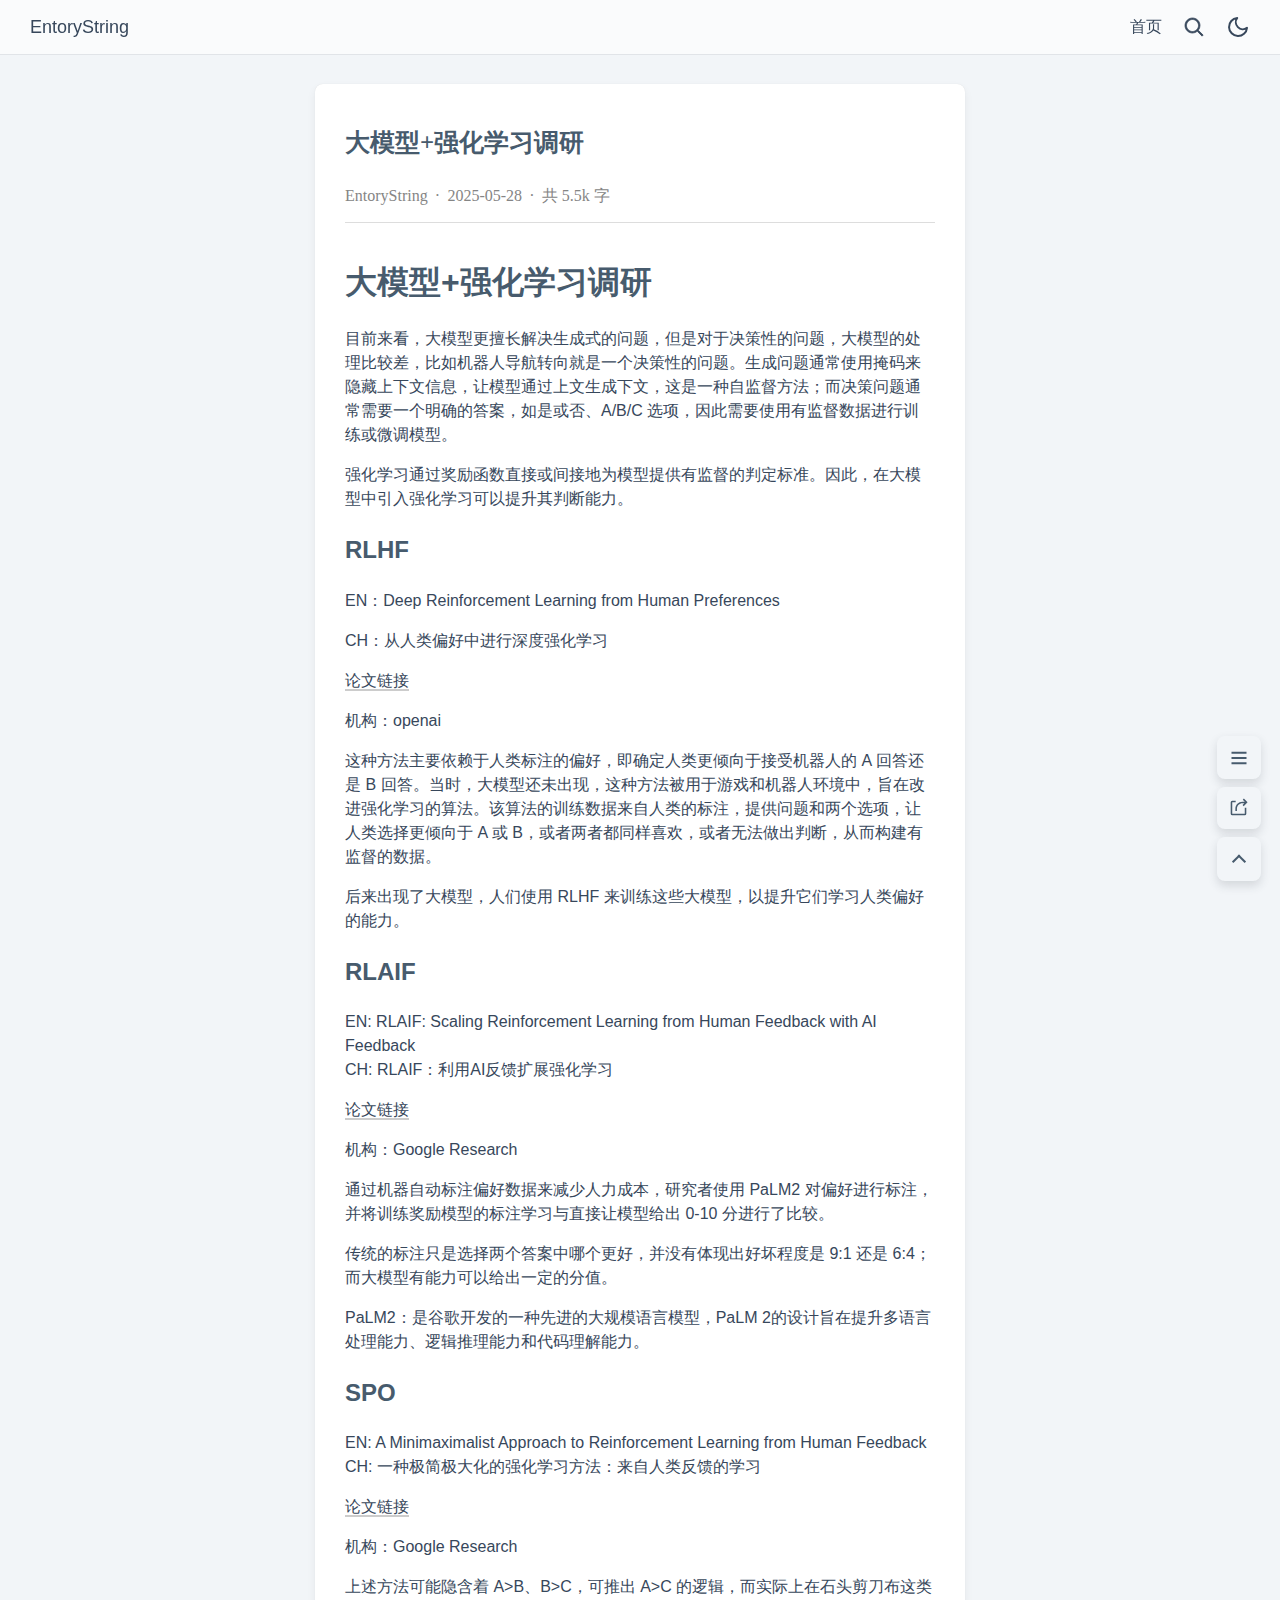
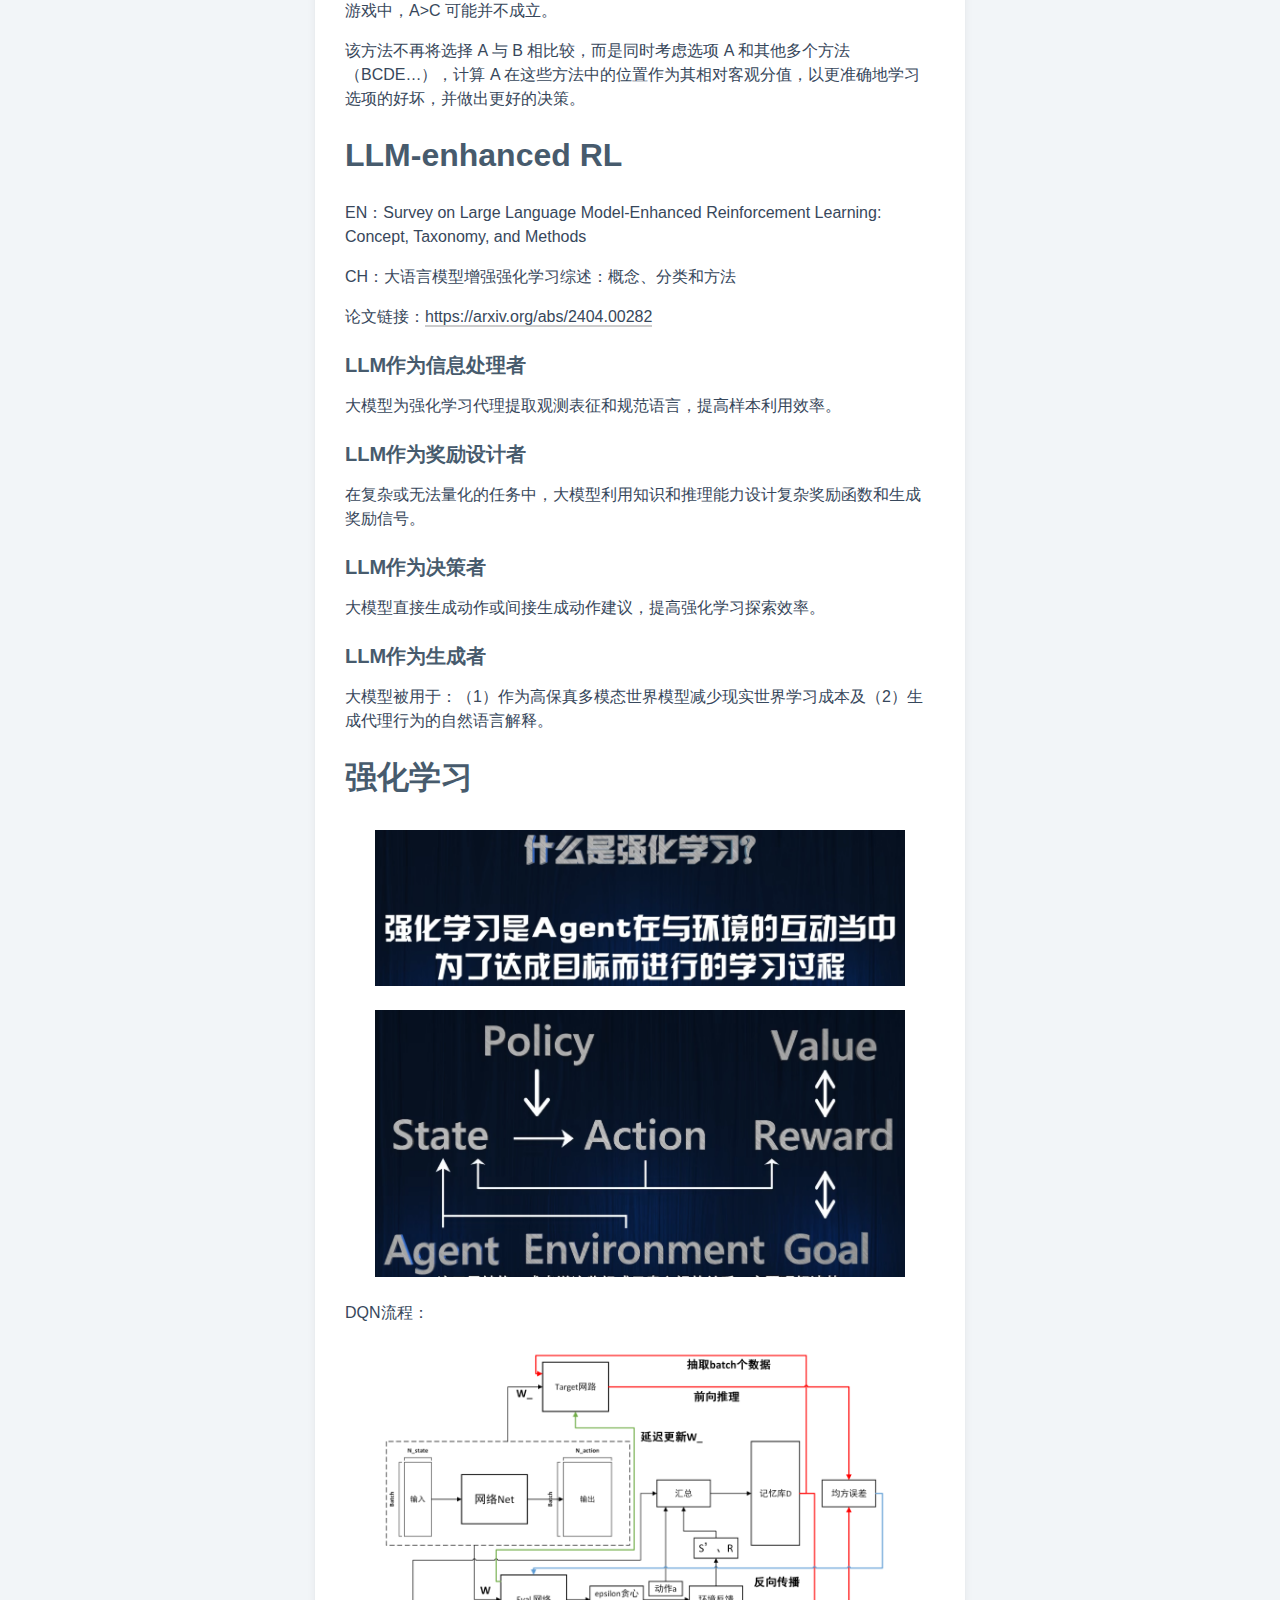
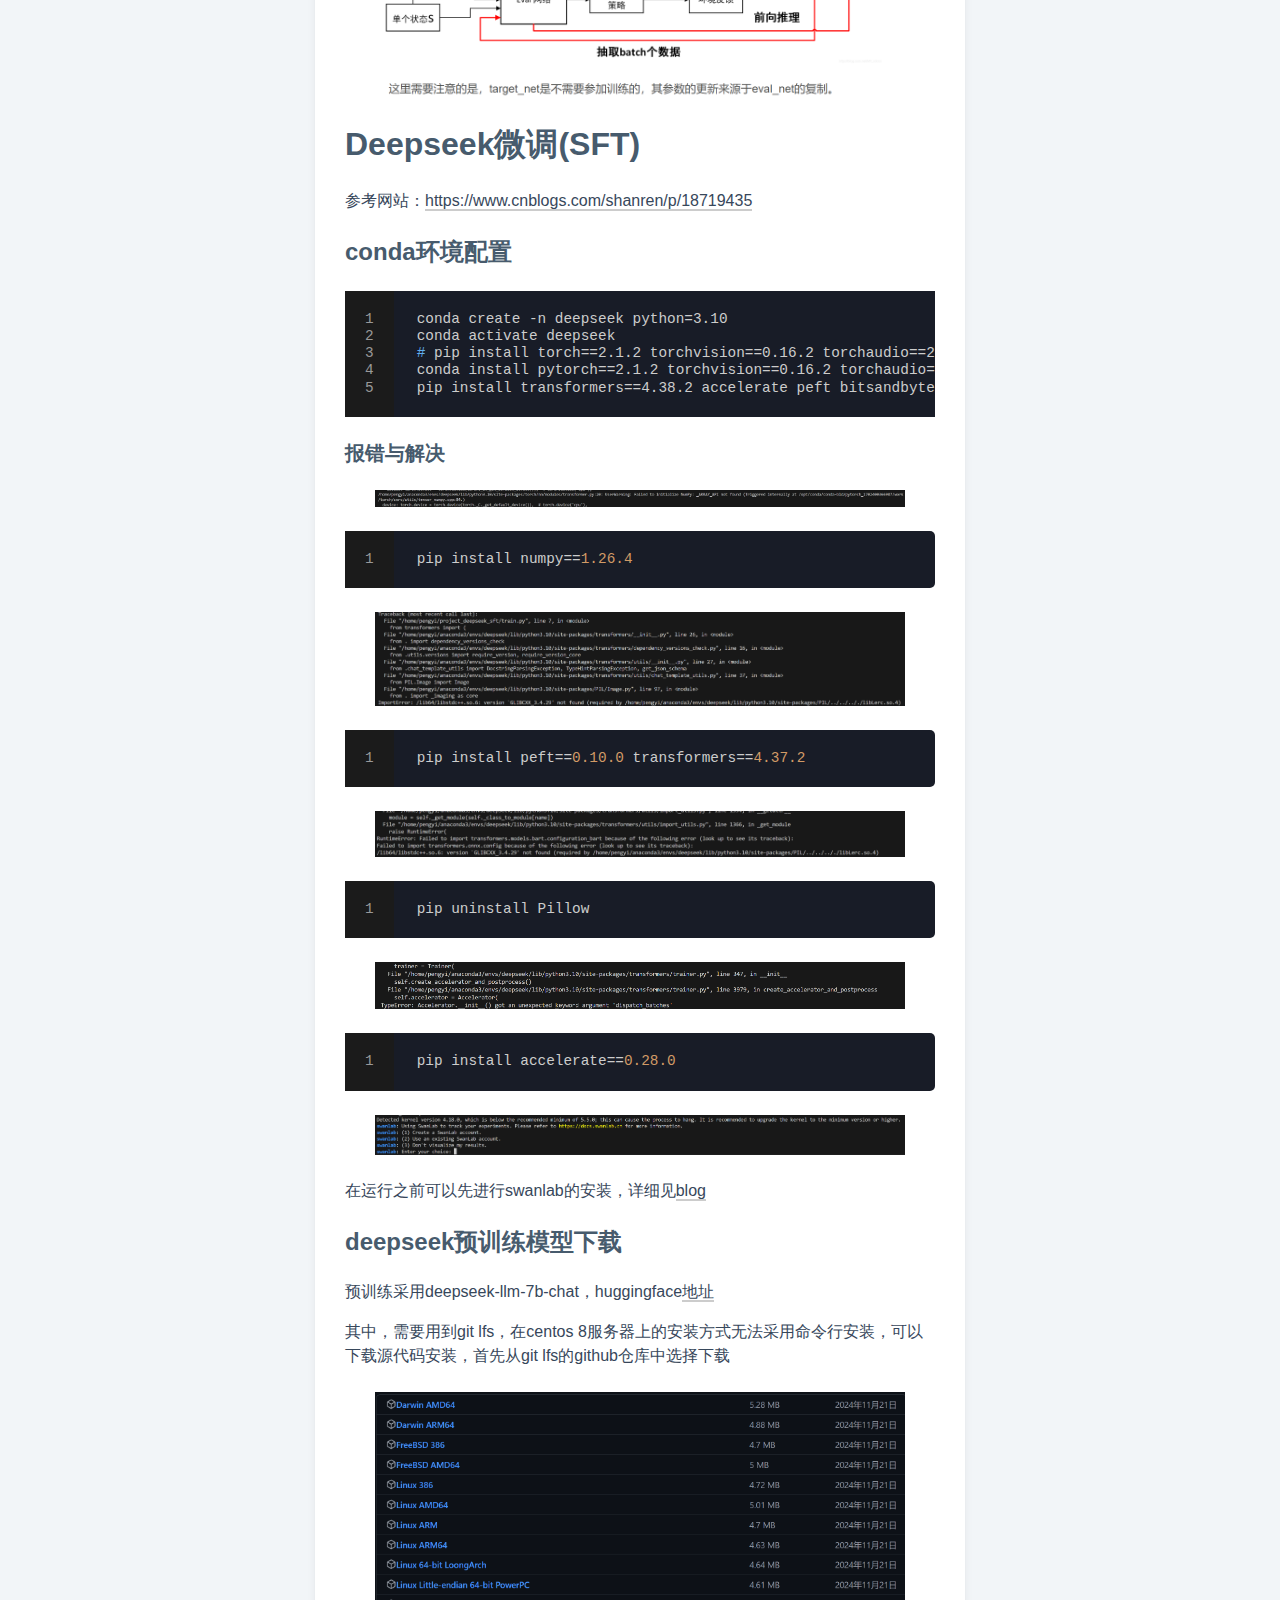
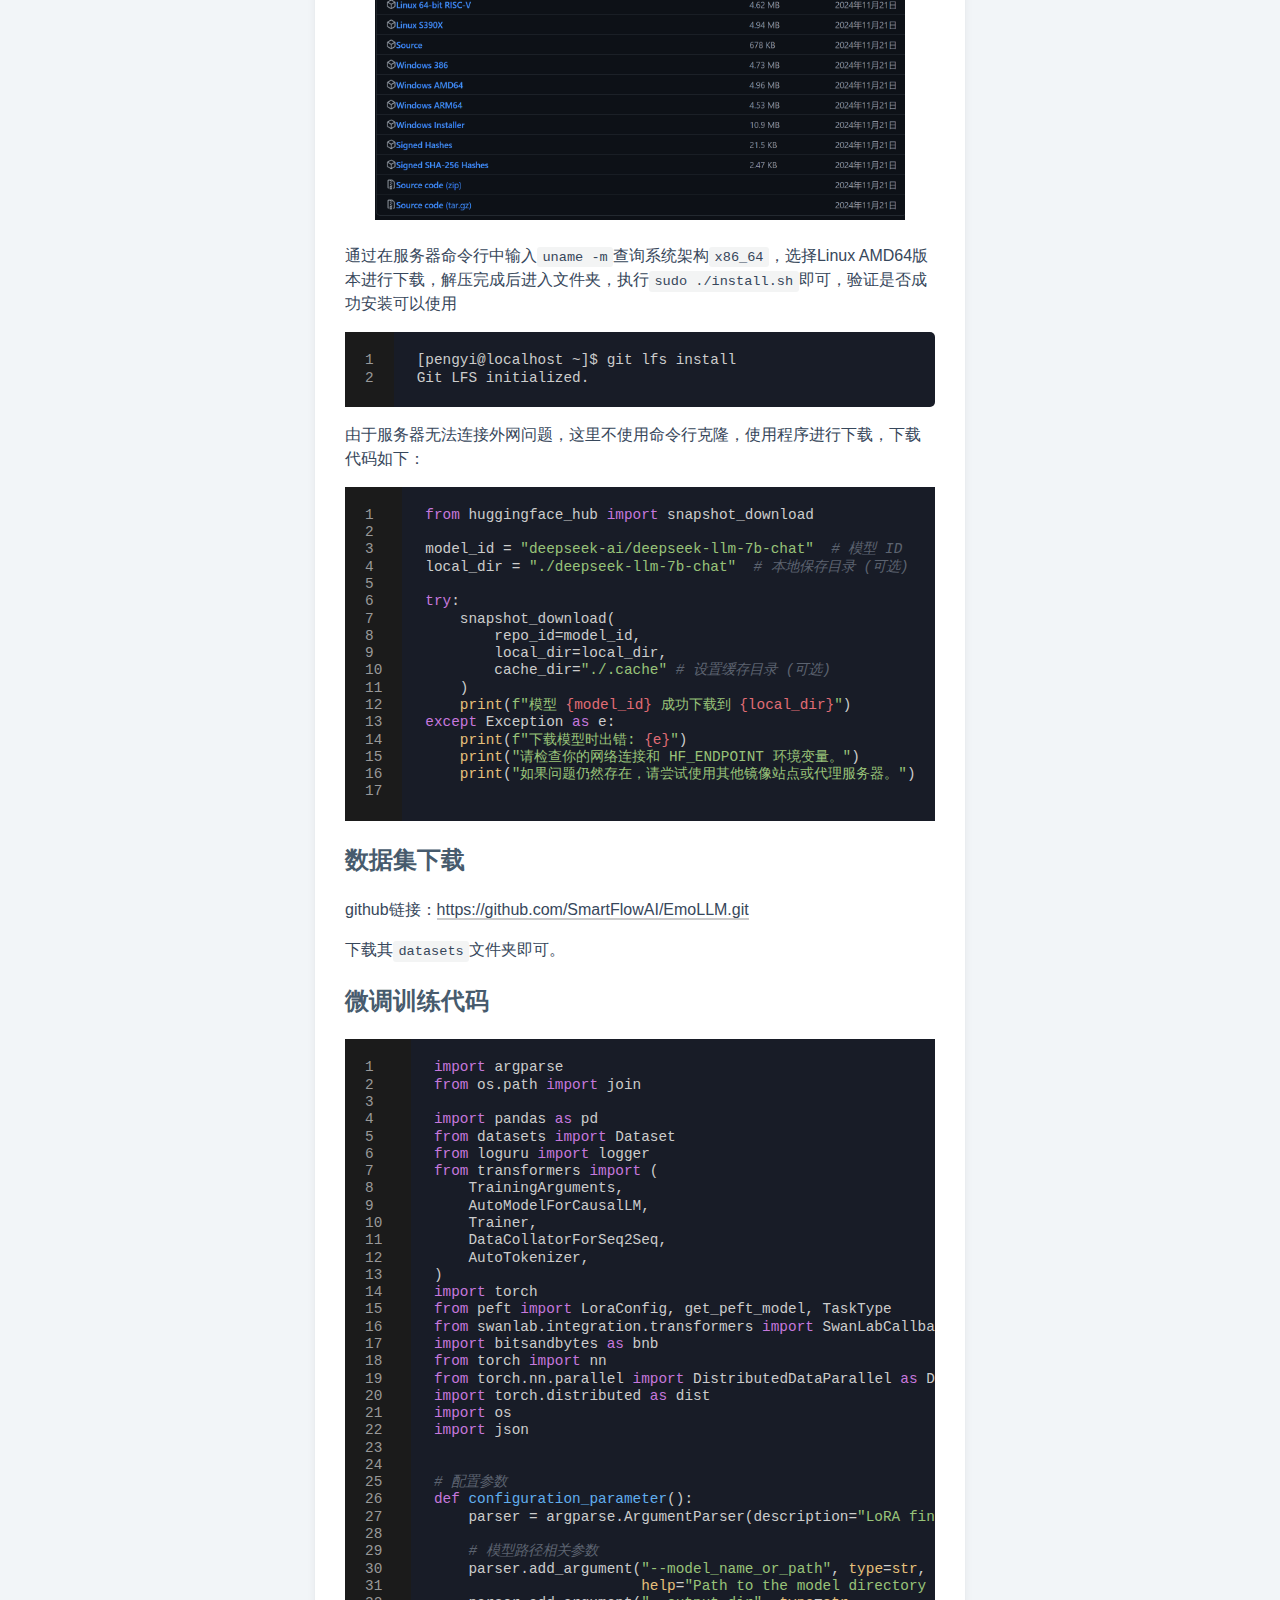
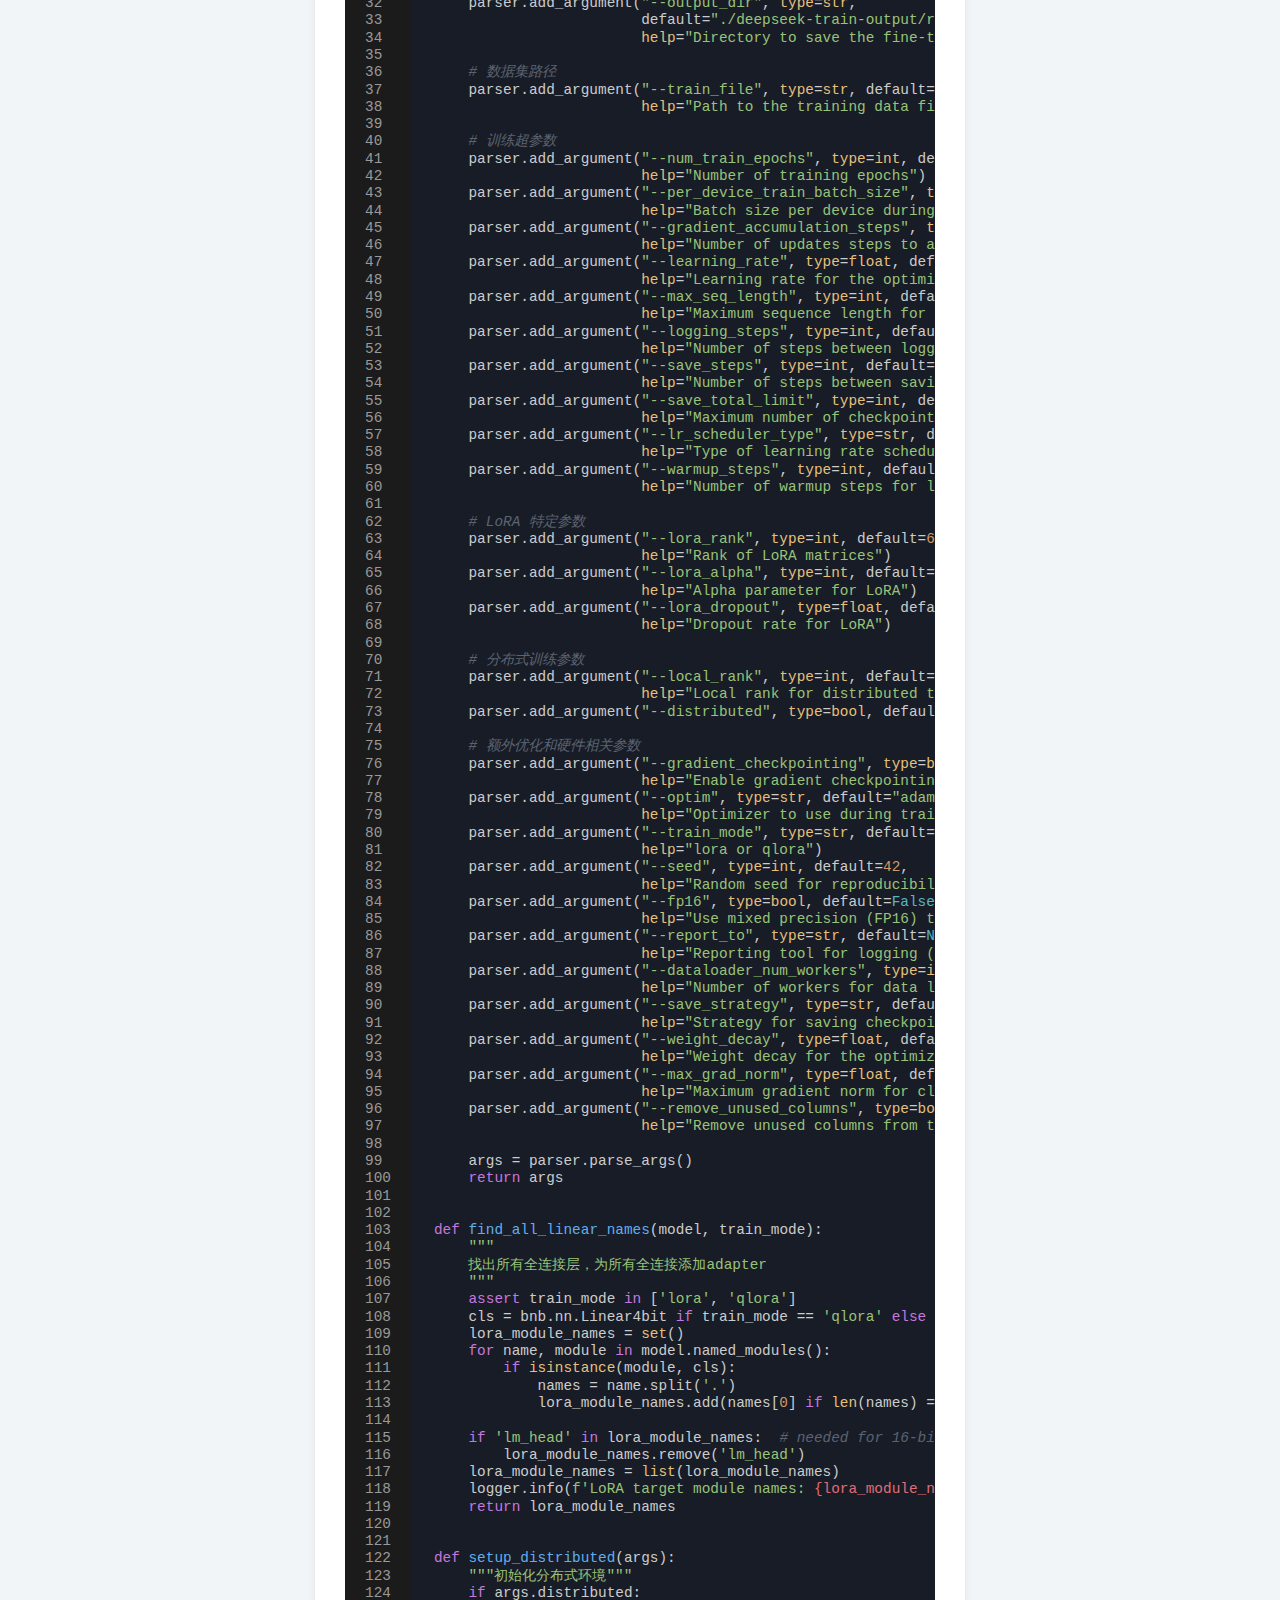
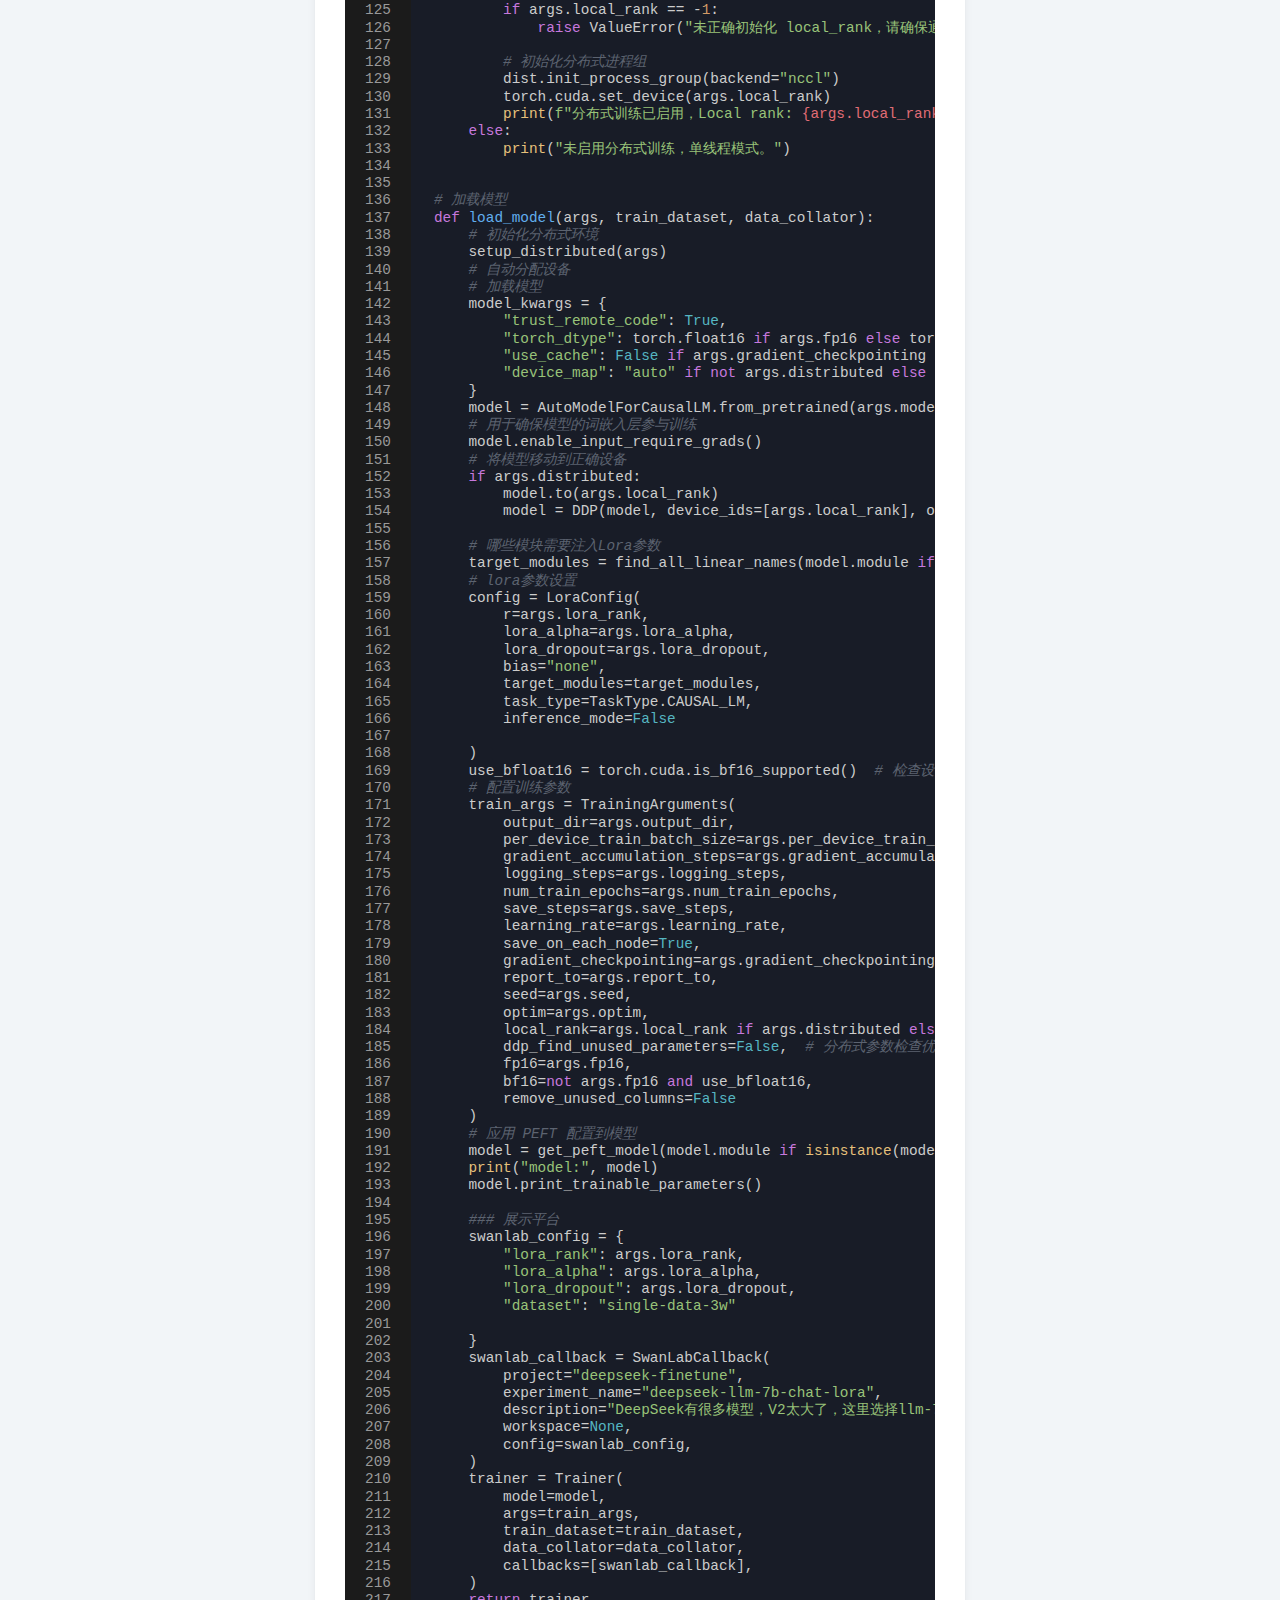
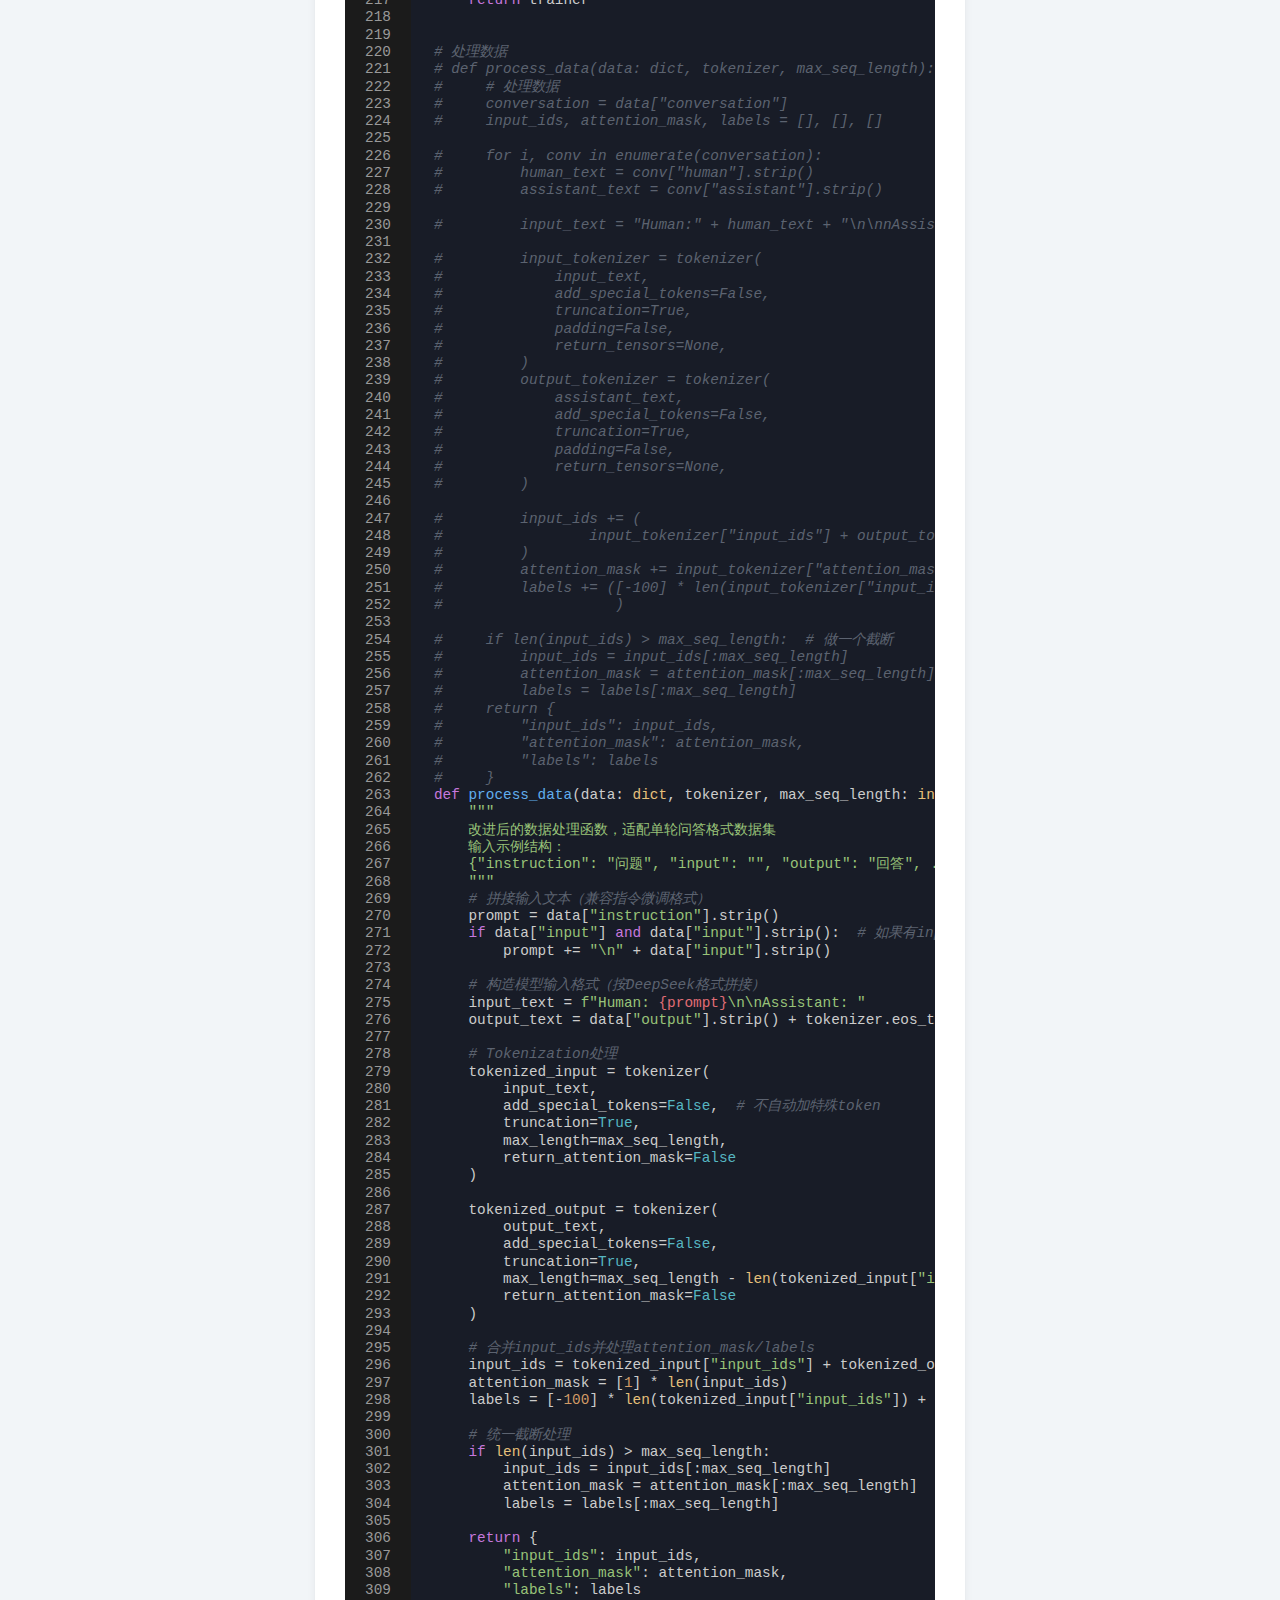
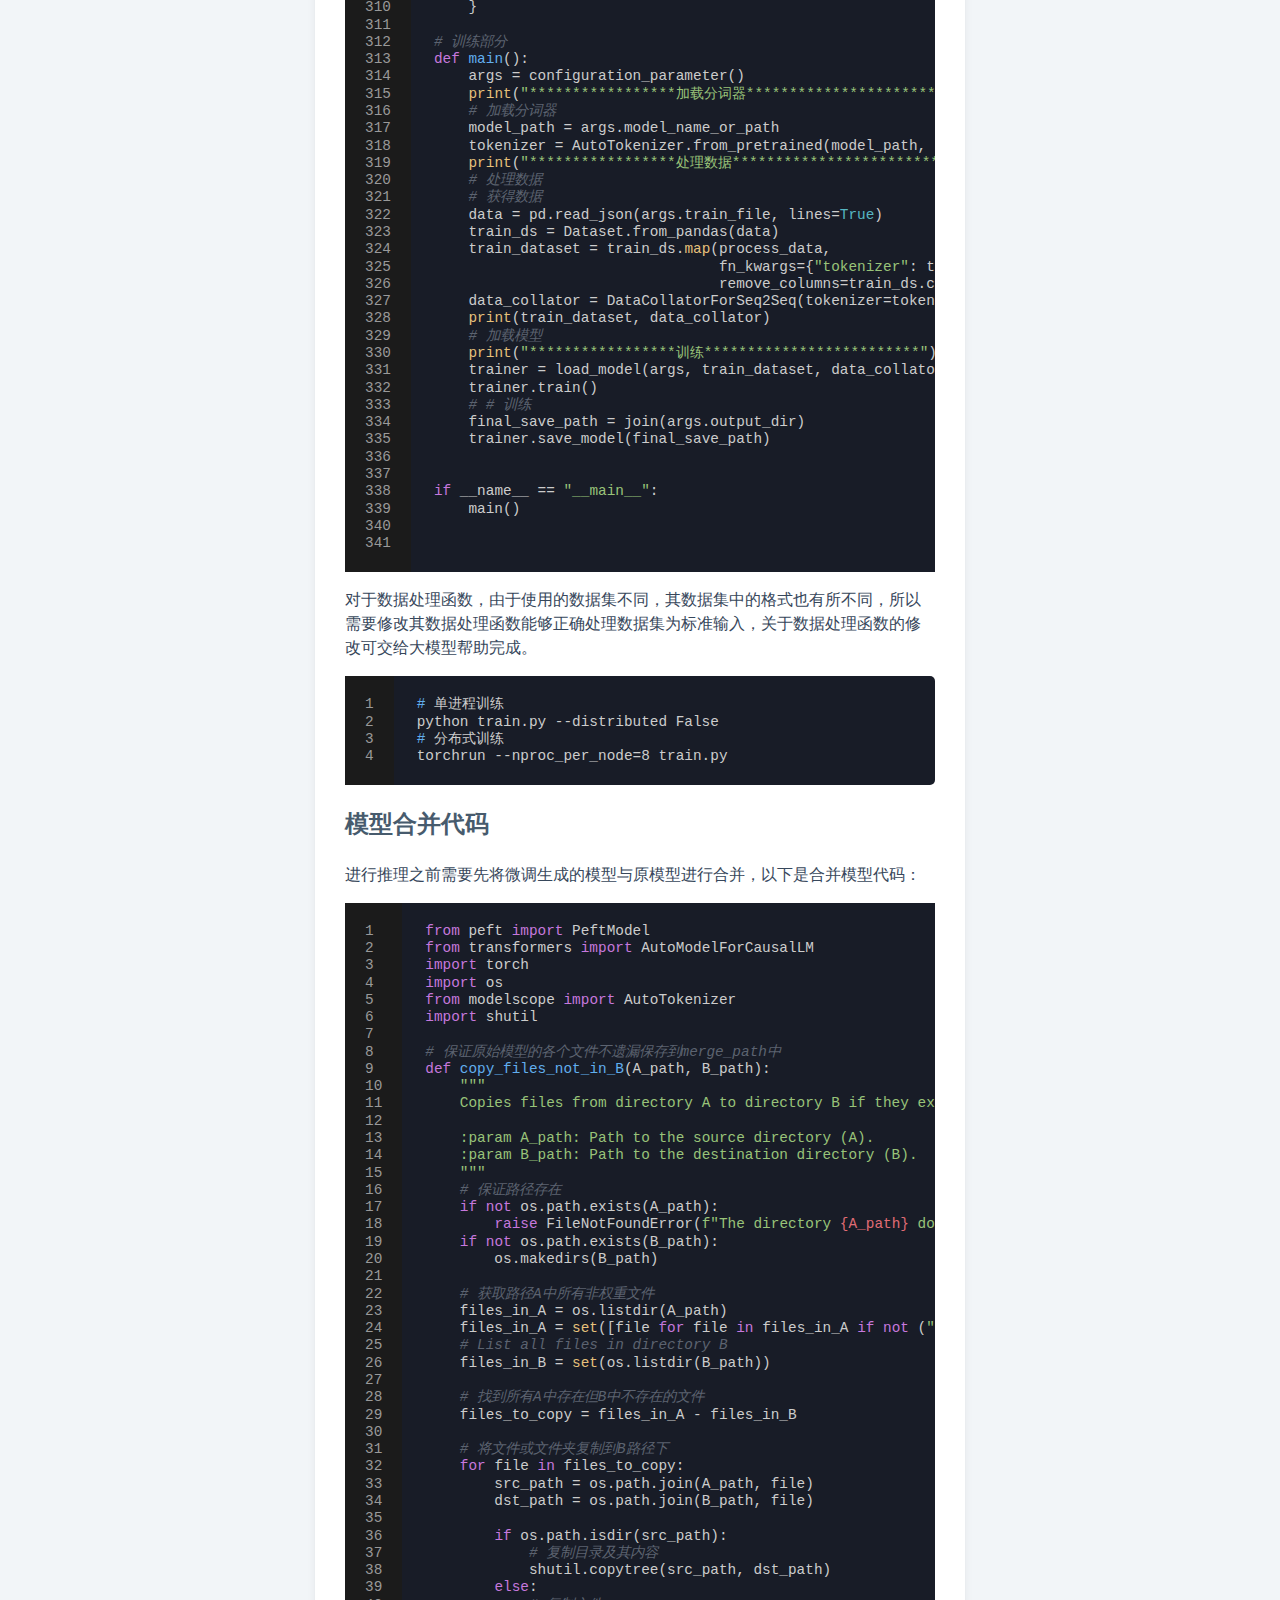
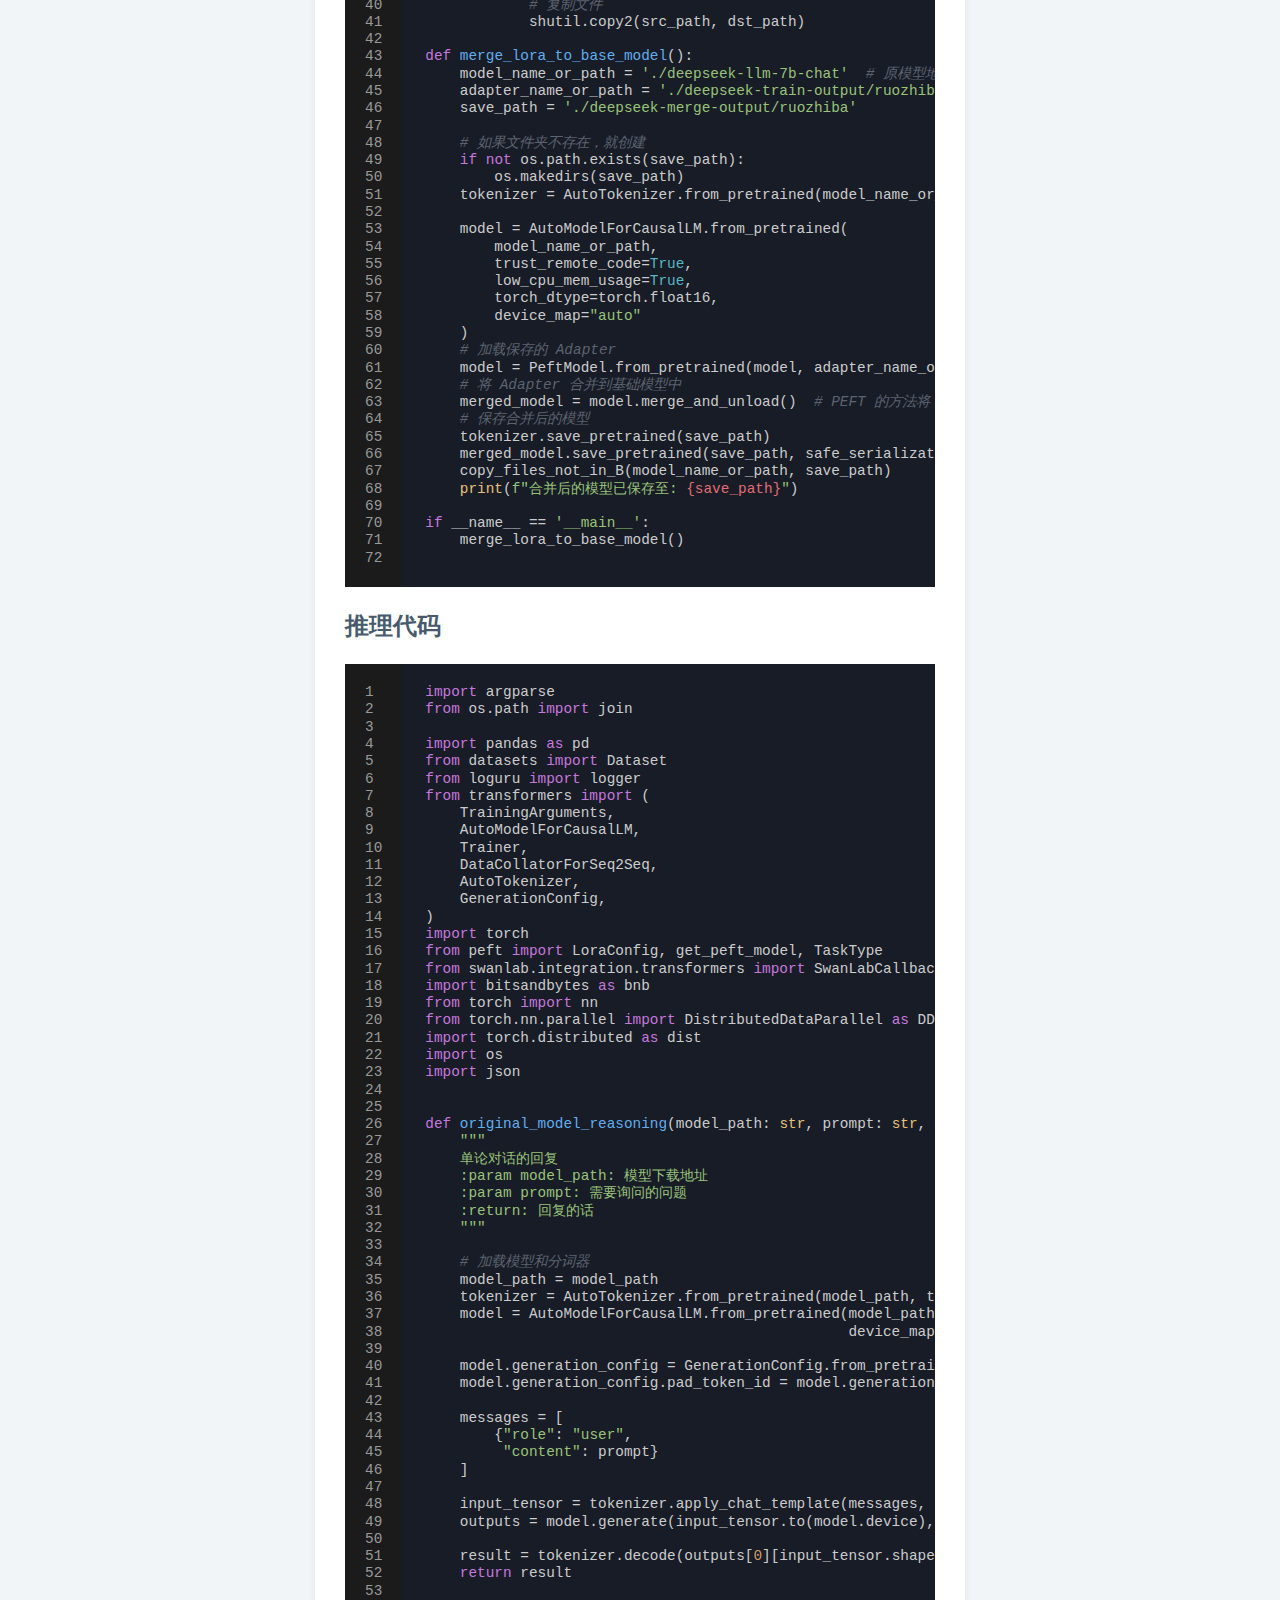
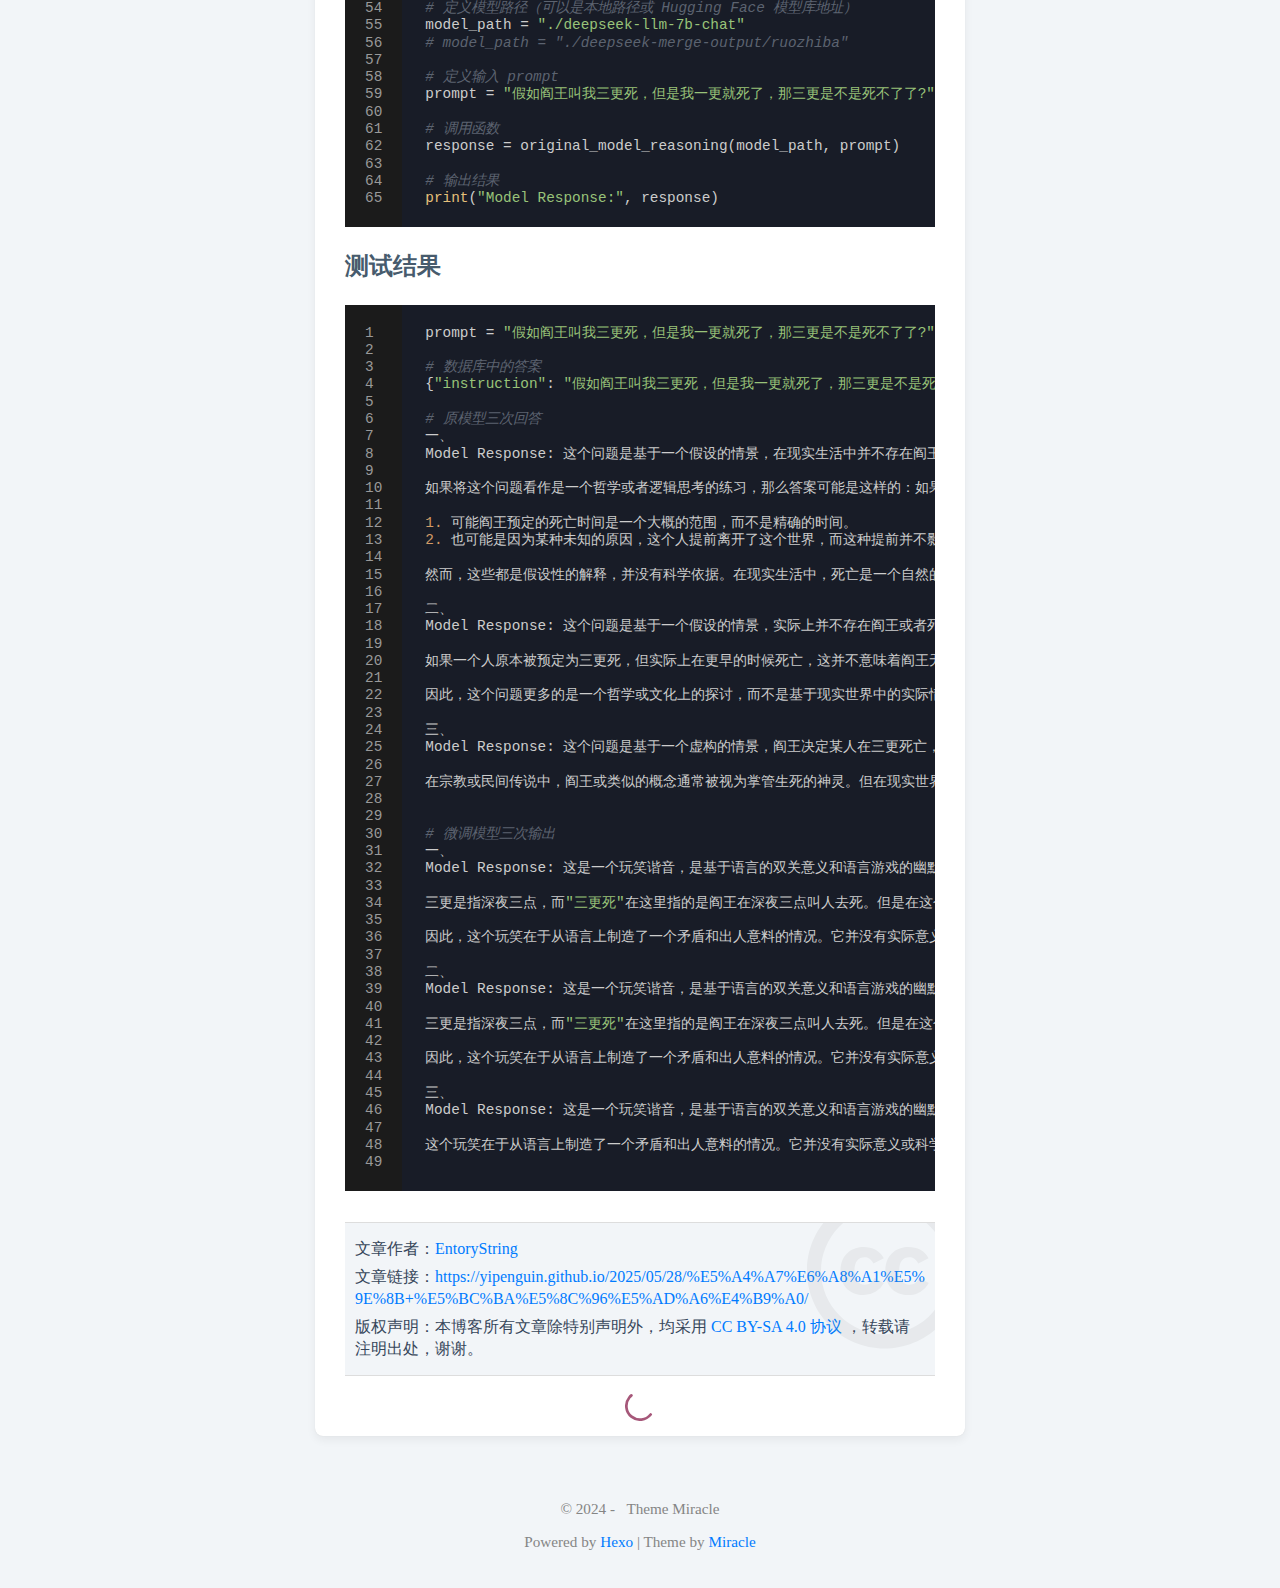
<file: 2025/05/28/大模型+强化学习/index.html>
<!DOCTYPE html>
<html lang="en">


<head>
    <meta charset="UTF-8">
    
    <link rel="apple-touch-icon" sizes="76x76" href="/null">
    <link rel="icon" type="image/png" href="/null">
    <meta name="viewport" content="width=device-width, initial-scale=1, maximum-scale=5">
    <title>大模型+强化学习调研 - EntoryString</title>
    
    <meta http-equiv="Content-Security-Policy" content="upgrade-insecure-requests">
    
    
    <meta name="description" content="">
    <meta name="author" content="EntoryString">
    <meta name="keywords" content="">
    <meta property="og:title" content="大模型+强化学习调研"/>
    <style>


    
    :root{
        --shadow-color: rgba(0,0,0,0.2);
        --sec-shadow: rgba(0,0,0,0.03);
        --shadow-hover-color: rgba(0,0,0,0.28);
        --first-text-color: #475b6d;
        --second-text-color: #37475b;
        --third-text-color: #858585;
        --default-text-color: #505050;
        --default-link-color: #007bff;
        --link-color: #000000;
        --second-link-color: #4F9BFA;
        --code-color:rgba(27,31,35,.05);
        --post-bkg-color: #fff;
        --page-bkg-color: #f2f5f8;
        --nav-a-hover-color: #3498db;
        --post-sec-text-color: #718096;
        --sec-bkg: #f2f5f8;
        --color-mode: 'light';
        --bkg-h: rgba(255,255,255,0.6);
        --bkg-m: #e1e4e8;
        --home-title-color: #4169E1;
        --shadow: 0 4px 10px rgba(0,2,4,0.06),0 0 1px rgba(0,2,4,0.11);
        --hr-color: #ddd;
        --bg-t: #f4f4f4;
        --nav-bkg: rgba(255,255,255,0.6);
    }

@media (prefers-color-scheme: dark) {
  :root {
    --color-mode: 'dark';
  }

  :root:not([data-theme]) {
    --first-text-color: hsla(0,0%,100%,0.92);
    --second-text-color: hsla(0,0%,100%,0.86);
    --third-text-color: #a7a9ad;
    --default-text-color: #505050;
    --default-link-color: #1589e9;
    --link-color: #000000;
    --second-link-color: #30a9de;
    --post-bkg-color: #252d38;
    --page-bkg-color: #181c27;
    --nav-a-hover-color: #3498db;
    --post-sec-text-color: #a7a9ad;
    --sec-bkg: #364151;
    --bkg-h: rgba(255,255,255,0.2);
    --bkg-m: rgba(255,255,255,0.1);
    --home-title-color: rgb(226, 82, 90);
    --code-color:#3e4b5e;
    --shadow: none;
    --hr-color: #718096;
    --bg-t: #364151;
    --nav-bkg: rgba(13,17,23,0.6);
  }
}

[data-theme='dark'] {
    --shadow-color: rgba(0,0,0,0.2);
    --shadow-hover-color: rgba(0,0,0,0.28);
    --first-text-color: hsla(0,0%,100%,0.92);
    --second-text-color: hsla(0,0%,100%,0.86);
    --third-text-color: #a7a9ad;
    --default-text-color: #505050;
    --default-link-color: #1589e9;
    --link-color: #000000;
    --second-link-color: #30a9de;
    --post-bkg-color: #252d38;
    --page-bkg-color: #181c27;
    --nav-a-hover-color: #3498db;
    --post-sec-text-color: #a7a9ad;
    --sec-bkg: #364151;
    --bkg-h: rgba(255,255,255,0.2);
    --bkg-m: rgba(255,255,255,0.1);
    --home-title-color: rgb(226, 82, 90);
    --code-color:#3e4b5e;
    --shadow: none;
    --hr-color: #718096;
    --bg-t: #364151;
    --nav-bkg: rgba(13,17,23,0.6);
}

</style>



<style>
#page-main,footer,.p-btn{
    display: none;
}
html, body {
    margin: 0;
    padding: 0;
    width: 100%;
    height: 100%;
}
body {
    background-color: var(--page-bkg-color);
    color: var(--second-text-color);
    overflow-y: scroll;
    overflow-x: hidden;
    transition: all .3s;
}
a {
    color: var(--default-link-color);
    text-decoration: none;
    background-color: transparent;
}
a:hover{
    color: var(--second-link-color);
}
.main-content,.post-card-main{
    margin: 30px;
}



@media (max-width: 410px){
    .post-card-main{
        max-width: 350px!important;
    }
}

@media (max-width: 980px){
    .post-card-main{
        max-width: 520px!important;
    }
}


@media (min-width: 780px){ 
    h3{
        font-size: 1.5rem;
        line-height: 1.5em;
    }
}
@media (min-width: 1280px){ 
    h3{
        font-size: 1.7rem;
        line-height: 1.5em;
    }
}
@media (min-width: 2096px){ 
    h3{
        font-size: 1.8rem;
        line-height: 1.5em;
    }
}

.text-center{
    text-align: center!important;
}
.middle-center{
    display: -webkit-box;
    display: -ms-flexbox;
    display: flex;
    -webkit-box-align: center;
    -ms-flex-align: center;
    align-items: center;
    -webkit-box-pack: center;
    -ms-flex-pack: center;
    justify-content: center;
    height: 100%;
}
header {
    display: flex;
    justify-content: space-between;
    align-items: center;
    position: fixed;
    height: 54px;
    padding: 0 1.25rem;
    top: 0;
    left: 0;
    right: 0;
    z-index: 10;
    border-bottom: 1px solid var(--bkg-m);
    background-color: var(--nav-bkg);
    backdrop-filter: blur(4px);
    transition: all .3s;
}
header .header__left, header .header__right {
    display: flex;
    align-items: center;
    font-family: rubik,sans-serif,Varela Round;
}
header .header__left .logo__text {
    font-size: 18px;
    font-weight: 450;
    padding: 14.5px 10px;
    border-radius: 5px;
    color: var(--second-text-color);
}
header .header__right .navbar__menus {
    height: 54px;
    padding: 0 0 0 15px;
}
header .header__right .button {
    color: var(--second-text-color);
}
header .header__right .navbar__menus .navbar-menu {
    display: inline-block;
    align-items: center;
    height: 54px;
    padding: 0 10px;
    font-size: 16px;
    line-height: 54px;
}
header .header__right .dropdown-icon {
    display: none;
    height: 54px;
    padding: 15px 10px;
    border: 0;
    background-color: transparent;
}
header .header__right .dropdown-menus {
    line-height: 2rem;
    animation: slide-in .15s ease 1;
    display: none;
    position: absolute;
    left: 12px;
    right: 12px;
    top: calc(54px + 10px);
    border-radius: 6px;
    padding: 24px;
    background-color: var(--page-bkg-color);
    border: 1px solid var(--bkg-m);
    z-index: 9999;
    justify-items: center;
    justify-content: center;
    flex-direction: column;
}
header .header__right #btn-search, header .header__right #btn-toggle-dark{
    display: inline-block;
    padding:  18px 10px;
    height: 25px;
}
header .header__right #btn-dropdown{
  display: inline-block;
  padding:  13.5px 0;
}
header .header__right .dropdown-menus .dropdown-menu {
    padding: 10px;
    color: var(--second-text-color);
}
@media screen and (max-width: 764px){
.navbar__menus {
    display: none!important;
}
.dropdown-icon {
    display: inline-block!important;
}
}
.p-btn{
    position: fixed;
    bottom: 1.2rem;
    right: 1.2rem;
    contain: layout;
}
.toc-btn,.click-btn{
    cursor: pointer;
    -webkit-appearance: none;
    -moz-appearance: none;
    appearance: none;
    align-items: center;
    margin-top: .5rem;
    font-size: .75rem;
    background-color: var(--sec-bkg);
    display: block;
    padding: 0.9rem;
    box-shadow: 0 0.3rem 0.6rem rgba(48,55,66,.15);
    border: none;
    border-radius: 0.5rem;
    line-height: 1;
    color: var(--first-text-color);
}
.toc-link{
    color: var(--second-text-color);
}

#css-loading h3{
    font-weight: 500;
    font-size: 1.4rem;
    text-align: center;
    position: fixed;
    top: 200px;
    left: 0;
    right: 0;
    opacity: 0;
    animation: cssLoad;
    animation-delay: 0.3s;
    -webkit-animation: cssLoad;
    -webkit-animation-delay: 0.3s;
}
@keyframes cssLoad {
    from {
        opacity: 0;
    }
    to {
        opacity: 0.9;
    }
}


.memorial {
    -webkit-filter: grayscale(100%);
    -moz-filter: grayscale(100%);
    -ms-filter: grayscale(100%);
    -o-filter: grayscale(100%);
    filter: grayscale(100%);
    filter:progid:DXImageTransform.Microsoft.BasicImage(grayscale=1); filter:gray;
}


    .post-copyright:after {
        position: absolute;
        color: #fff;
        background: url("data:image/svg+xml;charset=utf-8,%3Csvg xmlns='http://www.w3.org/2000/svg' viewBox='0 0 496 512'%3E%3Cpath fill='gray' d='M245.8 214.9l-33.2 17.3c-9.4-19.6-25.2-20-27.4-20-22.2 0-33.3 14.6-33.3 43.9 0 23.5 9.2 43.8 33.3 43.8 14.4 0 24.6-7 30.5-21.3l30.6 15.5a73.2 73.2 0 01-65.1 39c-22.6 0-74-10.3-74-77 0-58.7 43-77 72.6-77 30.8-.1 52.7 11.9 66 35.8zm143 0l-32.7 17.3c-9.5-19.8-25.7-20-27.9-20-22.1 0-33.2 14.6-33.2 43.9 0 23.5 9.2 43.8 33.2 43.8 14.5 0 24.7-7 30.5-21.3l31 15.5c-2 3.8-21.3 39-65 39-22.7 0-74-9.9-74-77 0-58.7 43-77 72.6-77C354 179 376 191 389 214.8zM247.7 8C104.7 8 0 123 0 256c0 138.4 113.6 248 247.6 248C377.5 504 496 403 496 256 496 118 389.4 8 247.6 8zm.8 450.8c-112.5 0-203.7-93-203.7-202.8 0-105.5 85.5-203.3 203.8-203.3A201.7 201.7 0 01451.3 256c0 121.7-99.7 202.9-202.9 202.9z'/%3E%3C/svg%3E");
        content: ' ';
        height: 10rem;
        width: 10rem;
        right: -2rem;
        top: -2rem;
        opacity: .1;
    }

</style>

    

    
        <!--
        <link rel="stylesheet" href="/css/page.css" media="print"
            onload="this.media='all';this.onload=null">
        <noscript>-->
            <link rel="stylesheet" href="/css/page.css">
        <!--</noscript>-->
    
    
    <link rel="stylesheet" href="/css/main.css" media="print" onload="this.media='all';this.onload=null">
    <noscript>
        <link rel="stylesheet" href="/css/main.css">
    </noscript>

    
    <script src="/js/main.js"></script>
    
<meta name="generator" content="Hexo 7.3.0"></head>

    <body>
        <header>
            
<div class="header__left">
	<a href="/" class="button"><span class="logo__text">EntoryString</span></a>
</div>
<div class="header__right">
	<div class="navbar__menus">
		
		<a href="/" class="button">
			<div class="navbar-menu">首页</div>
		</a>
		
	</div>
	
	<a href="/search/" class="button">
		<div id="btn-search">
			<svg xmlns="http://www.w3.org/2000/svg" viewbox="0 0 1024 1024" width="24" height="24" fill="currentColor"
				stroke="currentColor" stroke-width="32">
				<path
					d="M192 448c0-141.152 114.848-256 256-256s256 114.848 256 256-114.848 256-256 256-256-114.848-256-256z m710.624 409.376l-206.88-206.88A318.784 318.784 0 0 0 768 448c0-176.736-143.264-320-320-320S128 271.264 128 448s143.264 320 320 320a318.784 318.784 0 0 0 202.496-72.256l206.88 206.88 45.248-45.248z">
				</path>
			</svg>
		</div>
	</a>
	
	<a href="javaScript:void(0);" class="button" id="btn-toggle-dark">
		<div>
			<svg xmlns="http://www.w3.org/2000/svg" width="24" height="24" viewbox="0 0 24 24" fill="none"
				stroke="currentColor" stroke-width="2" stroke-linecap="round" stroke-linejoin="round">
				<path d="M21 12.79A9 9 0 1 1 11.21 3 7 7 0 0 0 21 12.79z"></path>
			</svg>
		</div>
	</a>
	<a href="javaScript:void(0);" class="dropdown-icon button">
		<div id="btn-dropdown">
			<svg xmlns="http://www.w3.org/2000/svg" viewbox="0 0 1024 1024" width="24" height="24" fill="currentColor"
				stroke="currentColor" stroke-width="32" stroke-linecap="round">
				<path
					d="M903.43 561.52H148.8c-13.25 0-24-10.75-24-24s10.75-24 24-24h754.63c13.25 0 24 10.75 24 24s-10.75 24-24 24zM903.43 204.31H148.8c-13.25 0-24-10.75-24-24s10.75-24 24-24h754.63c13.25 0 24 10.75 24 24s-10.75 24-24 24zM903.43 918.73H148.8c-13.25 0-24-10.75-24-24s10.75-24 24-24h754.63c13.25 0 24 10.75 24 24s-10.75 24-24 24z"
					fill="currentColor"></path>
			</svg>
		</div>
	</a>
	<div class="dropdown-menus" id="dropdown-menus">
		
		<a href="/" class="dropdown-menu button">首页</a>
		<br>
		
	</div>
</div>

        </header>
        <div id="top"></div>
        <div id="page-main" class="main-content">
        <div class="mg-top">
            

<article class="page">
<div id="post-meta-m">
    <div class="post-meta" id="post-meta">
  <h3>大模型+强化学习调研</h3>
    
      <span class="post-meta-label">
        EntoryString
      </span>
    
    
      <span class="post-meta-label">
        <span class="p-dot"></span>
        <time datetime="2025-05-28 14:33" pubdate>
          2025-05-28
        </time>
      </span>
    
    
      
      <span class="post-meta">
        <span class="p-dot"></span>
        共 5.5k 字
      </span>
    
    
    
  </div>
  
</div>
<div class="article-m">
  <div class="post-toc">
    
      <ol class="toc"><li class="toc-item toc-level-1"><a class="toc-link" href="#%E5%A4%A7%E6%A8%A1%E5%9E%8B-%E5%BC%BA%E5%8C%96%E5%AD%A6%E4%B9%A0%E8%B0%83%E7%A0%94"><span class="toc-number">1.</span> <span class="toc-text">大模型+强化学习调研</span></a><ol class="toc-child"><li class="toc-item toc-level-2"><a class="toc-link" href="#RLHF"><span class="toc-number">1.1.</span> <span class="toc-text">RLHF</span></a></li><li class="toc-item toc-level-2"><a class="toc-link" href="#RLAIF"><span class="toc-number">1.2.</span> <span class="toc-text">RLAIF</span></a></li><li class="toc-item toc-level-2"><a class="toc-link" href="#SPO"><span class="toc-number">1.3.</span> <span class="toc-text">SPO</span></a></li></ol></li><li class="toc-item toc-level-1"><a class="toc-link" href="#LLM-enhanced-RL"><span class="toc-number">2.</span> <span class="toc-text">LLM-enhanced RL</span></a><ol class="toc-child"><li class="toc-item toc-level-3"><a class="toc-link" href="#LLM%E4%BD%9C%E4%B8%BA%E4%BF%A1%E6%81%AF%E5%A4%84%E7%90%86%E8%80%85"><span class="toc-number">2.0.1.</span> <span class="toc-text">LLM作为信息处理者</span></a></li><li class="toc-item toc-level-3"><a class="toc-link" href="#LLM%E4%BD%9C%E4%B8%BA%E5%A5%96%E5%8A%B1%E8%AE%BE%E8%AE%A1%E8%80%85"><span class="toc-number">2.0.2.</span> <span class="toc-text">LLM作为奖励设计者</span></a></li><li class="toc-item toc-level-3"><a class="toc-link" href="#LLM%E4%BD%9C%E4%B8%BA%E5%86%B3%E7%AD%96%E8%80%85"><span class="toc-number">2.0.3.</span> <span class="toc-text">LLM作为决策者</span></a></li><li class="toc-item toc-level-3"><a class="toc-link" href="#LLM%E4%BD%9C%E4%B8%BA%E7%94%9F%E6%88%90%E8%80%85"><span class="toc-number">2.0.4.</span> <span class="toc-text">LLM作为生成者</span></a></li></ol></li></ol></li><li class="toc-item toc-level-1"><a class="toc-link" href="#%E5%BC%BA%E5%8C%96%E5%AD%A6%E4%B9%A0"><span class="toc-number">3.</span> <span class="toc-text">强化学习</span></a></li><li class="toc-item toc-level-1"><a class="toc-link" href="#Deepseek%E5%BE%AE%E8%B0%83-SFT"><span class="toc-number">4.</span> <span class="toc-text">Deepseek微调(SFT)</span></a><ol class="toc-child"><li class="toc-item toc-level-2"><a class="toc-link" href="#conda%E7%8E%AF%E5%A2%83%E9%85%8D%E7%BD%AE"><span class="toc-number">4.1.</span> <span class="toc-text">conda环境配置</span></a><ol class="toc-child"><li class="toc-item toc-level-3"><a class="toc-link" href="#%E6%8A%A5%E9%94%99%E4%B8%8E%E8%A7%A3%E5%86%B3"><span class="toc-number">4.1.1.</span> <span class="toc-text">报错与解决</span></a></li></ol></li><li class="toc-item toc-level-2"><a class="toc-link" href="#deepseek%E9%A2%84%E8%AE%AD%E7%BB%83%E6%A8%A1%E5%9E%8B%E4%B8%8B%E8%BD%BD"><span class="toc-number">4.2.</span> <span class="toc-text">deepseek预训练模型下载</span></a></li><li class="toc-item toc-level-2"><a class="toc-link" href="#%E6%95%B0%E6%8D%AE%E9%9B%86%E4%B8%8B%E8%BD%BD"><span class="toc-number">4.3.</span> <span class="toc-text">数据集下载</span></a></li><li class="toc-item toc-level-2"><a class="toc-link" href="#%E5%BE%AE%E8%B0%83%E8%AE%AD%E7%BB%83%E4%BB%A3%E7%A0%81"><span class="toc-number">4.4.</span> <span class="toc-text">微调训练代码</span></a></li><li class="toc-item toc-level-2"><a class="toc-link" href="#%E6%A8%A1%E5%9E%8B%E5%90%88%E5%B9%B6%E4%BB%A3%E7%A0%81"><span class="toc-number">4.5.</span> <span class="toc-text">模型合并代码</span></a></li><li class="toc-item toc-level-2"><a class="toc-link" href="#%E6%8E%A8%E7%90%86%E4%BB%A3%E7%A0%81"><span class="toc-number">4.6.</span> <span class="toc-text">推理代码</span></a></li><li class="toc-item toc-level-2"><a class="toc-link" href="#%E6%B5%8B%E8%AF%95%E7%BB%93%E6%9E%9C"><span class="toc-number">4.7.</span> <span class="toc-text">测试结果</span></a></li></ol></li></ol>
    
  </div>
    <div id="article">
      <div id="post-content" class="markdown-body textretty">
        <h1 id="大模型-强化学习调研"><a href="#大模型-强化学习调研" class="headerlink" title="大模型+强化学习调研"></a>大模型+强化学习调研</h1><p>目前来看，大模型更擅长解决生成式的问题，但是对于决策性的问题，大模型的处理比较差，比如机器人导航转向就是一个决策性的问题。生成问题通常使用掩码来隐藏上下文信息，让模型通过上文生成下文，这是一种自监督方法；而决策问题通常需要一个明确的答案，如是或否、A&#x2F;B&#x2F;C 选项，因此需要使用有监督数据进行训练或微调模型。</p>
<p>强化学习通过奖励函数直接或间接地为模型提供有监督的判定标准。因此，在大模型中引入强化学习可以提升其判断能力。</p>
<h2 id="RLHF"><a href="#RLHF" class="headerlink" title="RLHF"></a>RLHF</h2><p>EN：Deep Reinforcement Learning from Human Preferences</p>
<p>CH：从人类偏好中进行深度强化学习</p>
<p><a target="_blank" rel="noopener" href="https://arxiv.org/abs/1706.03741">论文链接</a></p>
<p>机构：openai</p>
<p>这种方法主要依赖于人类标注的偏好，即确定人类更倾向于接受机器人的 A 回答还是 B 回答。当时，大模型还未出现，这种方法被用于游戏和机器人环境中，旨在改进强化学习的算法。该算法的训练数据来自人类的标注，提供问题和两个选项，让人类选择更倾向于 A 或 B，或者两者都同样喜欢，或者无法做出判断，从而构建有监督的数据。</p>
<p>后来出现了大模型，人们使用 RLHF 来训练这些大模型，以提升它们学习人类偏好的能力。</p>
<h2 id="RLAIF"><a href="#RLAIF" class="headerlink" title="RLAIF"></a>RLAIF</h2><p>EN: RLAIF: Scaling Reinforcement Learning from Human Feedback with AI Feedback<br>CH: RLAIF：利用AI反馈扩展强化学习</p>
<p><a target="_blank" rel="noopener" href="http://arxiv.org/abs/2309.00267v2">论文链接</a></p>
<p>机构：Google Research</p>
<p>通过机器自动标注偏好数据来减少人力成本，研究者使用 PaLM2 对偏好进行标注，并将训练奖励模型的标注学习与直接让模型给出 0-10 分进行了比较。</p>
<p>传统的标注只是选择两个答案中哪个更好，并没有体现出好坏程度是 9:1 还是 6:4；而大模型有能力可以给出一定的分值。</p>
<p>PaLM2：是谷歌开发的一种先进的大规模语言模型，PaLM 2的设计旨在提升多语言处理能力、逻辑推理能力和代码理解能力。</p>
<h2 id="SPO"><a href="#SPO" class="headerlink" title="SPO"></a>SPO</h2><p>EN: A Minimaximalist Approach to Reinforcement Learning from Human Feedback<br>CH:  一种极简极大化的强化学习方法：来自人类反馈的学习</p>
<p><a target="_blank" rel="noopener" href="http://arxiv.org/abs/2401.04056v1">论文链接</a></p>
<p>机构：Google Research</p>
<p>上述方法可能隐含着 A&gt;B、B&gt;C，可推出 A&gt;C 的逻辑，而实际上在石头剪刀布这类游戏中，A&gt;C 可能并不成立。</p>
<p>该方法不再将选择 A 与 B 相比较，而是同时考虑选项 A 和其他多个方法（BCDE…），计算 A 在这些方法中的位置作为其相对客观分值，以更准确地学习选项的好坏，并做出更好的决策。</p>
<h1 id="LLM-enhanced-RL"><a href="#LLM-enhanced-RL" class="headerlink" title="LLM-enhanced RL"></a>LLM-enhanced RL</h1><p>EN：Survey on Large Language Model-Enhanced Reinforcement Learning: Concept, Taxonomy, and Methods</p>
<p>CH：大语言模型增强强化学习综述：概念、分类和方法</p>
<p>论文链接：<a target="_blank" rel="noopener" href="https://arxiv.org/abs/2404.00282">https://arxiv.org/abs/2404.00282</a></p>
<h3 id="LLM作为信息处理者"><a href="#LLM作为信息处理者" class="headerlink" title="LLM作为信息处理者"></a>LLM作为信息处理者</h3><p>大模型为强化学习代理提取观测表征和规范语言，提高样本利用效率。</p>
<h3 id="LLM作为奖励设计者"><a href="#LLM作为奖励设计者" class="headerlink" title="LLM作为奖励设计者"></a>LLM作为奖励设计者</h3><p>在复杂或无法量化的任务中，大模型利用知识和推理能力设计复杂奖励函数和生成奖励信号。</p>
<h3 id="LLM作为决策者"><a href="#LLM作为决策者" class="headerlink" title="LLM作为决策者"></a>LLM作为决策者</h3><p>大模型直接生成动作或间接生成动作建议，提高强化学习探索效率。</p>
<h3 id="LLM作为生成者"><a href="#LLM作为生成者" class="headerlink" title="LLM作为生成者"></a>LLM作为生成者</h3><p>大模型被用于：（1）作为高保真多模态世界模型减少现实世界学习成本及（2）生成代理行为的自然语言解释。</p>
<h1 id="强化学习"><a href="#强化学习" class="headerlink" title="强化学习"></a>强化学习</h1><p><img src="/2025/05/28/%E5%A4%A7%E6%A8%A1%E5%9E%8B+%E5%BC%BA%E5%8C%96%E5%AD%A6%E4%B9%A0/image-20250106161452148.png" alt="image-20250106161452148"></p>
<p><img src="/2025/05/28/%E5%A4%A7%E6%A8%A1%E5%9E%8B+%E5%BC%BA%E5%8C%96%E5%AD%A6%E4%B9%A0/image-20250106161305016.png" alt="image-20250106161305016"></p>
<p>DQN流程：</p>
<p><img src="/2025/05/28/%E5%A4%A7%E6%A8%A1%E5%9E%8B+%E5%BC%BA%E5%8C%96%E5%AD%A6%E4%B9%A0/image-20250106230821747.png" alt="image-20250106230821747"></p>
<h1 id="Deepseek微调-SFT"><a href="#Deepseek微调-SFT" class="headerlink" title="Deepseek微调(SFT)"></a>Deepseek微调(SFT)</h1><p>参考网站：<a target="_blank" rel="noopener" href="https://www.cnblogs.com/shanren/p/18719435">https://www.cnblogs.com/shanren/p/18719435</a></p>
<h2 id="conda环境配置"><a href="#conda环境配置" class="headerlink" title="conda环境配置"></a>conda环境配置</h2><figure class="highlight shell"><table><tr><td class="gutter"><pre><span class="line">1</span><br><span class="line">2</span><br><span class="line">3</span><br><span class="line">4</span><br><span class="line">5</span><br></pre></td><td class="code"><pre><span class="line">conda create -n deepseek python=3.10</span><br><span class="line">conda activate deepseek</span><br><span class="line"><span class="meta prompt_"># </span><span class="language-bash">pip install torch==2.1.2 torchvision==0.16.2 torchaudio==2.1.2 --index-url https://download.pytorch.org/whl/cu118</span></span><br><span class="line">conda install pytorch==2.1.2 torchvision==0.16.2 torchaudio==2.1.2 pytorch-cuda=11.8 -c pytorch -c nvidia</span><br><span class="line">pip install transformers==4.38.2 accelerate peft bitsandbytes swanlab pandas loguru datasets</span><br></pre></td></tr></table></figure>

<h3 id="报错与解决"><a href="#报错与解决" class="headerlink" title="报错与解决"></a>报错与解决</h3><p><img src="/2025/05/28/%E5%A4%A7%E6%A8%A1%E5%9E%8B+%E5%BC%BA%E5%8C%96%E5%AD%A6%E4%B9%A0/image-20250319184255358.png" alt="image-20250319184255358"></p>
<figure class="highlight python"><table><tr><td class="gutter"><pre><span class="line">1</span><br></pre></td><td class="code"><pre><span class="line">pip install numpy==<span class="number">1.26</span><span class="number">.4</span></span><br></pre></td></tr></table></figure>

<p><img src="/2025/05/28/%E5%A4%A7%E6%A8%A1%E5%9E%8B+%E5%BC%BA%E5%8C%96%E5%AD%A6%E4%B9%A0/image-20250319184638435.png" alt="image-20250319184638435"></p>
<figure class="highlight python"><table><tr><td class="gutter"><pre><span class="line">1</span><br></pre></td><td class="code"><pre><span class="line">pip install peft==<span class="number">0.10</span><span class="number">.0</span> transformers==<span class="number">4.37</span><span class="number">.2</span></span><br></pre></td></tr></table></figure>

<p><img src="/2025/05/28/%E5%A4%A7%E6%A8%A1%E5%9E%8B+%E5%BC%BA%E5%8C%96%E5%AD%A6%E4%B9%A0/image-20250319192108812.png" alt="image-20250319192108812"></p>
<figure class="highlight python"><table><tr><td class="gutter"><pre><span class="line">1</span><br></pre></td><td class="code"><pre><span class="line">pip uninstall Pillow</span><br></pre></td></tr></table></figure>

<p><img src="/2025/05/28/%E5%A4%A7%E6%A8%A1%E5%9E%8B+%E5%BC%BA%E5%8C%96%E5%AD%A6%E4%B9%A0/image-20250319192139847.png" alt="image-20250319192139847"></p>
<figure class="highlight python"><table><tr><td class="gutter"><pre><span class="line">1</span><br></pre></td><td class="code"><pre><span class="line">pip install accelerate==<span class="number">0.28</span><span class="number">.0</span></span><br></pre></td></tr></table></figure>

<p><img src="/2025/05/28/%E5%A4%A7%E6%A8%A1%E5%9E%8B+%E5%BC%BA%E5%8C%96%E5%AD%A6%E4%B9%A0/image-20250319192307670.png" alt="image-20250319192307670"></p>
<p>在运行之前可以先进行swanlab的安装，详细见<a target="_blank" rel="noopener" href="https://blog.csdn.net/qq_45258632/article/details/144971398">blog</a></p>
<h2 id="deepseek预训练模型下载"><a href="#deepseek预训练模型下载" class="headerlink" title="deepseek预训练模型下载"></a>deepseek预训练模型下载</h2><p>预训练采用deepseek-llm-7b-chat，huggingface<a target="_blank" rel="noopener" href="https://huggingface.co/deepseek-ai/deepseek-llm-7b-chat/tree/main">地址</a></p>
<p>其中，需要用到git lfs，在centos 8服务器上的安装方式无法采用命令行安装，可以下载源代码安装，首先从git lfs的github仓库中选择下载</p>
<p><img src="/2025/05/28/%E5%A4%A7%E6%A8%A1%E5%9E%8B+%E5%BC%BA%E5%8C%96%E5%AD%A6%E4%B9%A0/image-20250319171519268.png" alt="image-20250319171519268"></p>
<p>通过在服务器命令行中输入<code>uname -m</code>查询系统架构<code>x86_64</code>，选择Linux AMD64版本进行下载，解压完成后进入文件夹，执行<code>sudo ./install.sh</code>即可，验证是否成功安装可以使用</p>
<figure class="highlight shell"><table><tr><td class="gutter"><pre><span class="line">1</span><br><span class="line">2</span><br></pre></td><td class="code"><pre><span class="line">[pengyi@localhost ~]$ git lfs install</span><br><span class="line">Git LFS initialized.</span><br></pre></td></tr></table></figure>

<p>由于服务器无法连接外网问题，这里不使用命令行克隆，使用程序进行下载，下载代码如下：</p>
<figure class="highlight python"><table><tr><td class="gutter"><pre><span class="line">1</span><br><span class="line">2</span><br><span class="line">3</span><br><span class="line">4</span><br><span class="line">5</span><br><span class="line">6</span><br><span class="line">7</span><br><span class="line">8</span><br><span class="line">9</span><br><span class="line">10</span><br><span class="line">11</span><br><span class="line">12</span><br><span class="line">13</span><br><span class="line">14</span><br><span class="line">15</span><br><span class="line">16</span><br><span class="line">17</span><br></pre></td><td class="code"><pre><span class="line"><span class="keyword">from</span> huggingface_hub <span class="keyword">import</span> snapshot_download</span><br><span class="line"></span><br><span class="line">model_id = <span class="string">&quot;deepseek-ai/deepseek-llm-7b-chat&quot;</span>  <span class="comment"># 模型 ID</span></span><br><span class="line">local_dir = <span class="string">&quot;./deepseek-llm-7b-chat&quot;</span>  <span class="comment"># 本地保存目录 (可选)</span></span><br><span class="line"></span><br><span class="line"><span class="keyword">try</span>:</span><br><span class="line">    snapshot_download(</span><br><span class="line">        repo_id=model_id,</span><br><span class="line">        local_dir=local_dir,</span><br><span class="line">        cache_dir=<span class="string">&quot;./.cache&quot;</span> <span class="comment"># 设置缓存目录 (可选)</span></span><br><span class="line">    )</span><br><span class="line">    <span class="built_in">print</span>(<span class="string">f&quot;模型 <span class="subst">&#123;model_id&#125;</span> 成功下载到 <span class="subst">&#123;local_dir&#125;</span>&quot;</span>)</span><br><span class="line"><span class="keyword">except</span> Exception <span class="keyword">as</span> e:</span><br><span class="line">    <span class="built_in">print</span>(<span class="string">f&quot;下载模型时出错: <span class="subst">&#123;e&#125;</span>&quot;</span>)</span><br><span class="line">    <span class="built_in">print</span>(<span class="string">&quot;请检查你的网络连接和 HF_ENDPOINT 环境变量。&quot;</span>)</span><br><span class="line">    <span class="built_in">print</span>(<span class="string">&quot;如果问题仍然存在，请尝试使用其他镜像站点或代理服务器。&quot;</span>)</span><br><span class="line"></span><br></pre></td></tr></table></figure>

<h2 id="数据集下载"><a href="#数据集下载" class="headerlink" title="数据集下载"></a>数据集下载</h2><p>github链接：<a target="_blank" rel="noopener" href="https://github.com/SmartFlowAI/EmoLLM.git">https://github.com/SmartFlowAI/EmoLLM.git</a></p>
<p>下载其<code>datasets</code>文件夹即可。</p>
<h2 id="微调训练代码"><a href="#微调训练代码" class="headerlink" title="微调训练代码"></a>微调训练代码</h2><figure class="highlight python"><table><tr><td class="gutter"><pre><span class="line">1</span><br><span class="line">2</span><br><span class="line">3</span><br><span class="line">4</span><br><span class="line">5</span><br><span class="line">6</span><br><span class="line">7</span><br><span class="line">8</span><br><span class="line">9</span><br><span class="line">10</span><br><span class="line">11</span><br><span class="line">12</span><br><span class="line">13</span><br><span class="line">14</span><br><span class="line">15</span><br><span class="line">16</span><br><span class="line">17</span><br><span class="line">18</span><br><span class="line">19</span><br><span class="line">20</span><br><span class="line">21</span><br><span class="line">22</span><br><span class="line">23</span><br><span class="line">24</span><br><span class="line">25</span><br><span class="line">26</span><br><span class="line">27</span><br><span class="line">28</span><br><span class="line">29</span><br><span class="line">30</span><br><span class="line">31</span><br><span class="line">32</span><br><span class="line">33</span><br><span class="line">34</span><br><span class="line">35</span><br><span class="line">36</span><br><span class="line">37</span><br><span class="line">38</span><br><span class="line">39</span><br><span class="line">40</span><br><span class="line">41</span><br><span class="line">42</span><br><span class="line">43</span><br><span class="line">44</span><br><span class="line">45</span><br><span class="line">46</span><br><span class="line">47</span><br><span class="line">48</span><br><span class="line">49</span><br><span class="line">50</span><br><span class="line">51</span><br><span class="line">52</span><br><span class="line">53</span><br><span class="line">54</span><br><span class="line">55</span><br><span class="line">56</span><br><span class="line">57</span><br><span class="line">58</span><br><span class="line">59</span><br><span class="line">60</span><br><span class="line">61</span><br><span class="line">62</span><br><span class="line">63</span><br><span class="line">64</span><br><span class="line">65</span><br><span class="line">66</span><br><span class="line">67</span><br><span class="line">68</span><br><span class="line">69</span><br><span class="line">70</span><br><span class="line">71</span><br><span class="line">72</span><br><span class="line">73</span><br><span class="line">74</span><br><span class="line">75</span><br><span class="line">76</span><br><span class="line">77</span><br><span class="line">78</span><br><span class="line">79</span><br><span class="line">80</span><br><span class="line">81</span><br><span class="line">82</span><br><span class="line">83</span><br><span class="line">84</span><br><span class="line">85</span><br><span class="line">86</span><br><span class="line">87</span><br><span class="line">88</span><br><span class="line">89</span><br><span class="line">90</span><br><span class="line">91</span><br><span class="line">92</span><br><span class="line">93</span><br><span class="line">94</span><br><span class="line">95</span><br><span class="line">96</span><br><span class="line">97</span><br><span class="line">98</span><br><span class="line">99</span><br><span class="line">100</span><br><span class="line">101</span><br><span class="line">102</span><br><span class="line">103</span><br><span class="line">104</span><br><span class="line">105</span><br><span class="line">106</span><br><span class="line">107</span><br><span class="line">108</span><br><span class="line">109</span><br><span class="line">110</span><br><span class="line">111</span><br><span class="line">112</span><br><span class="line">113</span><br><span class="line">114</span><br><span class="line">115</span><br><span class="line">116</span><br><span class="line">117</span><br><span class="line">118</span><br><span class="line">119</span><br><span class="line">120</span><br><span class="line">121</span><br><span class="line">122</span><br><span class="line">123</span><br><span class="line">124</span><br><span class="line">125</span><br><span class="line">126</span><br><span class="line">127</span><br><span class="line">128</span><br><span class="line">129</span><br><span class="line">130</span><br><span class="line">131</span><br><span class="line">132</span><br><span class="line">133</span><br><span class="line">134</span><br><span class="line">135</span><br><span class="line">136</span><br><span class="line">137</span><br><span class="line">138</span><br><span class="line">139</span><br><span class="line">140</span><br><span class="line">141</span><br><span class="line">142</span><br><span class="line">143</span><br><span class="line">144</span><br><span class="line">145</span><br><span class="line">146</span><br><span class="line">147</span><br><span class="line">148</span><br><span class="line">149</span><br><span class="line">150</span><br><span class="line">151</span><br><span class="line">152</span><br><span class="line">153</span><br><span class="line">154</span><br><span class="line">155</span><br><span class="line">156</span><br><span class="line">157</span><br><span class="line">158</span><br><span class="line">159</span><br><span class="line">160</span><br><span class="line">161</span><br><span class="line">162</span><br><span class="line">163</span><br><span class="line">164</span><br><span class="line">165</span><br><span class="line">166</span><br><span class="line">167</span><br><span class="line">168</span><br><span class="line">169</span><br><span class="line">170</span><br><span class="line">171</span><br><span class="line">172</span><br><span class="line">173</span><br><span class="line">174</span><br><span class="line">175</span><br><span class="line">176</span><br><span class="line">177</span><br><span class="line">178</span><br><span class="line">179</span><br><span class="line">180</span><br><span class="line">181</span><br><span class="line">182</span><br><span class="line">183</span><br><span class="line">184</span><br><span class="line">185</span><br><span class="line">186</span><br><span class="line">187</span><br><span class="line">188</span><br><span class="line">189</span><br><span class="line">190</span><br><span class="line">191</span><br><span class="line">192</span><br><span class="line">193</span><br><span class="line">194</span><br><span class="line">195</span><br><span class="line">196</span><br><span class="line">197</span><br><span class="line">198</span><br><span class="line">199</span><br><span class="line">200</span><br><span class="line">201</span><br><span class="line">202</span><br><span class="line">203</span><br><span class="line">204</span><br><span class="line">205</span><br><span class="line">206</span><br><span class="line">207</span><br><span class="line">208</span><br><span class="line">209</span><br><span class="line">210</span><br><span class="line">211</span><br><span class="line">212</span><br><span class="line">213</span><br><span class="line">214</span><br><span class="line">215</span><br><span class="line">216</span><br><span class="line">217</span><br><span class="line">218</span><br><span class="line">219</span><br><span class="line">220</span><br><span class="line">221</span><br><span class="line">222</span><br><span class="line">223</span><br><span class="line">224</span><br><span class="line">225</span><br><span class="line">226</span><br><span class="line">227</span><br><span class="line">228</span><br><span class="line">229</span><br><span class="line">230</span><br><span class="line">231</span><br><span class="line">232</span><br><span class="line">233</span><br><span class="line">234</span><br><span class="line">235</span><br><span class="line">236</span><br><span class="line">237</span><br><span class="line">238</span><br><span class="line">239</span><br><span class="line">240</span><br><span class="line">241</span><br><span class="line">242</span><br><span class="line">243</span><br><span class="line">244</span><br><span class="line">245</span><br><span class="line">246</span><br><span class="line">247</span><br><span class="line">248</span><br><span class="line">249</span><br><span class="line">250</span><br><span class="line">251</span><br><span class="line">252</span><br><span class="line">253</span><br><span class="line">254</span><br><span class="line">255</span><br><span class="line">256</span><br><span class="line">257</span><br><span class="line">258</span><br><span class="line">259</span><br><span class="line">260</span><br><span class="line">261</span><br><span class="line">262</span><br><span class="line">263</span><br><span class="line">264</span><br><span class="line">265</span><br><span class="line">266</span><br><span class="line">267</span><br><span class="line">268</span><br><span class="line">269</span><br><span class="line">270</span><br><span class="line">271</span><br><span class="line">272</span><br><span class="line">273</span><br><span class="line">274</span><br><span class="line">275</span><br><span class="line">276</span><br><span class="line">277</span><br><span class="line">278</span><br><span class="line">279</span><br><span class="line">280</span><br><span class="line">281</span><br><span class="line">282</span><br><span class="line">283</span><br><span class="line">284</span><br><span class="line">285</span><br><span class="line">286</span><br><span class="line">287</span><br><span class="line">288</span><br><span class="line">289</span><br><span class="line">290</span><br><span class="line">291</span><br><span class="line">292</span><br><span class="line">293</span><br><span class="line">294</span><br><span class="line">295</span><br><span class="line">296</span><br><span class="line">297</span><br><span class="line">298</span><br><span class="line">299</span><br><span class="line">300</span><br><span class="line">301</span><br><span class="line">302</span><br><span class="line">303</span><br><span class="line">304</span><br><span class="line">305</span><br><span class="line">306</span><br><span class="line">307</span><br><span class="line">308</span><br><span class="line">309</span><br><span class="line">310</span><br><span class="line">311</span><br><span class="line">312</span><br><span class="line">313</span><br><span class="line">314</span><br><span class="line">315</span><br><span class="line">316</span><br><span class="line">317</span><br><span class="line">318</span><br><span class="line">319</span><br><span class="line">320</span><br><span class="line">321</span><br><span class="line">322</span><br><span class="line">323</span><br><span class="line">324</span><br><span class="line">325</span><br><span class="line">326</span><br><span class="line">327</span><br><span class="line">328</span><br><span class="line">329</span><br><span class="line">330</span><br><span class="line">331</span><br><span class="line">332</span><br><span class="line">333</span><br><span class="line">334</span><br><span class="line">335</span><br><span class="line">336</span><br><span class="line">337</span><br><span class="line">338</span><br><span class="line">339</span><br><span class="line">340</span><br><span class="line">341</span><br></pre></td><td class="code"><pre><span class="line"><span class="keyword">import</span> argparse</span><br><span class="line"><span class="keyword">from</span> os.path <span class="keyword">import</span> join</span><br><span class="line"></span><br><span class="line"><span class="keyword">import</span> pandas <span class="keyword">as</span> pd</span><br><span class="line"><span class="keyword">from</span> datasets <span class="keyword">import</span> Dataset</span><br><span class="line"><span class="keyword">from</span> loguru <span class="keyword">import</span> logger</span><br><span class="line"><span class="keyword">from</span> transformers <span class="keyword">import</span> (</span><br><span class="line">    TrainingArguments,</span><br><span class="line">    AutoModelForCausalLM,</span><br><span class="line">    Trainer,</span><br><span class="line">    DataCollatorForSeq2Seq,</span><br><span class="line">    AutoTokenizer,</span><br><span class="line">)</span><br><span class="line"><span class="keyword">import</span> torch</span><br><span class="line"><span class="keyword">from</span> peft <span class="keyword">import</span> LoraConfig, get_peft_model, TaskType</span><br><span class="line"><span class="keyword">from</span> swanlab.integration.transformers <span class="keyword">import</span> SwanLabCallback</span><br><span class="line"><span class="keyword">import</span> bitsandbytes <span class="keyword">as</span> bnb</span><br><span class="line"><span class="keyword">from</span> torch <span class="keyword">import</span> nn</span><br><span class="line"><span class="keyword">from</span> torch.nn.parallel <span class="keyword">import</span> DistributedDataParallel <span class="keyword">as</span> DDP</span><br><span class="line"><span class="keyword">import</span> torch.distributed <span class="keyword">as</span> dist</span><br><span class="line"><span class="keyword">import</span> os</span><br><span class="line"><span class="keyword">import</span> json</span><br><span class="line"></span><br><span class="line"></span><br><span class="line"><span class="comment"># 配置参数</span></span><br><span class="line"><span class="keyword">def</span> <span class="title function_">configuration_parameter</span>():</span><br><span class="line">    parser = argparse.ArgumentParser(description=<span class="string">&quot;LoRA fine-tuning for deepseek model&quot;</span>)</span><br><span class="line"></span><br><span class="line">    <span class="comment"># 模型路径相关参数</span></span><br><span class="line">    parser.add_argument(<span class="string">&quot;--model_name_or_path&quot;</span>, <span class="built_in">type</span>=<span class="built_in">str</span>, default=<span class="string">&quot;./deepseek-llm-7b-chat&quot;</span>,</span><br><span class="line">                        <span class="built_in">help</span>=<span class="string">&quot;Path to the model directory downloaded locally&quot;</span>)</span><br><span class="line">    parser.add_argument(<span class="string">&quot;--output_dir&quot;</span>, <span class="built_in">type</span>=<span class="built_in">str</span>,</span><br><span class="line">                        default=<span class="string">&quot;./deepseek-train-output/ruozhiba&quot;</span>,</span><br><span class="line">                        <span class="built_in">help</span>=<span class="string">&quot;Directory to save the fine-tuned model and checkpoints&quot;</span>)</span><br><span class="line"></span><br><span class="line">    <span class="comment"># 数据集路径</span></span><br><span class="line">    parser.add_argument(<span class="string">&quot;--train_file&quot;</span>, <span class="built_in">type</span>=<span class="built_in">str</span>, default=<span class="string">&quot;./datasets/ruozhiba_raw.jsonl&quot;</span>,</span><br><span class="line">                        <span class="built_in">help</span>=<span class="string">&quot;Path to the training data file in JSONL format&quot;</span>)</span><br><span class="line"></span><br><span class="line">    <span class="comment"># 训练超参数</span></span><br><span class="line">    parser.add_argument(<span class="string">&quot;--num_train_epochs&quot;</span>, <span class="built_in">type</span>=<span class="built_in">int</span>, default=<span class="number">2</span>,</span><br><span class="line">                        <span class="built_in">help</span>=<span class="string">&quot;Number of training epochs&quot;</span>)</span><br><span class="line">    parser.add_argument(<span class="string">&quot;--per_device_train_batch_size&quot;</span>, <span class="built_in">type</span>=<span class="built_in">int</span>, default=<span class="number">4</span>,</span><br><span class="line">                        <span class="built_in">help</span>=<span class="string">&quot;Batch size per device during training&quot;</span>)</span><br><span class="line">    parser.add_argument(<span class="string">&quot;--gradient_accumulation_steps&quot;</span>, <span class="built_in">type</span>=<span class="built_in">int</span>, default=<span class="number">16</span>,</span><br><span class="line">                        <span class="built_in">help</span>=<span class="string">&quot;Number of updates steps to accumulate before performing a backward/update pass&quot;</span>)</span><br><span class="line">    parser.add_argument(<span class="string">&quot;--learning_rate&quot;</span>, <span class="built_in">type</span>=<span class="built_in">float</span>, default=<span class="number">2e-4</span>,</span><br><span class="line">                        <span class="built_in">help</span>=<span class="string">&quot;Learning rate for the optimizer&quot;</span>)</span><br><span class="line">    parser.add_argument(<span class="string">&quot;--max_seq_length&quot;</span>, <span class="built_in">type</span>=<span class="built_in">int</span>, default=<span class="number">2048</span>,</span><br><span class="line">                        <span class="built_in">help</span>=<span class="string">&quot;Maximum sequence length for the input&quot;</span>)</span><br><span class="line">    parser.add_argument(<span class="string">&quot;--logging_steps&quot;</span>, <span class="built_in">type</span>=<span class="built_in">int</span>, default=<span class="number">1</span>,</span><br><span class="line">                        <span class="built_in">help</span>=<span class="string">&quot;Number of steps between logging metrics&quot;</span>)</span><br><span class="line">    parser.add_argument(<span class="string">&quot;--save_steps&quot;</span>, <span class="built_in">type</span>=<span class="built_in">int</span>, default=<span class="number">200</span>,</span><br><span class="line">                        <span class="built_in">help</span>=<span class="string">&quot;Number of steps between saving checkpoints&quot;</span>)</span><br><span class="line">    parser.add_argument(<span class="string">&quot;--save_total_limit&quot;</span>, <span class="built_in">type</span>=<span class="built_in">int</span>, default=<span class="number">1</span>,</span><br><span class="line">                        <span class="built_in">help</span>=<span class="string">&quot;Maximum number of checkpoints to keep&quot;</span>)</span><br><span class="line">    parser.add_argument(<span class="string">&quot;--lr_scheduler_type&quot;</span>, <span class="built_in">type</span>=<span class="built_in">str</span>, default=<span class="string">&quot;constant_with_warmup&quot;</span>,</span><br><span class="line">                        <span class="built_in">help</span>=<span class="string">&quot;Type of learning rate scheduler&quot;</span>)</span><br><span class="line">    parser.add_argument(<span class="string">&quot;--warmup_steps&quot;</span>, <span class="built_in">type</span>=<span class="built_in">int</span>, default=<span class="number">100</span>,</span><br><span class="line">                        <span class="built_in">help</span>=<span class="string">&quot;Number of warmup steps for learning rate scheduler&quot;</span>)</span><br><span class="line"></span><br><span class="line">    <span class="comment"># LoRA 特定参数</span></span><br><span class="line">    parser.add_argument(<span class="string">&quot;--lora_rank&quot;</span>, <span class="built_in">type</span>=<span class="built_in">int</span>, default=<span class="number">64</span>,</span><br><span class="line">                        <span class="built_in">help</span>=<span class="string">&quot;Rank of LoRA matrices&quot;</span>)</span><br><span class="line">    parser.add_argument(<span class="string">&quot;--lora_alpha&quot;</span>, <span class="built_in">type</span>=<span class="built_in">int</span>, default=<span class="number">16</span>,</span><br><span class="line">                        <span class="built_in">help</span>=<span class="string">&quot;Alpha parameter for LoRA&quot;</span>)</span><br><span class="line">    parser.add_argument(<span class="string">&quot;--lora_dropout&quot;</span>, <span class="built_in">type</span>=<span class="built_in">float</span>, default=<span class="number">0.05</span>,</span><br><span class="line">                        <span class="built_in">help</span>=<span class="string">&quot;Dropout rate for LoRA&quot;</span>)</span><br><span class="line"></span><br><span class="line">    <span class="comment"># 分布式训练参数</span></span><br><span class="line">    parser.add_argument(<span class="string">&quot;--local_rank&quot;</span>, <span class="built_in">type</span>=<span class="built_in">int</span>, default=<span class="built_in">int</span>(os.environ.get(<span class="string">&quot;LOCAL_RANK&quot;</span>, -<span class="number">1</span>)),</span><br><span class="line">                        <span class="built_in">help</span>=<span class="string">&quot;Local rank for distributed training&quot;</span>)</span><br><span class="line">    parser.add_argument(<span class="string">&quot;--distributed&quot;</span>, <span class="built_in">type</span>=<span class="built_in">bool</span>, default=<span class="literal">False</span>, <span class="built_in">help</span>=<span class="string">&quot;Enable distributed training&quot;</span>)</span><br><span class="line"></span><br><span class="line">    <span class="comment"># 额外优化和硬件相关参数</span></span><br><span class="line">    parser.add_argument(<span class="string">&quot;--gradient_checkpointing&quot;</span>, <span class="built_in">type</span>=<span class="built_in">bool</span>, default=<span class="literal">True</span>,</span><br><span class="line">                        <span class="built_in">help</span>=<span class="string">&quot;Enable gradient checkpointing to save memory&quot;</span>)</span><br><span class="line">    parser.add_argument(<span class="string">&quot;--optim&quot;</span>, <span class="built_in">type</span>=<span class="built_in">str</span>, default=<span class="string">&quot;adamw_torch&quot;</span>,</span><br><span class="line">                        <span class="built_in">help</span>=<span class="string">&quot;Optimizer to use during training&quot;</span>)</span><br><span class="line">    parser.add_argument(<span class="string">&quot;--train_mode&quot;</span>, <span class="built_in">type</span>=<span class="built_in">str</span>, default=<span class="string">&quot;lora&quot;</span>,</span><br><span class="line">                        <span class="built_in">help</span>=<span class="string">&quot;lora or qlora&quot;</span>)</span><br><span class="line">    parser.add_argument(<span class="string">&quot;--seed&quot;</span>, <span class="built_in">type</span>=<span class="built_in">int</span>, default=<span class="number">42</span>,</span><br><span class="line">                        <span class="built_in">help</span>=<span class="string">&quot;Random seed for reproducibility&quot;</span>)</span><br><span class="line">    parser.add_argument(<span class="string">&quot;--fp16&quot;</span>, <span class="built_in">type</span>=<span class="built_in">bool</span>, default=<span class="literal">False</span>,</span><br><span class="line">                        <span class="built_in">help</span>=<span class="string">&quot;Use mixed precision (FP16) training&quot;</span>)</span><br><span class="line">    parser.add_argument(<span class="string">&quot;--report_to&quot;</span>, <span class="built_in">type</span>=<span class="built_in">str</span>, default=<span class="literal">None</span>,</span><br><span class="line">                        <span class="built_in">help</span>=<span class="string">&quot;Reporting tool for logging (e.g., tensorboard)&quot;</span>)</span><br><span class="line">    parser.add_argument(<span class="string">&quot;--dataloader_num_workers&quot;</span>, <span class="built_in">type</span>=<span class="built_in">int</span>, default=<span class="number">0</span>,</span><br><span class="line">                        <span class="built_in">help</span>=<span class="string">&quot;Number of workers for data loading&quot;</span>)</span><br><span class="line">    parser.add_argument(<span class="string">&quot;--save_strategy&quot;</span>, <span class="built_in">type</span>=<span class="built_in">str</span>, default=<span class="string">&quot;steps&quot;</span>,</span><br><span class="line">                        <span class="built_in">help</span>=<span class="string">&quot;Strategy for saving checkpoints (&#x27;steps&#x27;, &#x27;epoch&#x27;)&quot;</span>)</span><br><span class="line">    parser.add_argument(<span class="string">&quot;--weight_decay&quot;</span>, <span class="built_in">type</span>=<span class="built_in">float</span>, default=<span class="number">0</span>,</span><br><span class="line">                        <span class="built_in">help</span>=<span class="string">&quot;Weight decay for the optimizer&quot;</span>)</span><br><span class="line">    parser.add_argument(<span class="string">&quot;--max_grad_norm&quot;</span>, <span class="built_in">type</span>=<span class="built_in">float</span>, default=<span class="number">1</span>,</span><br><span class="line">                        <span class="built_in">help</span>=<span class="string">&quot;Maximum gradient norm for clipping&quot;</span>)</span><br><span class="line">    parser.add_argument(<span class="string">&quot;--remove_unused_columns&quot;</span>, <span class="built_in">type</span>=<span class="built_in">bool</span>, default=<span class="literal">True</span>,</span><br><span class="line">                        <span class="built_in">help</span>=<span class="string">&quot;Remove unused columns from the dataset&quot;</span>)</span><br><span class="line"></span><br><span class="line">    args = parser.parse_args()</span><br><span class="line">    <span class="keyword">return</span> args</span><br><span class="line"></span><br><span class="line"></span><br><span class="line"><span class="keyword">def</span> <span class="title function_">find_all_linear_names</span>(<span class="params">model, train_mode</span>):</span><br><span class="line">    <span class="string">&quot;&quot;&quot;</span></span><br><span class="line"><span class="string">    找出所有全连接层，为所有全连接添加adapter</span></span><br><span class="line"><span class="string">    &quot;&quot;&quot;</span></span><br><span class="line">    <span class="keyword">assert</span> train_mode <span class="keyword">in</span> [<span class="string">&#x27;lora&#x27;</span>, <span class="string">&#x27;qlora&#x27;</span>]</span><br><span class="line">    cls = bnb.nn.Linear4bit <span class="keyword">if</span> train_mode == <span class="string">&#x27;qlora&#x27;</span> <span class="keyword">else</span> nn.Linear</span><br><span class="line">    lora_module_names = <span class="built_in">set</span>()</span><br><span class="line">    <span class="keyword">for</span> name, module <span class="keyword">in</span> model.named_modules():</span><br><span class="line">        <span class="keyword">if</span> <span class="built_in">isinstance</span>(module, cls):</span><br><span class="line">            names = name.split(<span class="string">&#x27;.&#x27;</span>)</span><br><span class="line">            lora_module_names.add(names[<span class="number">0</span>] <span class="keyword">if</span> <span class="built_in">len</span>(names) == <span class="number">1</span> <span class="keyword">else</span> names[-<span class="number">1</span>])</span><br><span class="line"></span><br><span class="line">    <span class="keyword">if</span> <span class="string">&#x27;lm_head&#x27;</span> <span class="keyword">in</span> lora_module_names:  <span class="comment"># needed for 16-bit</span></span><br><span class="line">        lora_module_names.remove(<span class="string">&#x27;lm_head&#x27;</span>)</span><br><span class="line">    lora_module_names = <span class="built_in">list</span>(lora_module_names)</span><br><span class="line">    logger.info(<span class="string">f&#x27;LoRA target module names: <span class="subst">&#123;lora_module_names&#125;</span>&#x27;</span>)</span><br><span class="line">    <span class="keyword">return</span> lora_module_names</span><br><span class="line"></span><br><span class="line"></span><br><span class="line"><span class="keyword">def</span> <span class="title function_">setup_distributed</span>(<span class="params">args</span>):</span><br><span class="line">    <span class="string">&quot;&quot;&quot;初始化分布式环境&quot;&quot;&quot;</span></span><br><span class="line">    <span class="keyword">if</span> args.distributed:</span><br><span class="line">        <span class="keyword">if</span> args.local_rank == -<span class="number">1</span>:</span><br><span class="line">            <span class="keyword">raise</span> ValueError(<span class="string">&quot;未正确初始化 local_rank，请确保通过分布式启动脚本传递参数，例如 torchrun。&quot;</span>)</span><br><span class="line"></span><br><span class="line">        <span class="comment"># 初始化分布式进程组</span></span><br><span class="line">        dist.init_process_group(backend=<span class="string">&quot;nccl&quot;</span>)</span><br><span class="line">        torch.cuda.set_device(args.local_rank)</span><br><span class="line">        <span class="built_in">print</span>(<span class="string">f&quot;分布式训练已启用，Local rank: <span class="subst">&#123;args.local_rank&#125;</span>&quot;</span>)</span><br><span class="line">    <span class="keyword">else</span>:</span><br><span class="line">        <span class="built_in">print</span>(<span class="string">&quot;未启用分布式训练，单线程模式。&quot;</span>)</span><br><span class="line"></span><br><span class="line"></span><br><span class="line"><span class="comment"># 加载模型</span></span><br><span class="line"><span class="keyword">def</span> <span class="title function_">load_model</span>(<span class="params">args, train_dataset, data_collator</span>):</span><br><span class="line">    <span class="comment"># 初始化分布式环境</span></span><br><span class="line">    setup_distributed(args)</span><br><span class="line">    <span class="comment"># 自动分配设备</span></span><br><span class="line">    <span class="comment"># 加载模型</span></span><br><span class="line">    model_kwargs = &#123;</span><br><span class="line">        <span class="string">&quot;trust_remote_code&quot;</span>: <span class="literal">True</span>,</span><br><span class="line">        <span class="string">&quot;torch_dtype&quot;</span>: torch.float16 <span class="keyword">if</span> args.fp16 <span class="keyword">else</span> torch.bfloat16,</span><br><span class="line">        <span class="string">&quot;use_cache&quot;</span>: <span class="literal">False</span> <span class="keyword">if</span> args.gradient_checkpointing <span class="keyword">else</span> <span class="literal">True</span>,</span><br><span class="line">        <span class="string">&quot;device_map&quot;</span>: <span class="string">&quot;auto&quot;</span> <span class="keyword">if</span> <span class="keyword">not</span> args.distributed <span class="keyword">else</span> <span class="literal">None</span>,</span><br><span class="line">    &#125;</span><br><span class="line">    model = AutoModelForCausalLM.from_pretrained(args.model_name_or_path, **model_kwargs)</span><br><span class="line">    <span class="comment"># 用于确保模型的词嵌入层参与训练</span></span><br><span class="line">    model.enable_input_require_grads()</span><br><span class="line">    <span class="comment"># 将模型移动到正确设备</span></span><br><span class="line">    <span class="keyword">if</span> args.distributed:</span><br><span class="line">        model.to(args.local_rank)</span><br><span class="line">        model = DDP(model, device_ids=[args.local_rank], output_device=args.local_rank)</span><br><span class="line"></span><br><span class="line">    <span class="comment"># 哪些模块需要注入Lora参数</span></span><br><span class="line">    target_modules = find_all_linear_names(model.module <span class="keyword">if</span> <span class="built_in">isinstance</span>(model, DDP) <span class="keyword">else</span> model, args.train_mode)</span><br><span class="line">    <span class="comment"># lora参数设置</span></span><br><span class="line">    config = LoraConfig(</span><br><span class="line">        r=args.lora_rank,</span><br><span class="line">        lora_alpha=args.lora_alpha,</span><br><span class="line">        lora_dropout=args.lora_dropout,</span><br><span class="line">        bias=<span class="string">&quot;none&quot;</span>,</span><br><span class="line">        target_modules=target_modules,</span><br><span class="line">        task_type=TaskType.CAUSAL_LM,</span><br><span class="line">        inference_mode=<span class="literal">False</span></span><br><span class="line"></span><br><span class="line">    )</span><br><span class="line">    use_bfloat16 = torch.cuda.is_bf16_supported()  <span class="comment"># 检查设备是否支持 bf16</span></span><br><span class="line">    <span class="comment"># 配置训练参数</span></span><br><span class="line">    train_args = TrainingArguments(</span><br><span class="line">        output_dir=args.output_dir,</span><br><span class="line">        per_device_train_batch_size=args.per_device_train_batch_size,</span><br><span class="line">        gradient_accumulation_steps=args.gradient_accumulation_steps,</span><br><span class="line">        logging_steps=args.logging_steps,</span><br><span class="line">        num_train_epochs=args.num_train_epochs,</span><br><span class="line">        save_steps=args.save_steps,</span><br><span class="line">        learning_rate=args.learning_rate,</span><br><span class="line">        save_on_each_node=<span class="literal">True</span>,</span><br><span class="line">        gradient_checkpointing=args.gradient_checkpointing,</span><br><span class="line">        report_to=args.report_to,</span><br><span class="line">        seed=args.seed,</span><br><span class="line">        optim=args.optim,</span><br><span class="line">        local_rank=args.local_rank <span class="keyword">if</span> args.distributed <span class="keyword">else</span> -<span class="number">1</span>,</span><br><span class="line">        ddp_find_unused_parameters=<span class="literal">False</span>,  <span class="comment"># 分布式参数检查优化</span></span><br><span class="line">        fp16=args.fp16,</span><br><span class="line">        bf16=<span class="keyword">not</span> args.fp16 <span class="keyword">and</span> use_bfloat16,</span><br><span class="line">        remove_unused_columns=<span class="literal">False</span></span><br><span class="line">    )</span><br><span class="line">    <span class="comment"># 应用 PEFT 配置到模型</span></span><br><span class="line">    model = get_peft_model(model.module <span class="keyword">if</span> <span class="built_in">isinstance</span>(model, DDP) <span class="keyword">else</span> model, config)  <span class="comment"># 确保传递的是原始模型</span></span><br><span class="line">    <span class="built_in">print</span>(<span class="string">&quot;model:&quot;</span>, model)</span><br><span class="line">    model.print_trainable_parameters()</span><br><span class="line"></span><br><span class="line">    <span class="comment">### 展示平台</span></span><br><span class="line">    swanlab_config = &#123;</span><br><span class="line">        <span class="string">&quot;lora_rank&quot;</span>: args.lora_rank,</span><br><span class="line">        <span class="string">&quot;lora_alpha&quot;</span>: args.lora_alpha,</span><br><span class="line">        <span class="string">&quot;lora_dropout&quot;</span>: args.lora_dropout,</span><br><span class="line">        <span class="string">&quot;dataset&quot;</span>: <span class="string">&quot;single-data-3w&quot;</span></span><br><span class="line"></span><br><span class="line">    &#125;</span><br><span class="line">    swanlab_callback = SwanLabCallback(</span><br><span class="line">        project=<span class="string">&quot;deepseek-finetune&quot;</span>,</span><br><span class="line">        experiment_name=<span class="string">&quot;deepseek-llm-7b-chat-lora&quot;</span>,</span><br><span class="line">        description=<span class="string">&quot;DeepSeek有很多模型，V2太大了，这里选择llm-7b-chat的，希望能让回答更加人性化&quot;</span>,</span><br><span class="line">        workspace=<span class="literal">None</span>,</span><br><span class="line">        config=swanlab_config,</span><br><span class="line">    )</span><br><span class="line">    trainer = Trainer(</span><br><span class="line">        model=model,</span><br><span class="line">        args=train_args,</span><br><span class="line">        train_dataset=train_dataset,</span><br><span class="line">        data_collator=data_collator,</span><br><span class="line">        callbacks=[swanlab_callback],</span><br><span class="line">    )</span><br><span class="line">    <span class="keyword">return</span> trainer</span><br><span class="line"></span><br><span class="line"></span><br><span class="line"><span class="comment"># 处理数据</span></span><br><span class="line"><span class="comment"># def process_data(data: dict, tokenizer, max_seq_length):</span></span><br><span class="line"><span class="comment">#     # 处理数据</span></span><br><span class="line"><span class="comment">#     conversation = data[&quot;conversation&quot;]</span></span><br><span class="line"><span class="comment">#     input_ids, attention_mask, labels = [], [], []</span></span><br><span class="line"></span><br><span class="line"><span class="comment">#     for i, conv in enumerate(conversation):</span></span><br><span class="line"><span class="comment">#         human_text = conv[&quot;human&quot;].strip()</span></span><br><span class="line"><span class="comment">#         assistant_text = conv[&quot;assistant&quot;].strip()</span></span><br><span class="line"></span><br><span class="line"><span class="comment">#         input_text = &quot;Human:&quot; + human_text + &quot;\n\nnAssistant:&quot;</span></span><br><span class="line"></span><br><span class="line"><span class="comment">#         input_tokenizer = tokenizer(</span></span><br><span class="line"><span class="comment">#             input_text,</span></span><br><span class="line"><span class="comment">#             add_special_tokens=False,</span></span><br><span class="line"><span class="comment">#             truncation=True,</span></span><br><span class="line"><span class="comment">#             padding=False,</span></span><br><span class="line"><span class="comment">#             return_tensors=None,</span></span><br><span class="line"><span class="comment">#         )</span></span><br><span class="line"><span class="comment">#         output_tokenizer = tokenizer(</span></span><br><span class="line"><span class="comment">#             assistant_text,</span></span><br><span class="line"><span class="comment">#             add_special_tokens=False,</span></span><br><span class="line"><span class="comment">#             truncation=True,</span></span><br><span class="line"><span class="comment">#             padding=False,</span></span><br><span class="line"><span class="comment">#             return_tensors=None,</span></span><br><span class="line"><span class="comment">#         )</span></span><br><span class="line"></span><br><span class="line"><span class="comment">#         input_ids += (</span></span><br><span class="line"><span class="comment">#                 input_tokenizer[&quot;input_ids&quot;] + output_tokenizer[&quot;input_ids&quot;] + [tokenizer.eos_token_id]</span></span><br><span class="line"><span class="comment">#         )</span></span><br><span class="line"><span class="comment">#         attention_mask += input_tokenizer[&quot;attention_mask&quot;] + output_tokenizer[&quot;attention_mask&quot;] + [1]</span></span><br><span class="line"><span class="comment">#         labels += ([-100] * len(input_tokenizer[&quot;input_ids&quot;]) + output_tokenizer[&quot;input_ids&quot;] + [tokenizer.eos_token_id]</span></span><br><span class="line"><span class="comment">#                    )</span></span><br><span class="line"></span><br><span class="line"><span class="comment">#     if len(input_ids) &gt; max_seq_length:  # 做一个截断</span></span><br><span class="line"><span class="comment">#         input_ids = input_ids[:max_seq_length]</span></span><br><span class="line"><span class="comment">#         attention_mask = attention_mask[:max_seq_length]</span></span><br><span class="line"><span class="comment">#         labels = labels[:max_seq_length]</span></span><br><span class="line"><span class="comment">#     return &#123;</span></span><br><span class="line"><span class="comment">#         &quot;input_ids&quot;: input_ids,</span></span><br><span class="line"><span class="comment">#         &quot;attention_mask&quot;: attention_mask,</span></span><br><span class="line"><span class="comment">#         &quot;labels&quot;: labels</span></span><br><span class="line"><span class="comment">#     &#125;</span></span><br><span class="line"><span class="keyword">def</span> <span class="title function_">process_data</span>(<span class="params">data: <span class="built_in">dict</span>, tokenizer, max_seq_length: <span class="built_in">int</span></span>):</span><br><span class="line">    <span class="string">&quot;&quot;&quot;</span></span><br><span class="line"><span class="string">    改进后的数据处理函数，适配单轮问答格式数据集</span></span><br><span class="line"><span class="string">    输入示例结构：</span></span><br><span class="line"><span class="string">    &#123;&quot;instruction&quot;: &quot;问题&quot;, &quot;input&quot;: &quot;&quot;, &quot;output&quot;: &quot;回答&quot;, ...&#125;</span></span><br><span class="line"><span class="string">    &quot;&quot;&quot;</span></span><br><span class="line">    <span class="comment"># 拼接输入文本（兼容指令微调格式）</span></span><br><span class="line">    prompt = data[<span class="string">&quot;instruction&quot;</span>].strip()</span><br><span class="line">    <span class="keyword">if</span> data[<span class="string">&quot;input&quot;</span>] <span class="keyword">and</span> data[<span class="string">&quot;input&quot;</span>].strip():  <span class="comment"># 如果有input字段</span></span><br><span class="line">        prompt += <span class="string">&quot;\n&quot;</span> + data[<span class="string">&quot;input&quot;</span>].strip()</span><br><span class="line">    </span><br><span class="line">    <span class="comment"># 构造模型输入格式（按DeepSeek格式拼接）</span></span><br><span class="line">    input_text = <span class="string">f&quot;Human: <span class="subst">&#123;prompt&#125;</span>\n\nAssistant: &quot;</span></span><br><span class="line">    output_text = data[<span class="string">&quot;output&quot;</span>].strip() + tokenizer.eos_token  <span class="comment"># 添加结束符</span></span><br><span class="line">    </span><br><span class="line">    <span class="comment"># Tokenization处理</span></span><br><span class="line">    tokenized_input = tokenizer(</span><br><span class="line">        input_text,</span><br><span class="line">        add_special_tokens=<span class="literal">False</span>,  <span class="comment"># 不自动加特殊token</span></span><br><span class="line">        truncation=<span class="literal">True</span>,</span><br><span class="line">        max_length=max_seq_length,</span><br><span class="line">        return_attention_mask=<span class="literal">False</span></span><br><span class="line">    )</span><br><span class="line">    </span><br><span class="line">    tokenized_output = tokenizer(</span><br><span class="line">        output_text,</span><br><span class="line">        add_special_tokens=<span class="literal">False</span>,</span><br><span class="line">        truncation=<span class="literal">True</span>,</span><br><span class="line">        max_length=max_seq_length - <span class="built_in">len</span>(tokenized_input[<span class="string">&quot;input_ids&quot;</span>]),</span><br><span class="line">        return_attention_mask=<span class="literal">False</span></span><br><span class="line">    )</span><br><span class="line">    </span><br><span class="line">    <span class="comment"># 合并input_ids并处理attention_mask/labels</span></span><br><span class="line">    input_ids = tokenized_input[<span class="string">&quot;input_ids&quot;</span>] + tokenized_output[<span class="string">&quot;input_ids&quot;</span>]</span><br><span class="line">    attention_mask = [<span class="number">1</span>] * <span class="built_in">len</span>(input_ids)</span><br><span class="line">    labels = [-<span class="number">100</span>] * <span class="built_in">len</span>(tokenized_input[<span class="string">&quot;input_ids&quot;</span>]) + tokenized_output[<span class="string">&quot;input_ids&quot;</span>]  <span class="comment"># 只计算回答部分的loss</span></span><br><span class="line">    </span><br><span class="line">    <span class="comment"># 统一截断处理</span></span><br><span class="line">    <span class="keyword">if</span> <span class="built_in">len</span>(input_ids) &gt; max_seq_length:</span><br><span class="line">        input_ids = input_ids[:max_seq_length]</span><br><span class="line">        attention_mask = attention_mask[:max_seq_length]</span><br><span class="line">        labels = labels[:max_seq_length]</span><br><span class="line">    </span><br><span class="line">    <span class="keyword">return</span> &#123;</span><br><span class="line">        <span class="string">&quot;input_ids&quot;</span>: input_ids,</span><br><span class="line">        <span class="string">&quot;attention_mask&quot;</span>: attention_mask,</span><br><span class="line">        <span class="string">&quot;labels&quot;</span>: labels</span><br><span class="line">    &#125;</span><br><span class="line"></span><br><span class="line"><span class="comment"># 训练部分</span></span><br><span class="line"><span class="keyword">def</span> <span class="title function_">main</span>():</span><br><span class="line">    args = configuration_parameter()</span><br><span class="line">    <span class="built_in">print</span>(<span class="string">&quot;*****************加载分词器*************************&quot;</span>)</span><br><span class="line">    <span class="comment"># 加载分词器</span></span><br><span class="line">    model_path = args.model_name_or_path</span><br><span class="line">    tokenizer = AutoTokenizer.from_pretrained(model_path, trust_remote_code=<span class="literal">True</span>, use_fast=<span class="literal">False</span>)</span><br><span class="line">    <span class="built_in">print</span>(<span class="string">&quot;*****************处理数据*************************&quot;</span>)</span><br><span class="line">    <span class="comment"># 处理数据</span></span><br><span class="line">    <span class="comment"># 获得数据</span></span><br><span class="line">    data = pd.read_json(args.train_file, lines=<span class="literal">True</span>)</span><br><span class="line">    train_ds = Dataset.from_pandas(data)</span><br><span class="line">    train_dataset = train_ds.<span class="built_in">map</span>(process_data,</span><br><span class="line">                                 fn_kwargs=&#123;<span class="string">&quot;tokenizer&quot;</span>: tokenizer, <span class="string">&quot;max_seq_length&quot;</span>: args.max_seq_length&#125;,</span><br><span class="line">                                 remove_columns=train_ds.column_names)</span><br><span class="line">    data_collator = DataCollatorForSeq2Seq(tokenizer=tokenizer, padding=<span class="literal">True</span>, return_tensors=<span class="string">&quot;pt&quot;</span>)</span><br><span class="line">    <span class="built_in">print</span>(train_dataset, data_collator)</span><br><span class="line">    <span class="comment"># 加载模型</span></span><br><span class="line">    <span class="built_in">print</span>(<span class="string">&quot;*****************训练*************************&quot;</span>)</span><br><span class="line">    trainer = load_model(args, train_dataset, data_collator)</span><br><span class="line">    trainer.train()</span><br><span class="line">    <span class="comment"># # 训练</span></span><br><span class="line">    final_save_path = join(args.output_dir)</span><br><span class="line">    trainer.save_model(final_save_path)</span><br><span class="line"></span><br><span class="line"></span><br><span class="line"><span class="keyword">if</span> __name__ == <span class="string">&quot;__main__&quot;</span>:</span><br><span class="line">    main()</span><br><span class="line"></span><br><span class="line"></span><br></pre></td></tr></table></figure>

<p>对于数据处理函数，由于使用的数据集不同，其数据集中的格式也有所不同，所以需要修改其数据处理函数能够正确处理数据集为标准输入，关于数据处理函数的修改可交给大模型帮助完成。</p>
<figure class="highlight shell"><table><tr><td class="gutter"><pre><span class="line">1</span><br><span class="line">2</span><br><span class="line">3</span><br><span class="line">4</span><br></pre></td><td class="code"><pre><span class="line"><span class="meta prompt_"># </span><span class="language-bash">单进程训练</span></span><br><span class="line">python train.py --distributed False</span><br><span class="line"><span class="meta prompt_"># </span><span class="language-bash">分布式训练</span></span><br><span class="line">torchrun --nproc_per_node=8 train.py</span><br></pre></td></tr></table></figure>





<h2 id="模型合并代码"><a href="#模型合并代码" class="headerlink" title="模型合并代码"></a>模型合并代码</h2><p>进行推理之前需要先将微调生成的模型与原模型进行合并，以下是合并模型代码：</p>
<figure class="highlight python"><table><tr><td class="gutter"><pre><span class="line">1</span><br><span class="line">2</span><br><span class="line">3</span><br><span class="line">4</span><br><span class="line">5</span><br><span class="line">6</span><br><span class="line">7</span><br><span class="line">8</span><br><span class="line">9</span><br><span class="line">10</span><br><span class="line">11</span><br><span class="line">12</span><br><span class="line">13</span><br><span class="line">14</span><br><span class="line">15</span><br><span class="line">16</span><br><span class="line">17</span><br><span class="line">18</span><br><span class="line">19</span><br><span class="line">20</span><br><span class="line">21</span><br><span class="line">22</span><br><span class="line">23</span><br><span class="line">24</span><br><span class="line">25</span><br><span class="line">26</span><br><span class="line">27</span><br><span class="line">28</span><br><span class="line">29</span><br><span class="line">30</span><br><span class="line">31</span><br><span class="line">32</span><br><span class="line">33</span><br><span class="line">34</span><br><span class="line">35</span><br><span class="line">36</span><br><span class="line">37</span><br><span class="line">38</span><br><span class="line">39</span><br><span class="line">40</span><br><span class="line">41</span><br><span class="line">42</span><br><span class="line">43</span><br><span class="line">44</span><br><span class="line">45</span><br><span class="line">46</span><br><span class="line">47</span><br><span class="line">48</span><br><span class="line">49</span><br><span class="line">50</span><br><span class="line">51</span><br><span class="line">52</span><br><span class="line">53</span><br><span class="line">54</span><br><span class="line">55</span><br><span class="line">56</span><br><span class="line">57</span><br><span class="line">58</span><br><span class="line">59</span><br><span class="line">60</span><br><span class="line">61</span><br><span class="line">62</span><br><span class="line">63</span><br><span class="line">64</span><br><span class="line">65</span><br><span class="line">66</span><br><span class="line">67</span><br><span class="line">68</span><br><span class="line">69</span><br><span class="line">70</span><br><span class="line">71</span><br><span class="line">72</span><br></pre></td><td class="code"><pre><span class="line"><span class="keyword">from</span> peft <span class="keyword">import</span> PeftModel</span><br><span class="line"><span class="keyword">from</span> transformers <span class="keyword">import</span> AutoModelForCausalLM</span><br><span class="line"><span class="keyword">import</span> torch</span><br><span class="line"><span class="keyword">import</span> os</span><br><span class="line"><span class="keyword">from</span> modelscope <span class="keyword">import</span> AutoTokenizer</span><br><span class="line"><span class="keyword">import</span> shutil</span><br><span class="line"></span><br><span class="line"><span class="comment"># 保证原始模型的各个文件不遗漏保存到merge_path中</span></span><br><span class="line"><span class="keyword">def</span> <span class="title function_">copy_files_not_in_B</span>(<span class="params">A_path, B_path</span>):</span><br><span class="line">    <span class="string">&quot;&quot;&quot;</span></span><br><span class="line"><span class="string">    Copies files from directory A to directory B if they exist in A but not in B.</span></span><br><span class="line"><span class="string"></span></span><br><span class="line"><span class="string">    :param A_path: Path to the source directory (A).</span></span><br><span class="line"><span class="string">    :param B_path: Path to the destination directory (B).</span></span><br><span class="line"><span class="string">    &quot;&quot;&quot;</span></span><br><span class="line">    <span class="comment"># 保证路径存在</span></span><br><span class="line">    <span class="keyword">if</span> <span class="keyword">not</span> os.path.exists(A_path):</span><br><span class="line">        <span class="keyword">raise</span> FileNotFoundError(<span class="string">f&quot;The directory <span class="subst">&#123;A_path&#125;</span> does not exist.&quot;</span>)</span><br><span class="line">    <span class="keyword">if</span> <span class="keyword">not</span> os.path.exists(B_path):</span><br><span class="line">        os.makedirs(B_path)</span><br><span class="line"></span><br><span class="line">    <span class="comment"># 获取路径A中所有非权重文件</span></span><br><span class="line">    files_in_A = os.listdir(A_path)</span><br><span class="line">    files_in_A = <span class="built_in">set</span>([file <span class="keyword">for</span> file <span class="keyword">in</span> files_in_A <span class="keyword">if</span> <span class="keyword">not</span> (<span class="string">&quot;.bin&quot;</span> <span class="keyword">in</span> file <span class="keyword">or</span> <span class="string">&quot;safetensors&quot;</span> <span class="keyword">in</span> file)])</span><br><span class="line">    <span class="comment"># List all files in directory B</span></span><br><span class="line">    files_in_B = <span class="built_in">set</span>(os.listdir(B_path))</span><br><span class="line"></span><br><span class="line">    <span class="comment"># 找到所有A中存在但B中不存在的文件</span></span><br><span class="line">    files_to_copy = files_in_A - files_in_B</span><br><span class="line"></span><br><span class="line">    <span class="comment"># 将文件或文件夹复制到B路径下</span></span><br><span class="line">    <span class="keyword">for</span> file <span class="keyword">in</span> files_to_copy:</span><br><span class="line">        src_path = os.path.join(A_path, file)</span><br><span class="line">        dst_path = os.path.join(B_path, file)</span><br><span class="line"></span><br><span class="line">        <span class="keyword">if</span> os.path.isdir(src_path):</span><br><span class="line">            <span class="comment"># 复制目录及其内容</span></span><br><span class="line">            shutil.copytree(src_path, dst_path)</span><br><span class="line">        <span class="keyword">else</span>:</span><br><span class="line">            <span class="comment"># 复制文件</span></span><br><span class="line">            shutil.copy2(src_path, dst_path)</span><br><span class="line"></span><br><span class="line"><span class="keyword">def</span> <span class="title function_">merge_lora_to_base_model</span>():</span><br><span class="line">    model_name_or_path = <span class="string">&#x27;./deepseek-llm-7b-chat&#x27;</span>  <span class="comment"># 原模型地址</span></span><br><span class="line">    adapter_name_or_path = <span class="string">&#x27;./deepseek-train-output/ruozhiba&#x27;</span>  <span class="comment"># 微调后模型的保存地址</span></span><br><span class="line">    save_path = <span class="string">&#x27;./deepseek-merge-output/ruozhiba&#x27;</span></span><br><span class="line"></span><br><span class="line">    <span class="comment"># 如果文件夹不存在，就创建</span></span><br><span class="line">    <span class="keyword">if</span> <span class="keyword">not</span> os.path.exists(save_path):</span><br><span class="line">        os.makedirs(save_path)</span><br><span class="line">    tokenizer = AutoTokenizer.from_pretrained(model_name_or_path,trust_remote_code=<span class="literal">True</span>,)</span><br><span class="line"></span><br><span class="line">    model = AutoModelForCausalLM.from_pretrained(</span><br><span class="line">        model_name_or_path,</span><br><span class="line">        trust_remote_code=<span class="literal">True</span>,</span><br><span class="line">        low_cpu_mem_usage=<span class="literal">True</span>,</span><br><span class="line">        torch_dtype=torch.float16,</span><br><span class="line">        device_map=<span class="string">&quot;auto&quot;</span></span><br><span class="line">    )</span><br><span class="line">    <span class="comment"># 加载保存的 Adapter</span></span><br><span class="line">    model = PeftModel.from_pretrained(model, adapter_name_or_path, device_map=<span class="string">&quot;auto&quot;</span>,trust_remote_code=<span class="literal">True</span>)</span><br><span class="line">    <span class="comment"># 将 Adapter 合并到基础模型中</span></span><br><span class="line">    merged_model = model.merge_and_unload()  <span class="comment"># PEFT 的方法将 Adapter 权重合并到基础模型</span></span><br><span class="line">    <span class="comment"># 保存合并后的模型</span></span><br><span class="line">    tokenizer.save_pretrained(save_path)</span><br><span class="line">    merged_model.save_pretrained(save_path, safe_serialization=<span class="literal">False</span>)</span><br><span class="line">    copy_files_not_in_B(model_name_or_path, save_path)</span><br><span class="line">    <span class="built_in">print</span>(<span class="string">f&quot;合并后的模型已保存至: <span class="subst">&#123;save_path&#125;</span>&quot;</span>)</span><br><span class="line"></span><br><span class="line"><span class="keyword">if</span> __name__ == <span class="string">&#x27;__main__&#x27;</span>:</span><br><span class="line">    merge_lora_to_base_model()</span><br><span class="line"></span><br></pre></td></tr></table></figure>



<h2 id="推理代码"><a href="#推理代码" class="headerlink" title="推理代码"></a>推理代码</h2><figure class="highlight python"><table><tr><td class="gutter"><pre><span class="line">1</span><br><span class="line">2</span><br><span class="line">3</span><br><span class="line">4</span><br><span class="line">5</span><br><span class="line">6</span><br><span class="line">7</span><br><span class="line">8</span><br><span class="line">9</span><br><span class="line">10</span><br><span class="line">11</span><br><span class="line">12</span><br><span class="line">13</span><br><span class="line">14</span><br><span class="line">15</span><br><span class="line">16</span><br><span class="line">17</span><br><span class="line">18</span><br><span class="line">19</span><br><span class="line">20</span><br><span class="line">21</span><br><span class="line">22</span><br><span class="line">23</span><br><span class="line">24</span><br><span class="line">25</span><br><span class="line">26</span><br><span class="line">27</span><br><span class="line">28</span><br><span class="line">29</span><br><span class="line">30</span><br><span class="line">31</span><br><span class="line">32</span><br><span class="line">33</span><br><span class="line">34</span><br><span class="line">35</span><br><span class="line">36</span><br><span class="line">37</span><br><span class="line">38</span><br><span class="line">39</span><br><span class="line">40</span><br><span class="line">41</span><br><span class="line">42</span><br><span class="line">43</span><br><span class="line">44</span><br><span class="line">45</span><br><span class="line">46</span><br><span class="line">47</span><br><span class="line">48</span><br><span class="line">49</span><br><span class="line">50</span><br><span class="line">51</span><br><span class="line">52</span><br><span class="line">53</span><br><span class="line">54</span><br><span class="line">55</span><br><span class="line">56</span><br><span class="line">57</span><br><span class="line">58</span><br><span class="line">59</span><br><span class="line">60</span><br><span class="line">61</span><br><span class="line">62</span><br><span class="line">63</span><br><span class="line">64</span><br><span class="line">65</span><br></pre></td><td class="code"><pre><span class="line"><span class="keyword">import</span> argparse</span><br><span class="line"><span class="keyword">from</span> os.path <span class="keyword">import</span> join</span><br><span class="line"></span><br><span class="line"><span class="keyword">import</span> pandas <span class="keyword">as</span> pd</span><br><span class="line"><span class="keyword">from</span> datasets <span class="keyword">import</span> Dataset</span><br><span class="line"><span class="keyword">from</span> loguru <span class="keyword">import</span> logger</span><br><span class="line"><span class="keyword">from</span> transformers <span class="keyword">import</span> (</span><br><span class="line">    TrainingArguments,</span><br><span class="line">    AutoModelForCausalLM,</span><br><span class="line">    Trainer,</span><br><span class="line">    DataCollatorForSeq2Seq,</span><br><span class="line">    AutoTokenizer,</span><br><span class="line">    GenerationConfig,</span><br><span class="line">)</span><br><span class="line"><span class="keyword">import</span> torch</span><br><span class="line"><span class="keyword">from</span> peft <span class="keyword">import</span> LoraConfig, get_peft_model, TaskType</span><br><span class="line"><span class="keyword">from</span> swanlab.integration.transformers <span class="keyword">import</span> SwanLabCallback</span><br><span class="line"><span class="keyword">import</span> bitsandbytes <span class="keyword">as</span> bnb</span><br><span class="line"><span class="keyword">from</span> torch <span class="keyword">import</span> nn</span><br><span class="line"><span class="keyword">from</span> torch.nn.parallel <span class="keyword">import</span> DistributedDataParallel <span class="keyword">as</span> DDP</span><br><span class="line"><span class="keyword">import</span> torch.distributed <span class="keyword">as</span> dist</span><br><span class="line"><span class="keyword">import</span> os</span><br><span class="line"><span class="keyword">import</span> json</span><br><span class="line"></span><br><span class="line"></span><br><span class="line"><span class="keyword">def</span> <span class="title function_">original_model_reasoning</span>(<span class="params">model_path: <span class="built_in">str</span>, prompt: <span class="built_in">str</span>, max_new_tokens=<span class="number">2048</span></span>):</span><br><span class="line">    <span class="string">&quot;&quot;&quot;</span></span><br><span class="line"><span class="string">    单论对话的回复</span></span><br><span class="line"><span class="string">    :param model_path: 模型下载地址</span></span><br><span class="line"><span class="string">    :param prompt: 需要询问的问题</span></span><br><span class="line"><span class="string">    :return: 回复的话</span></span><br><span class="line"><span class="string">    &quot;&quot;&quot;</span></span><br><span class="line"></span><br><span class="line">    <span class="comment"># 加载模型和分词器</span></span><br><span class="line">    model_path = model_path</span><br><span class="line">    tokenizer = AutoTokenizer.from_pretrained(model_path, trust_remote_code=<span class="literal">True</span>)</span><br><span class="line">    model = AutoModelForCausalLM.from_pretrained(model_path, torch_dtype=torch.bfloat16, trust_remote_code=<span class="literal">True</span>,</span><br><span class="line">                                                 device_map=<span class="string">&quot;auto&quot;</span>)</span><br><span class="line"></span><br><span class="line">    model.generation_config = GenerationConfig.from_pretrained(model_path)</span><br><span class="line">    model.generation_config.pad_token_id = model.generation_config.eos_token_id</span><br><span class="line"></span><br><span class="line">    messages = [</span><br><span class="line">        &#123;<span class="string">&quot;role&quot;</span>: <span class="string">&quot;user&quot;</span>,</span><br><span class="line">         <span class="string">&quot;content&quot;</span>: prompt&#125;</span><br><span class="line">    ]</span><br><span class="line"></span><br><span class="line">    input_tensor = tokenizer.apply_chat_template(messages, add_generation_prompt=<span class="literal">True</span>, return_tensors=<span class="string">&quot;pt&quot;</span>)</span><br><span class="line">    outputs = model.generate(input_tensor.to(model.device), max_new_tokens=max_new_tokens)</span><br><span class="line"></span><br><span class="line">    result = tokenizer.decode(outputs[<span class="number">0</span>][input_tensor.shape[<span class="number">1</span>]:], skip_special_tokens=<span class="literal">True</span>)</span><br><span class="line">    <span class="keyword">return</span> result</span><br><span class="line"></span><br><span class="line"><span class="comment"># 定义模型路径（可以是本地路径或 Hugging Face 模型库地址）</span></span><br><span class="line">model_path = <span class="string">&quot;./deepseek-llm-7b-chat&quot;</span></span><br><span class="line"><span class="comment"># model_path = &quot;./deepseek-merge-output/ruozhiba&quot;</span></span><br><span class="line"></span><br><span class="line"><span class="comment"># 定义输入 prompt</span></span><br><span class="line">prompt = <span class="string">&quot;假如阎王叫我三更死，但是我一更就死了，那三更是不是死不了了?&quot;</span></span><br><span class="line"></span><br><span class="line"><span class="comment"># 调用函数</span></span><br><span class="line">response = original_model_reasoning(model_path, prompt)</span><br><span class="line"></span><br><span class="line"><span class="comment"># 输出结果</span></span><br><span class="line"><span class="built_in">print</span>(<span class="string">&quot;Model Response:&quot;</span>, response)</span><br></pre></td></tr></table></figure>

<h2 id="测试结果"><a href="#测试结果" class="headerlink" title="测试结果"></a>测试结果</h2><figure class="highlight python"><table><tr><td class="gutter"><pre><span class="line">1</span><br><span class="line">2</span><br><span class="line">3</span><br><span class="line">4</span><br><span class="line">5</span><br><span class="line">6</span><br><span class="line">7</span><br><span class="line">8</span><br><span class="line">9</span><br><span class="line">10</span><br><span class="line">11</span><br><span class="line">12</span><br><span class="line">13</span><br><span class="line">14</span><br><span class="line">15</span><br><span class="line">16</span><br><span class="line">17</span><br><span class="line">18</span><br><span class="line">19</span><br><span class="line">20</span><br><span class="line">21</span><br><span class="line">22</span><br><span class="line">23</span><br><span class="line">24</span><br><span class="line">25</span><br><span class="line">26</span><br><span class="line">27</span><br><span class="line">28</span><br><span class="line">29</span><br><span class="line">30</span><br><span class="line">31</span><br><span class="line">32</span><br><span class="line">33</span><br><span class="line">34</span><br><span class="line">35</span><br><span class="line">36</span><br><span class="line">37</span><br><span class="line">38</span><br><span class="line">39</span><br><span class="line">40</span><br><span class="line">41</span><br><span class="line">42</span><br><span class="line">43</span><br><span class="line">44</span><br><span class="line">45</span><br><span class="line">46</span><br><span class="line">47</span><br><span class="line">48</span><br><span class="line">49</span><br></pre></td><td class="code"><pre><span class="line">prompt = <span class="string">&quot;假如阎王叫我三更死，但是我一更就死了，那三更是不是死不了了?&quot;</span></span><br><span class="line"></span><br><span class="line"><span class="comment"># 数据库中的答案</span></span><br><span class="line">&#123;<span class="string">&quot;instruction&quot;</span>: <span class="string">&quot;假如阎王叫我三更死，但是我一更就死了，那三更是不是死不了了&quot;</span>, <span class="string">&quot;input&quot;</span>: <span class="string">&quot;&quot;</span>, <span class="string">&quot;output&quot;</span>: <span class="string">&quot;这是一个玩笑谐音，是基于语言的双关意义和语言游戏的幽默。\n\n三更是指深夜三点，而\&quot;三更死\&quot;在这里指的是阎王在深夜三点叫人去死。但是在这个玩笑中，你根据阎王的命令，在还没到第三个“更”之前就已经死了。\n\n因此，这个玩笑在于从语言上制造了一个矛盾和出人意料的情况。它并没有实际意义或科学解释，只是一种文字游戏和幽默方式。&quot;</span>, <span class="string">&quot;task_type&quot;</span>: &#123;<span class="string">&quot;major&quot;</span>: [<span class="string">&quot;问答&quot;</span>], <span class="string">&quot;minor&quot;</span>: [<span class="string">&quot;逻辑问答&quot;</span>, <span class="string">&quot;隐喻理解&quot;</span>]&#125;, <span class="string">&quot;domain&quot;</span>: [<span class="string">&quot;通用&quot;</span>], <span class="string">&quot;metadata&quot;</span>: <span class="string">&quot;暂无元数据信息&quot;</span>, <span class="string">&quot;answer_from&quot;</span>: <span class="string">&quot;llm&quot;</span>, <span class="string">&quot;human_verified&quot;</span>: true, <span class="string">&quot;copyright&quot;</span>: <span class="string">&quot;暂无版权及作者信息&quot;</span>&#125;</span><br><span class="line"></span><br><span class="line"><span class="comment"># 原模型三次回答</span></span><br><span class="line">一、</span><br><span class="line">Model Response: 这个问题是基于一个假设的情景，在现实生活中并不存在阎王或者死亡时间可以预定的概念。在中国的传统信仰中，阎王是管理阴间生死的神，但这种信仰并不属于科学的范畴。</span><br><span class="line"></span><br><span class="line">如果将这个问题看作是一个哲学或者逻辑思考的练习，那么答案可能是这样的：如果一个人在阎王预定的“三更死”之前就死了，那么可能有两种解释：</span><br><span class="line"></span><br><span class="line"><span class="number">1.</span> 可能阎王预定的死亡时间是一个大概的范围，而不是精确的时间。</span><br><span class="line"><span class="number">2.</span> 也可能是因为某种未知的原因，这个人提前离开了这个世界，而这种提前并不影响阎王预定的死亡时间。</span><br><span class="line"></span><br><span class="line">然而，这些都是假设性的解释，并没有科学依据。在现实生活中，死亡是一个自然的过程，通常是由多种因素决定的，包括健康状况、生活方式、环境因素等。</span><br><span class="line"></span><br><span class="line">二、</span><br><span class="line">Model Response: 这个问题是基于一个假设的情景，实际上并不存在阎王或者死亡的时刻可以被预知。在中国文化中，阎王被认为是掌管地狱的神仙，负责决定人的生死。但是，生死是由多种因素决定的，包括人的行为、健康状况、环境等，不是由阎王或者任何神灵单方面决定的。</span><br><span class="line"></span><br><span class="line">如果一个人原本被预定为三更死，但实际上在更早的时候死亡，这并不意味着阎王无法再让他在三更时死亡。死亡的时间是无法准确预测的，而且每个人的生命都有其自然的周期。</span><br><span class="line"></span><br><span class="line">因此，这个问题更多的是一个哲学或文化上的探讨，而不是基于现实世界中的实际情况。在现实生活中，我们无法控制自己的死亡时间，只能尽量享受每一天并尽可能地做出积极的生活选择。</span><br><span class="line"></span><br><span class="line">三、</span><br><span class="line">Model Response: 这个问题是基于一个虚构的情景，阎王决定某人在三更死亡，但实际在更早的时间就去世了。在现实生活中，我们无法预知或控制死亡的时间，因为死亡是一个自然过程，受到许多因素的影响，如健康状况、外部环境等。因此，无法确定三更是否因为早于阎王所计划的死亡时间而变得不再适用。</span><br><span class="line"></span><br><span class="line">在宗教或民间传说中，阎王或类似的概念通常被视为掌管生死的神灵。但在现实世界中，没有人能控制或改变死亡的时间。所以，如果一个人在预期的时间之前死亡，这并不意味着阎王的能力或决定受到影响。</span><br><span class="line"></span><br><span class="line"></span><br><span class="line"><span class="comment"># 微调模型三次输出</span></span><br><span class="line">一、</span><br><span class="line">Model Response: 这是一个玩笑谐音，是基于语言的双关意义和语言游戏的幽默。</span><br><span class="line"></span><br><span class="line">三更是指深夜三点，而<span class="string">&quot;三更死&quot;</span>在这里指的是阎王在深夜三点叫人去死。但是在这个玩笑中，你根据阎王的命令，在还没到第三个“更”之前就已经死了。</span><br><span class="line"></span><br><span class="line">因此，这个玩笑在于从语言上制造了一个矛盾和出人意料的情况。它并没有实际意义或科学解释，只是一种文字游戏和幽默方式。</span><br><span class="line"></span><br><span class="line">二、</span><br><span class="line">Model Response: 这是一个玩笑谐音，是基于语言的双关意义和语言游戏的幽默。</span><br><span class="line"></span><br><span class="line">三更是指深夜三点，而<span class="string">&quot;三更死&quot;</span>在这里指的是阎王在深夜三点叫人去死。但是在这个玩笑中，你根据阎王的命令，在还没到第三个“更”之前就已经死了。</span><br><span class="line"></span><br><span class="line">因此，这个玩笑在于从语言上制造了一个矛盾和出人意料的情况。它并没有实际意义或科学解释，只是一种文字游戏和幽默方式。</span><br><span class="line"></span><br><span class="line">三、</span><br><span class="line">Model Response: 这是一个玩笑谐音，是基于语言的双关意义和语言游戏的幽默。<span class="string">&quot;三更死&quot;</span>指的是在第三个小时后死亡，而<span class="string">&quot;一更死&quot;</span>则是指在第一个小时就死亡。这种情况下，三更是否能死不了了？从字面上来看，由于你在第一个小时就死了，所以三更死亡显然是不成立的。</span><br><span class="line"></span><br><span class="line">这个玩笑在于从语言上制造了一个矛盾和出人意料的情况。它并没有实际意义或科学解释，只是一种文字游戏和幽默方式。</span><br><span class="line"></span><br></pre></td></tr></table></figure>


      </div>
    </div>
</div>


<div class="post-footer">
  

  <div class="post-copyright">
    <p style="margin: 5px 0;">文章作者：<a href="/">EntoryString</a></p>
    <p style="margin: 5px 0;">文章链接：<a href="https://yipenguin.github.io/2025/05/28/%E5%A4%A7%E6%A8%A1%E5%9E%8B+%E5%BC%BA%E5%8C%96%E5%AD%A6%E4%B9%A0/">https://yipenguin.github.io/2025/05/28/%E5%A4%A7%E6%A8%A1%E5%9E%8B+%E5%BC%BA%E5%8C%96%E5%AD%A6%E4%B9%A0/</a></p>
    <p style="margin: 5px 0;">版权声明：本博客所有文章除特别声明外，均采用 <a target="_blank" href="https://creativecommons.org/licenses/by-sa/4.0/deed.zh" rel="nofollow noopener noopener">CC BY-SA 4.0 协议</a> ，转载请注明出处，谢谢。</p>
  </div>
  
</div>

    <!-- Comments -->
    <div class="comments">
        
        <!-- Detalk.js https://detalk.js.org/ -->

    <div id="miracle-comments">
        <div id="detalk">
            <div style="width: 100%; text-align: center; display: flex; justify-content: center; align-items: center;">
                <svg width="30px" height="30px" viewBox="0 0 66 66" xmlns="http://www.w3.org/2000/svg"><g><animateTransform attributeName="transform" type="rotate" values="0 33 33;270 33 33" begin="0s" dur="1.4s" fill="freeze" repeatCount="indefinite"></animateTransform>
                    <circle fill="none" stroke-width="6" stroke-linecap="round" cx="33" cy="33" r="30" stroke-dasharray="187" stroke-dashoffset="610"><animate attributeName="stroke" values="#4285F4;#DE3E35;#F7C223;#1B9A59;#4285F4" begin="0s" dur="5.6s" fill="freeze" repeatCount="indefinite"></animate><animateTransform attributeName="transform" type="rotate" values="0 33 33;135 33 33;450 33 33" begin="0s" dur="1.4s" fill="freeze" repeatCount="indefinite"></animateTransform><animate attributeName="stroke-dashoffset" values="187;46.75;187" begin="0s" dur="1.4s" fill="freeze" repeatCount="indefinite"></animate>
                </circle></g></svg>
            </div>
        </div>
    </div>
    <style>
        .comment-title h3 {
            font-size: 1.25rem;
        }
        .detalk-container .input-label label {
            width: 30% !important;
        }
        .detalk-container .input-data .input-area input {
            width: 70% !important;
        }
    </style>
    <script>
        function loadComment() {
            try {
                loadScriptFile({
                    url: "https://cdn.jsdelivr.net/npm/@detalk/static@1.3.1/dist/detalk.js",
                    loadType: "async",
                    cb: () => {
                        detalk.init({"url":"","el":"#detalk","label":{"admin":{"name":"博主","class":"label-green"}},"recaptchaSiteKey":null,"login":{"github":null},"owo":null});
                    },
                });
            } catch (e) {
                document.getElementById("loadCommentBtn").innerText = "无法加载 Detalk.js 评论";
                console.info(e);
            }
        }
        function loadDetalk() {
            try {
                loadComment();
            } catch (e) {
                console.log(e);
            }
        }
        var runningOnBrowser = typeof window !== "undefined";

        var isBot = runningOnBrowser && !("onscroll" in window) || typeof navigator !== "undefined" && /(gle|ing|ro|msn)bot|crawl|spider|yand|duckgo/i.test(navigator.userAgent);

        var supportsIntersectionObserver = runningOnBrowser && "IntersectionObserver" in window;

        setTimeout(function () {
            if (!isBot && supportsIntersectionObserver) {
                var observer = new IntersectionObserver(function(entries) {
                if (entries[0].isIntersecting) {
                    loadDetalk();
                    observer.disconnect();
                }
                }, { threshold: [0] });
                observer.observe(document.getElementById('miracle-comments'));
            } else {
                loadDetalk();
            }
        }, 1);
    </script>


    </div>

</article>


        </div>
        
<footer class="text-center">
    
    
    
    
    
    <p>&copy;  2024 - &nbsp;&nbsp;Theme Miracle</p>
    
    <p>Powered by <a href="https://hexo.io" target="_blank">Hexo</a> | Theme by <a href="https://github.com/oCoke/hexo-theme-miracle" target="_blank">Miracle</a></p>
    
    
</footer>

<div class="p-btn">
    
        <a class="toc-btn" id="toc-btn"><i id="i-menu"></i></a>
    
    
      <a class="toc-btn" id="share-btn"><i>
        <svg t="1670124379155" class="icon" viewBox="0 0 1024 1024" version="1.1" xmlns="http://www.w3.org/2000/svg" p-id="2683" width="25" height="25"><path d="M395.946667 234.666667v64H256v469.333333h512V522.666667h64V768a64 64 0 0 1-64 64H256a64 64 0 0 1-64-64V298.666667a64 64 0 0 1 64-64h139.946667z m335.850666-87.914667l150.848 150.826667-158.378666 158.4-45.269334-45.248L748.394667 341.333333H672c-121.685333 0-220.714667 97.024-223.914667 217.941334L448 565.333333v85.333334h-64v-85.333334C384 406.272 512.938667 277.333333 672 277.333333h99.861333l-85.312-85.333333 45.248-45.248z" p-id="2684" fill="var(--first-text-color)"></path></svg>
      </i></a>
    
    <a href="javascript:window.scrollTo({top:0,behavior:'smooth'});" class="click-btn">
      <i id="i-up"></i>
    </a>
</div>

<!-- SCRIPTS -->






<script>
    document.getElementById("btn-dropdown").addEventListener('click', () => {
      toggleClass("#dropdown-menus","display-inline");
    });
    console.log('\n' + ' %c Powered by Hexo Theme Miracle ' + ' %c https://github.com/oCoke/hexo-theme-miracle ' + '\n' + '\n', 'color: #fff; background: #4F9BFA; padding:5px 0;', 'background: #FFF; padding:5px 0;');

    

    
  /* 小彩蛋: 饮茶先啦 */
  setTimeout(() => {
    var time = new Date();
    if (time.getHours() == 15) {
      let comment = document.createComment(' 三点几嚟！饮茶先啦！ ');
      document.body.insertBefore(comment, document.getElementsByTagName('header')[0]);
    }
  },1);
    
</script>


<script>
    var postImg = document.querySelectorAll("article[class=page] img");
    for (let imgi = 0; imgi < postImg.length; imgi++) {
        postImg[imgi].onclick = () => {
            let zoomImg = document.createElement("div");
            zoomImg.id = "zoomImg";
            zoomImg.innerHTML = `<div id="zoom-picture"></div>
    <div class="poptrox-overlay"
        style="position: fixed; left: 0px; top: 0px; z-index: 20000; width: 100%; height: 100%; text-align: center; cursor: zoom-out; opacity: 1;">
        <div style="display:inline-block;height:100%;vertical-align:middle;"></div>
        <div
            style="position:absolute;left:0;top:0;width:100%;height:100%;background:#000000;opacity:0;filter:alpha(opacity=0);">
        </div>
        <div class="poptrox-popup"
            style="display: inline-block; vertical-align: middle; position: relative; z-index: 1; cursor: zoom-out; min-width: 10px; min-height: 10px; width: auto; height: auto;">
            <div class="loader" style="display: none;"></div>
            <div class="pic" style="text-indent: 0px;"><img
                    src="${ postImg[imgi].srcset || postImg[imgi].src }" alt="Loading..."
                    style="vertical-align: bottom; max-width: 85vw; max-height: 85vh;"></div>
        </div>
    </div>`;
            document.body.appendChild(zoomImg);
                document.querySelector("#zoomImg").onclick = () => {
                    document.querySelector("#zoomImg").remove();
                }
        }
    }
    
</script>




    <script>
        query("#toc-btn")[0].onclick = () => {
            if (query(".post-toc")[0].innerHTML) {
                toggleClass(".post-toc", "display-inline");
            }
        }

        if (!query(".post-toc")[0].innerHTML) {
            addClass("#toc-btn","display-none");
        }
    </script>



    <script>
        query("#share-btn")[0].onclick = async () => {
            let url = `${location.protocol}//${location.hostname}${location.port ? ":"+location.port:location.port}${location.pathname}#read=${sessionStorage.getItem(location.pathname+"_read_y") || ""}`;
            try {
                await navigator.clipboard.writeText(url);
                prompt_core("分享链接已经复制至剪贴板", 4800, true);
            } catch(e) {
                prompt_core("分享链接复制失败，请手动复制<br/>"+url, 4800, false);
            }
        }
    </script>







    <script>
        const getScrollPosition = (el = window) => ({
            x: el.pageXOffset !== undefined ? el.pageXOffset : el.scrollLeft,
            y: el.pageYOffset !== undefined ? el.pageYOffset : el.scrollTop
        });
        // 此处的 750 是「页面元素的最大宽度」
        var wx = document.getElementsByClassName("article-m")[0].clientWidth;
        var wy = document.getElementsByClassName("article-m")[0].clientHeight;
        function windowScroll() {
            // 反复修改 确保页面尺寸不改变
            wx = document.getElementsByClassName("article-m")[0].clientWidth;
            wy = document.getElementsByClassName("article-m")[0].clientHeight;
            let y = Math.round(getScrollPosition().y);
            // console.log(y);
            // 组合字符串，同时记录页面坐标，页面宽度和高度
            let p = `${y}:${wx}:${wy}`;
            // 写入到 sessionStorage 中
            sessionStorage.setItem(location.pathname + "_read_y", p);
        }
        // URL 中是否包含传递的坐标信息
        setTimeout(() => {
            if (location.hash.split("#read=").length > 1) {
                prompt_core("已有阅读进度，正在跳转", 4800, true);
                // 分离字符串
                let read_y = location.hash.split("#read=")[1];
                read_y = read_y.split(":");
                // 组合乘积，顺滑移动至坐标
                window.scrollTo({top: Math.round(Number(read_y[0]) * Number(read_y[1] * Number(read_y[2] / wx / wy))), behavior: "smooth"});
            } else {
                // 从 sessionStorage 中获取
                let read_y = sessionStorage.getItem(location.pathname + "_read_y") || "0:0:0";
                read_y = read_y.split(":");
                if (read_y[0] != "0") prompt_core("已有阅读进度，正在跳转", 4800, true);
                window.scrollTo({top: Math.round(Number(read_y[0]) * Number(read_y[1] * Number(read_y[2] / wx / wy))), behavior: "smooth"});
            }
        }, 500);
        window.onscroll = windowScroll;
    </script>





        </div>
        <div id="css-loading">
            <h3 class="text-center">加载中...</h3>
        </div>
        
    </body>
</html>
</file>
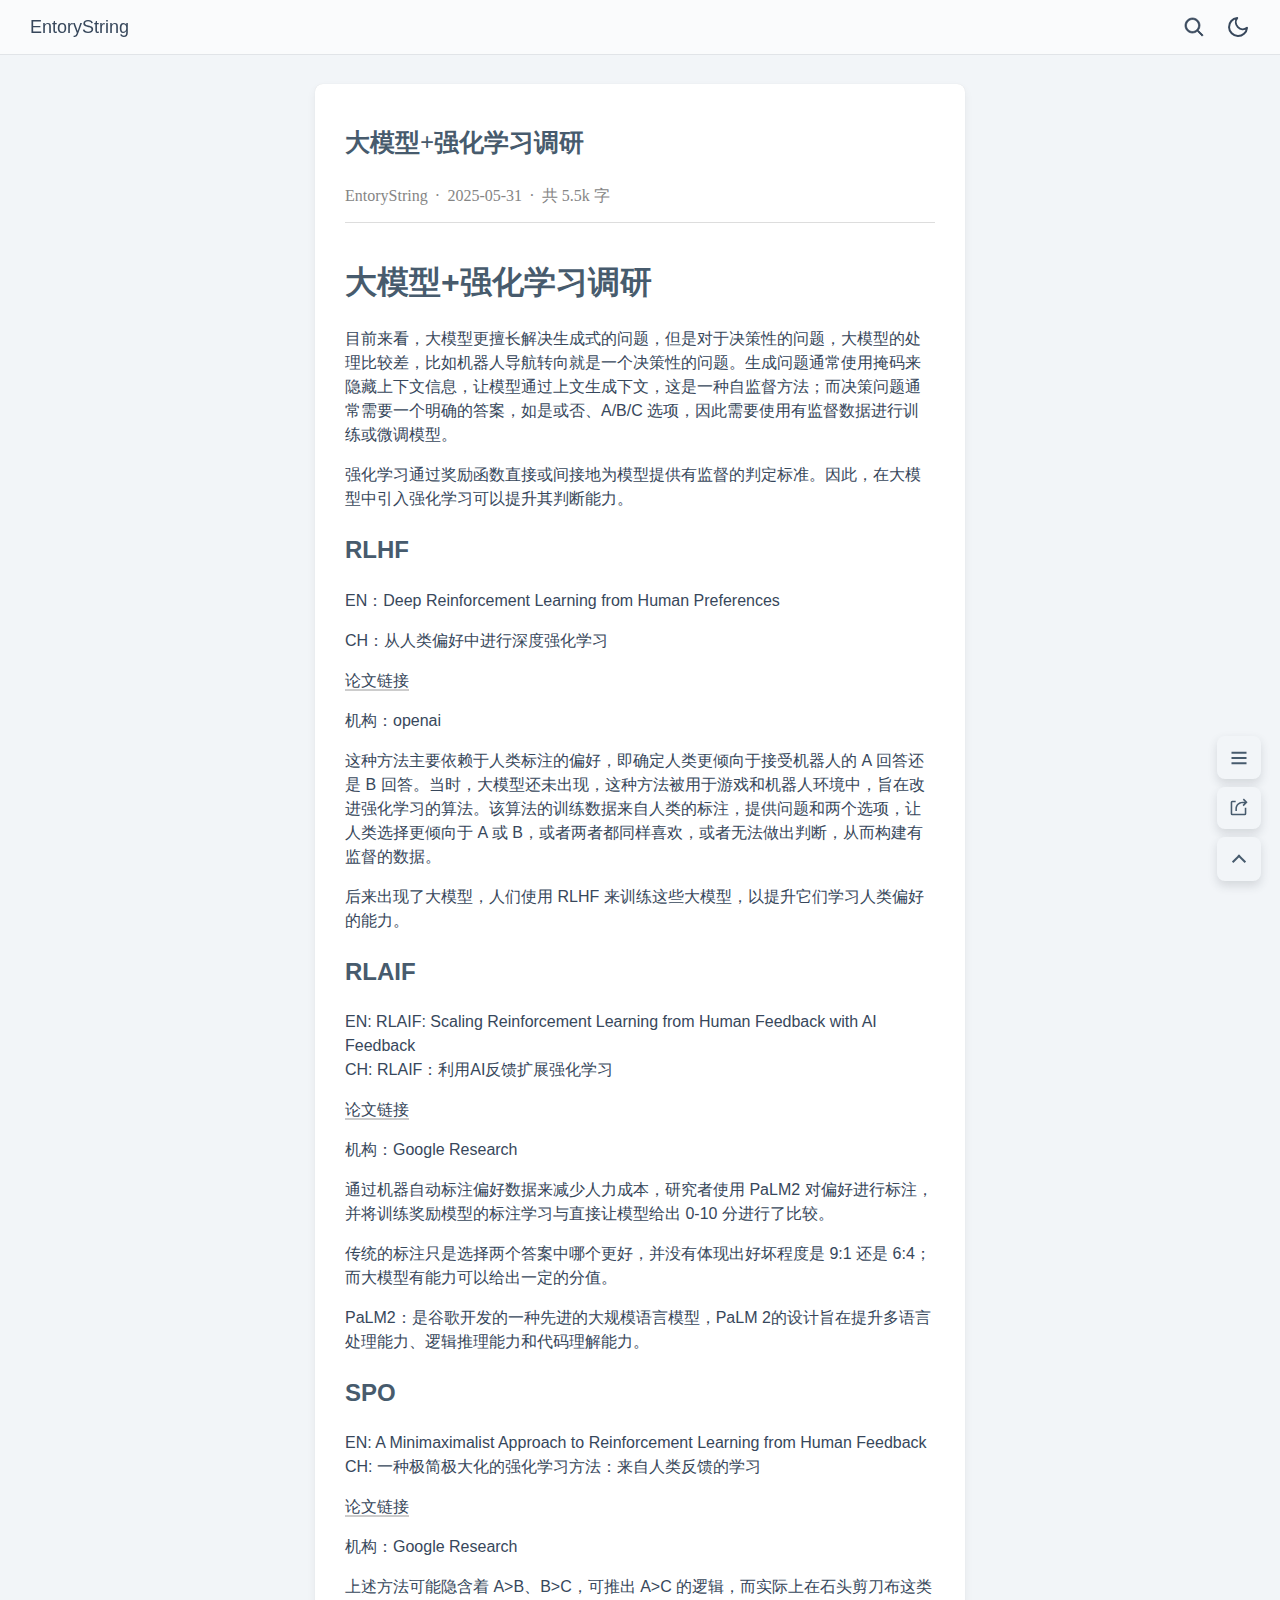
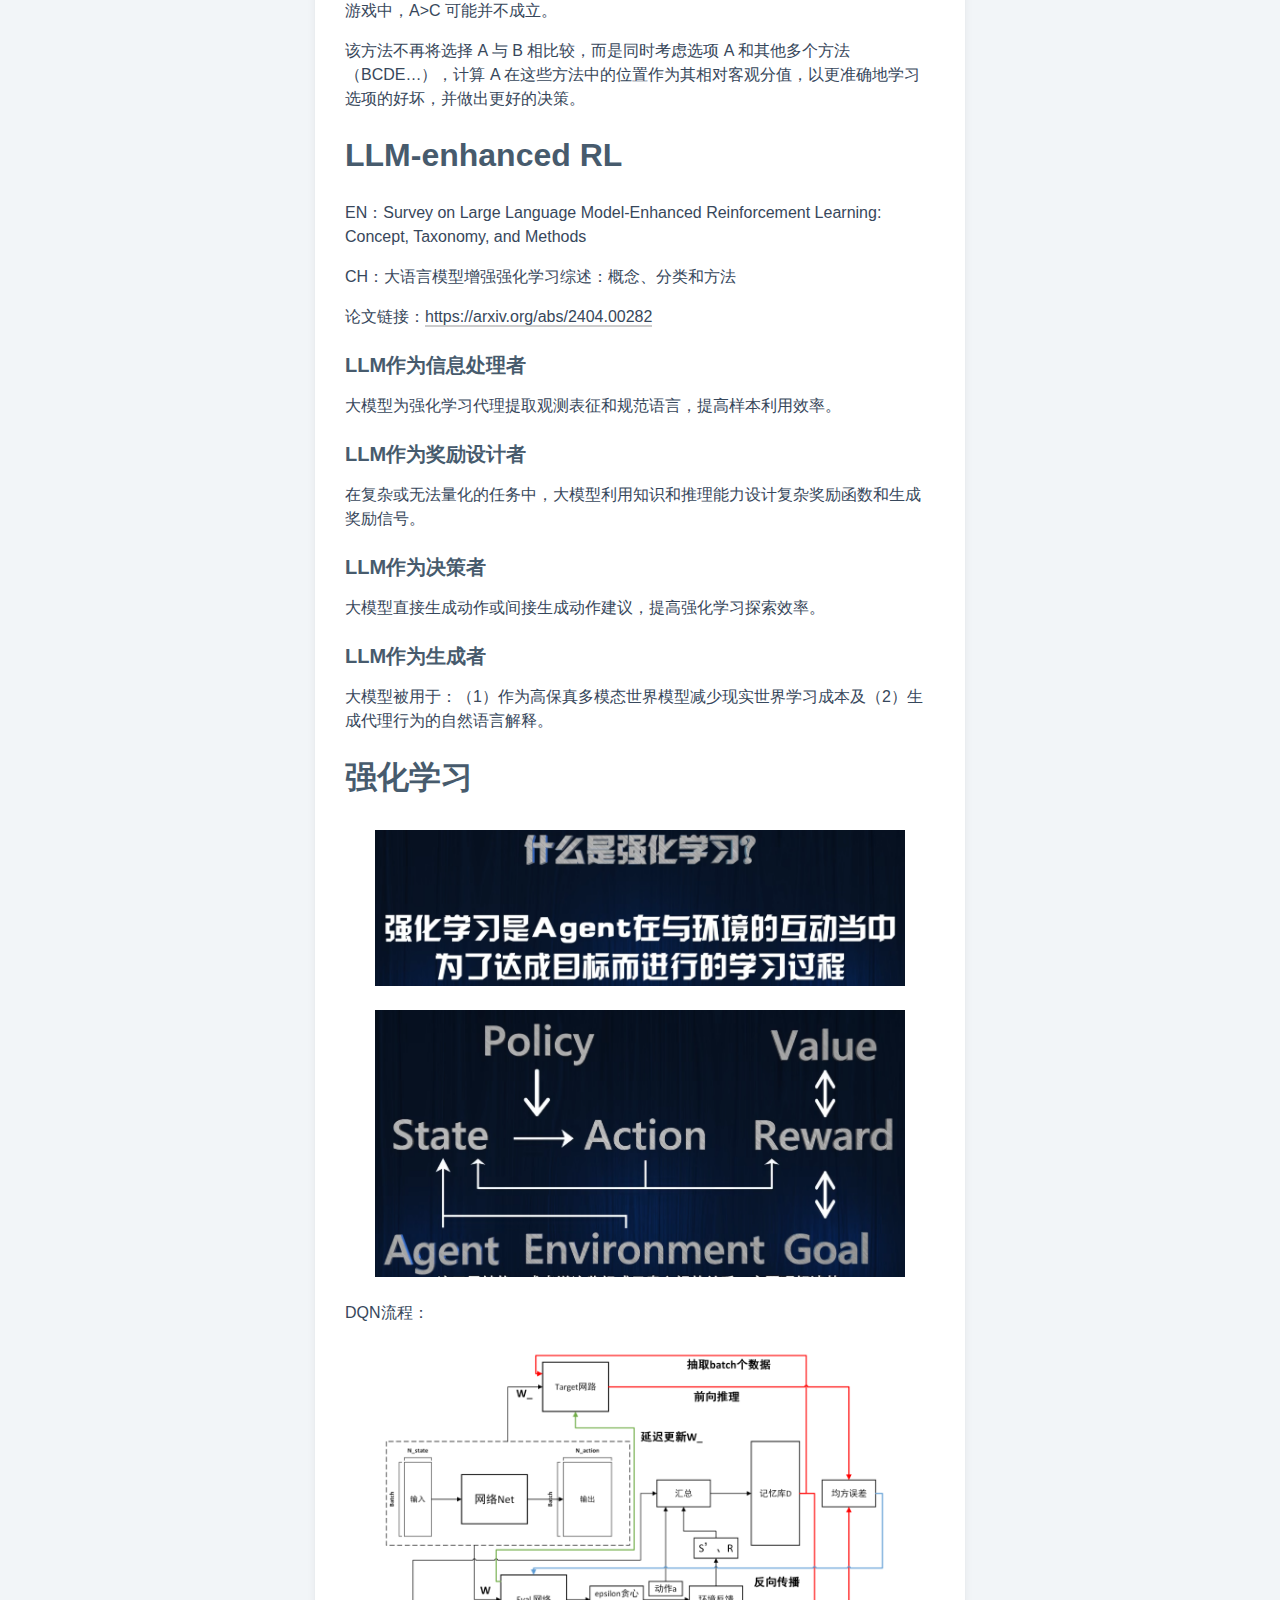
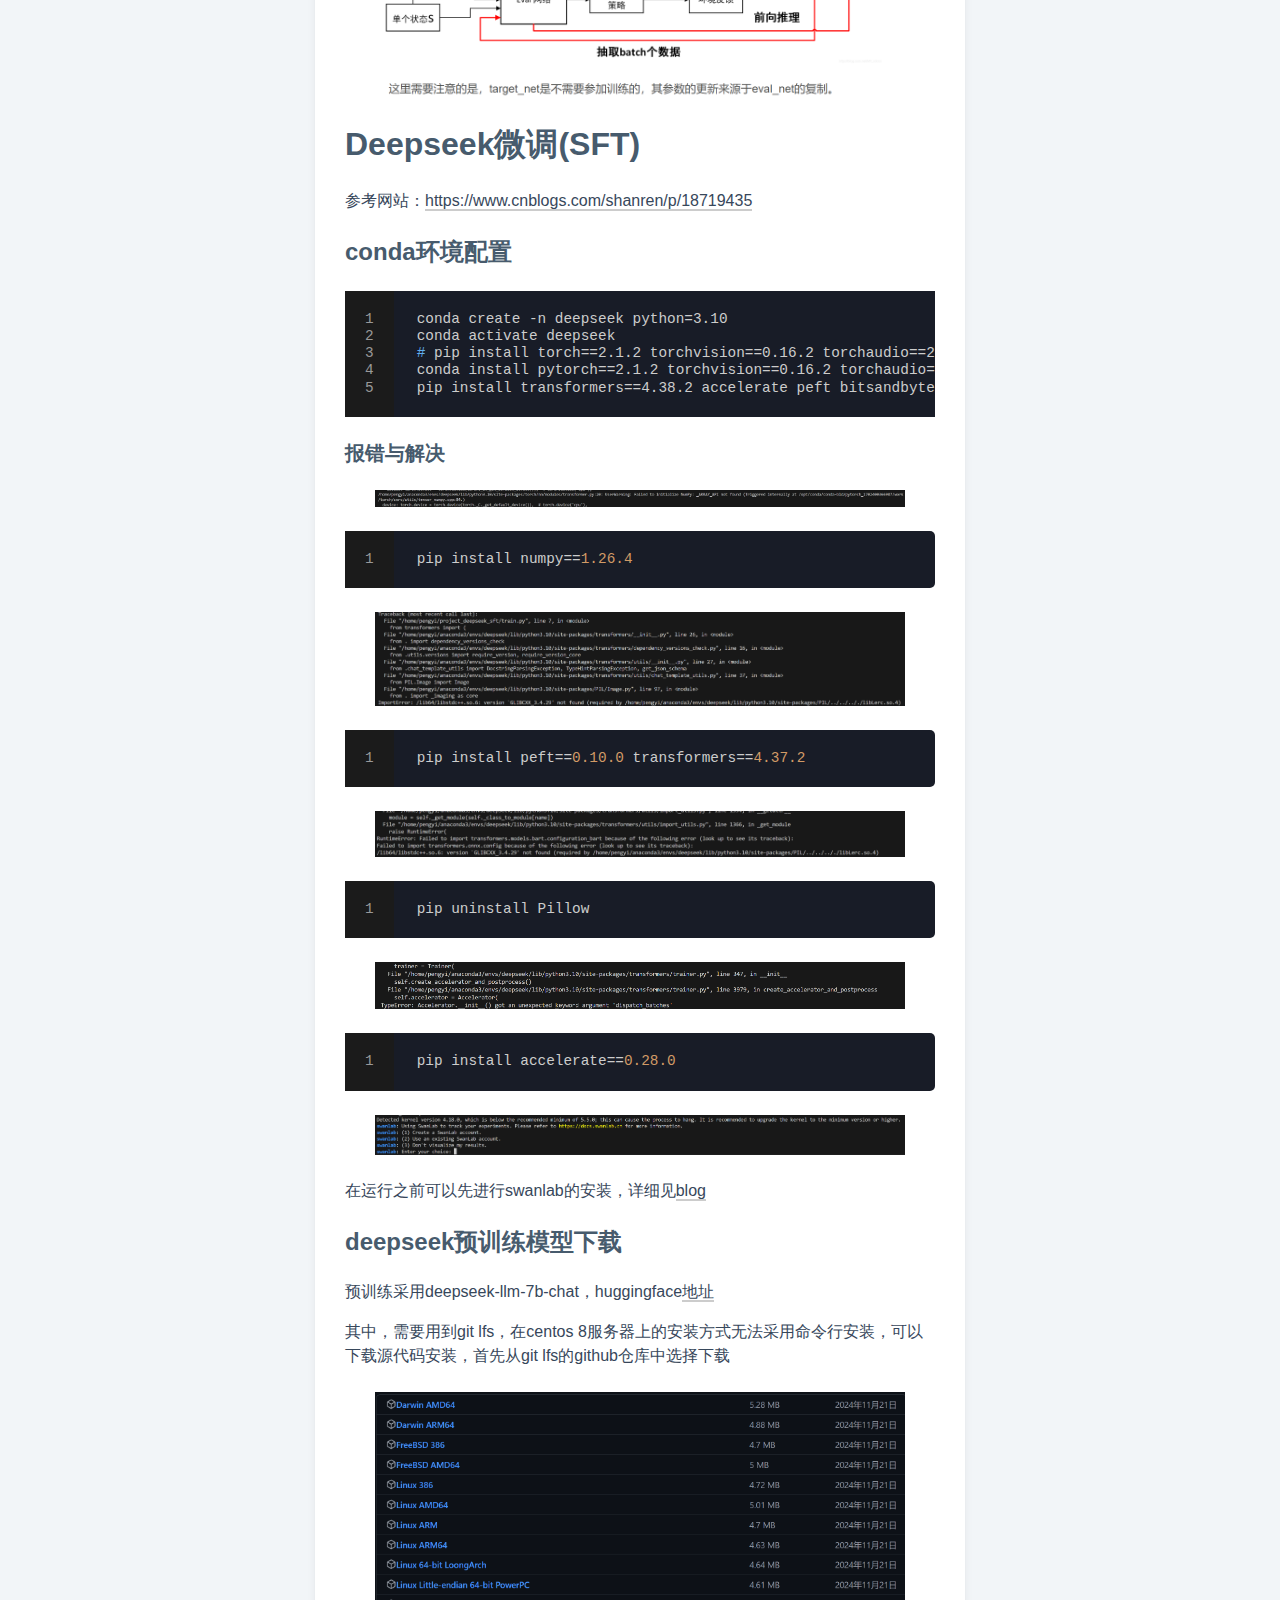
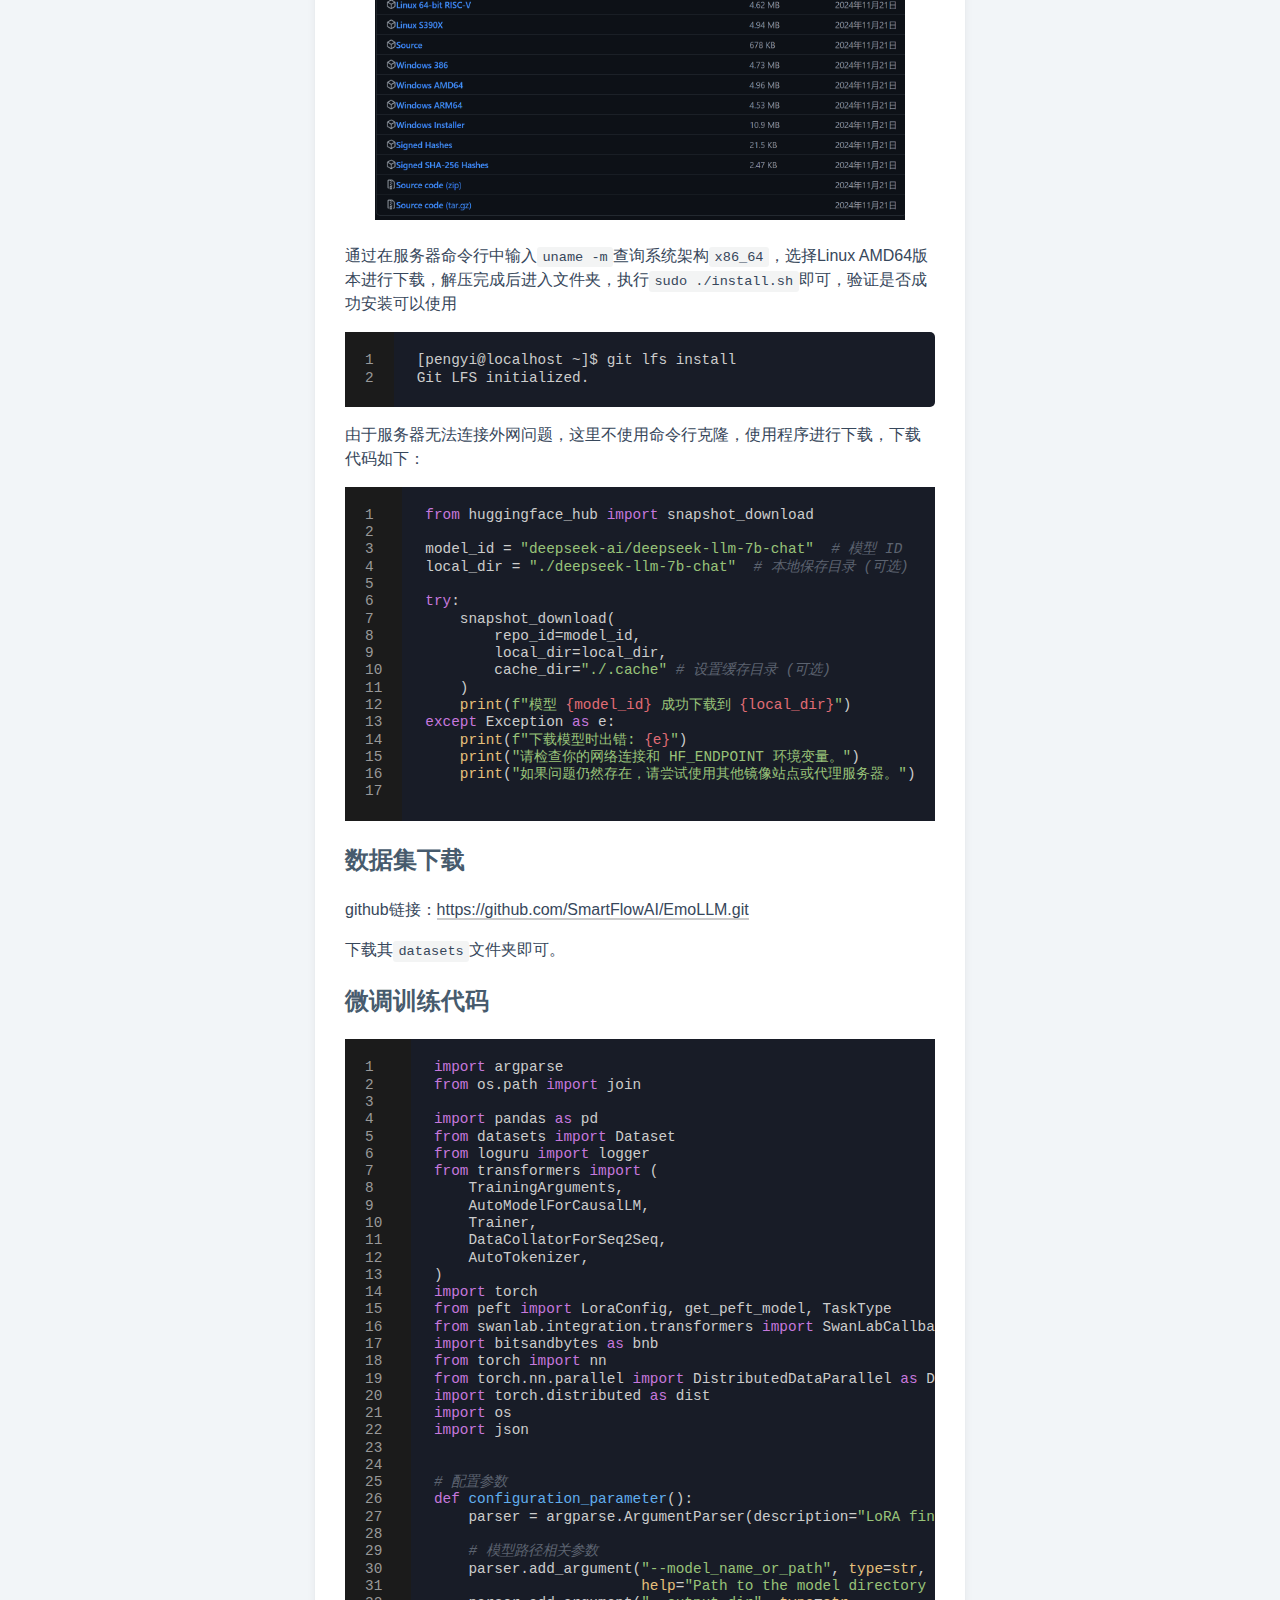
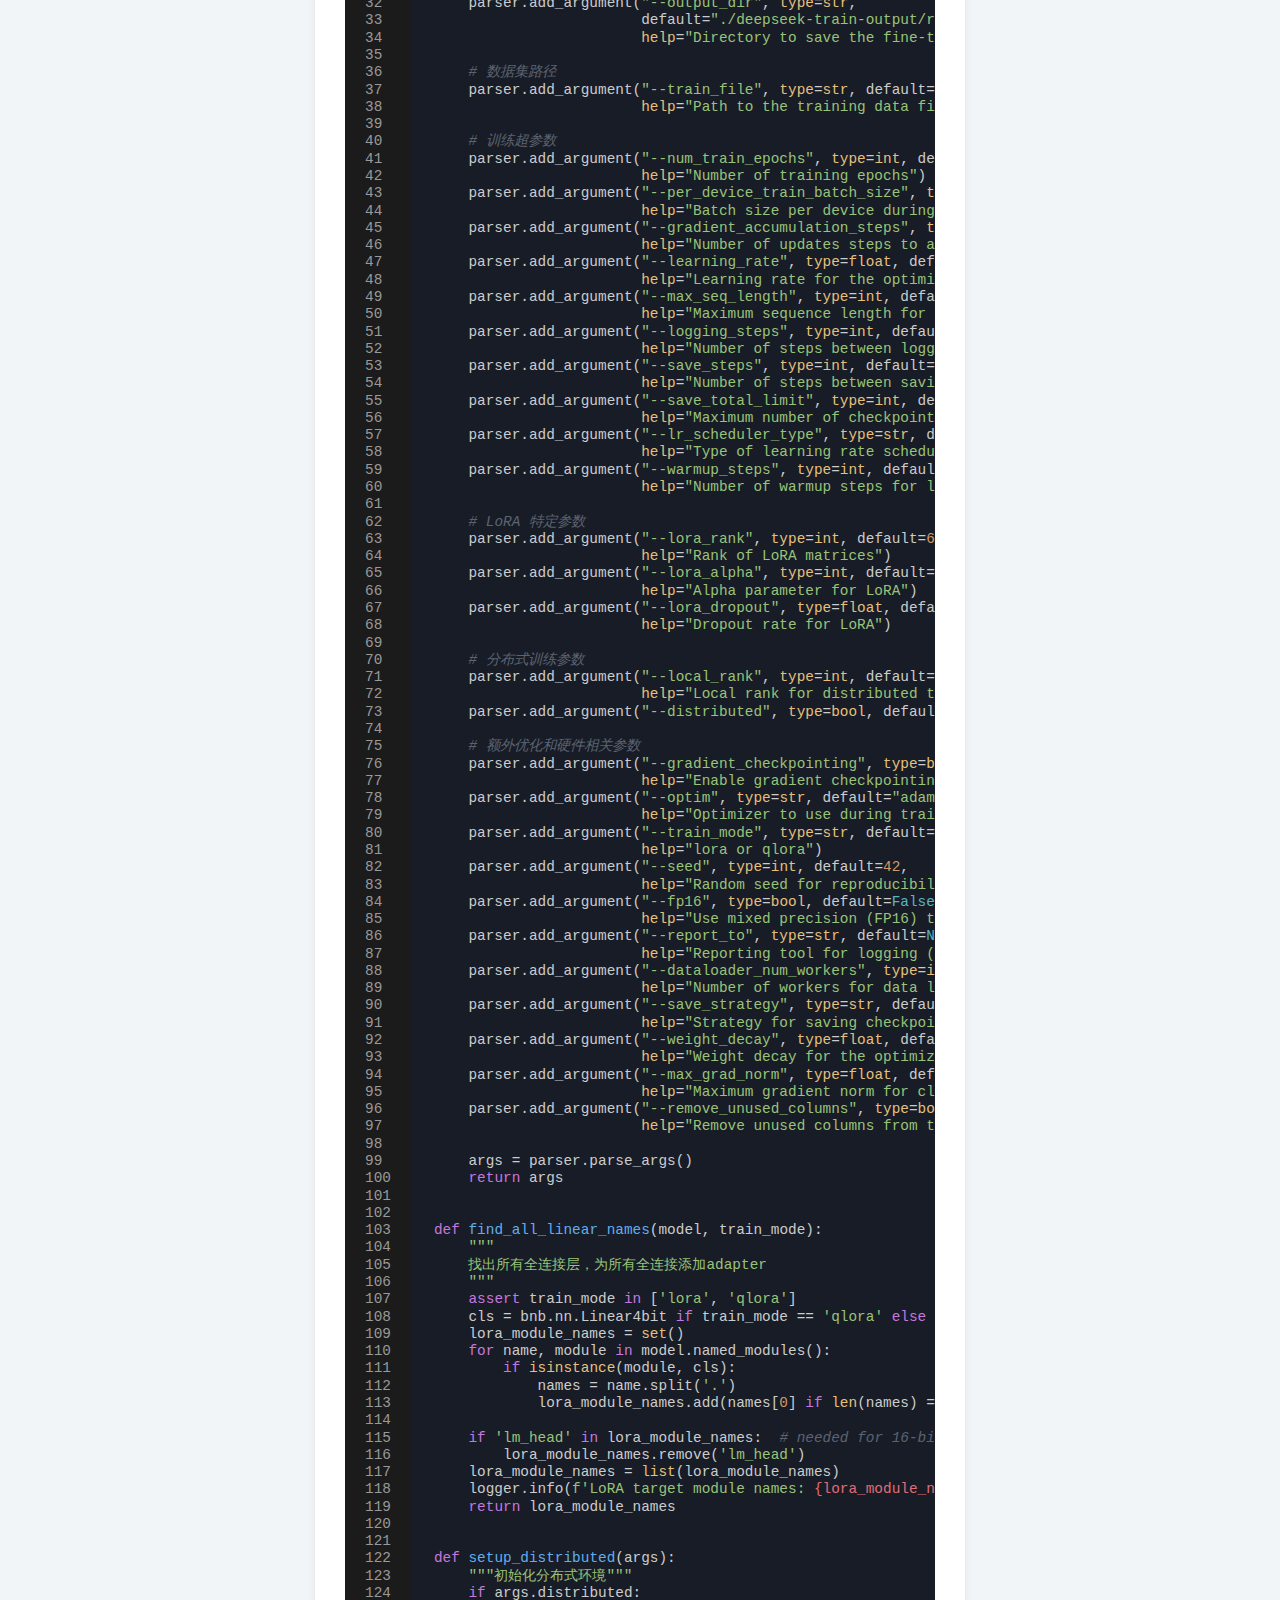
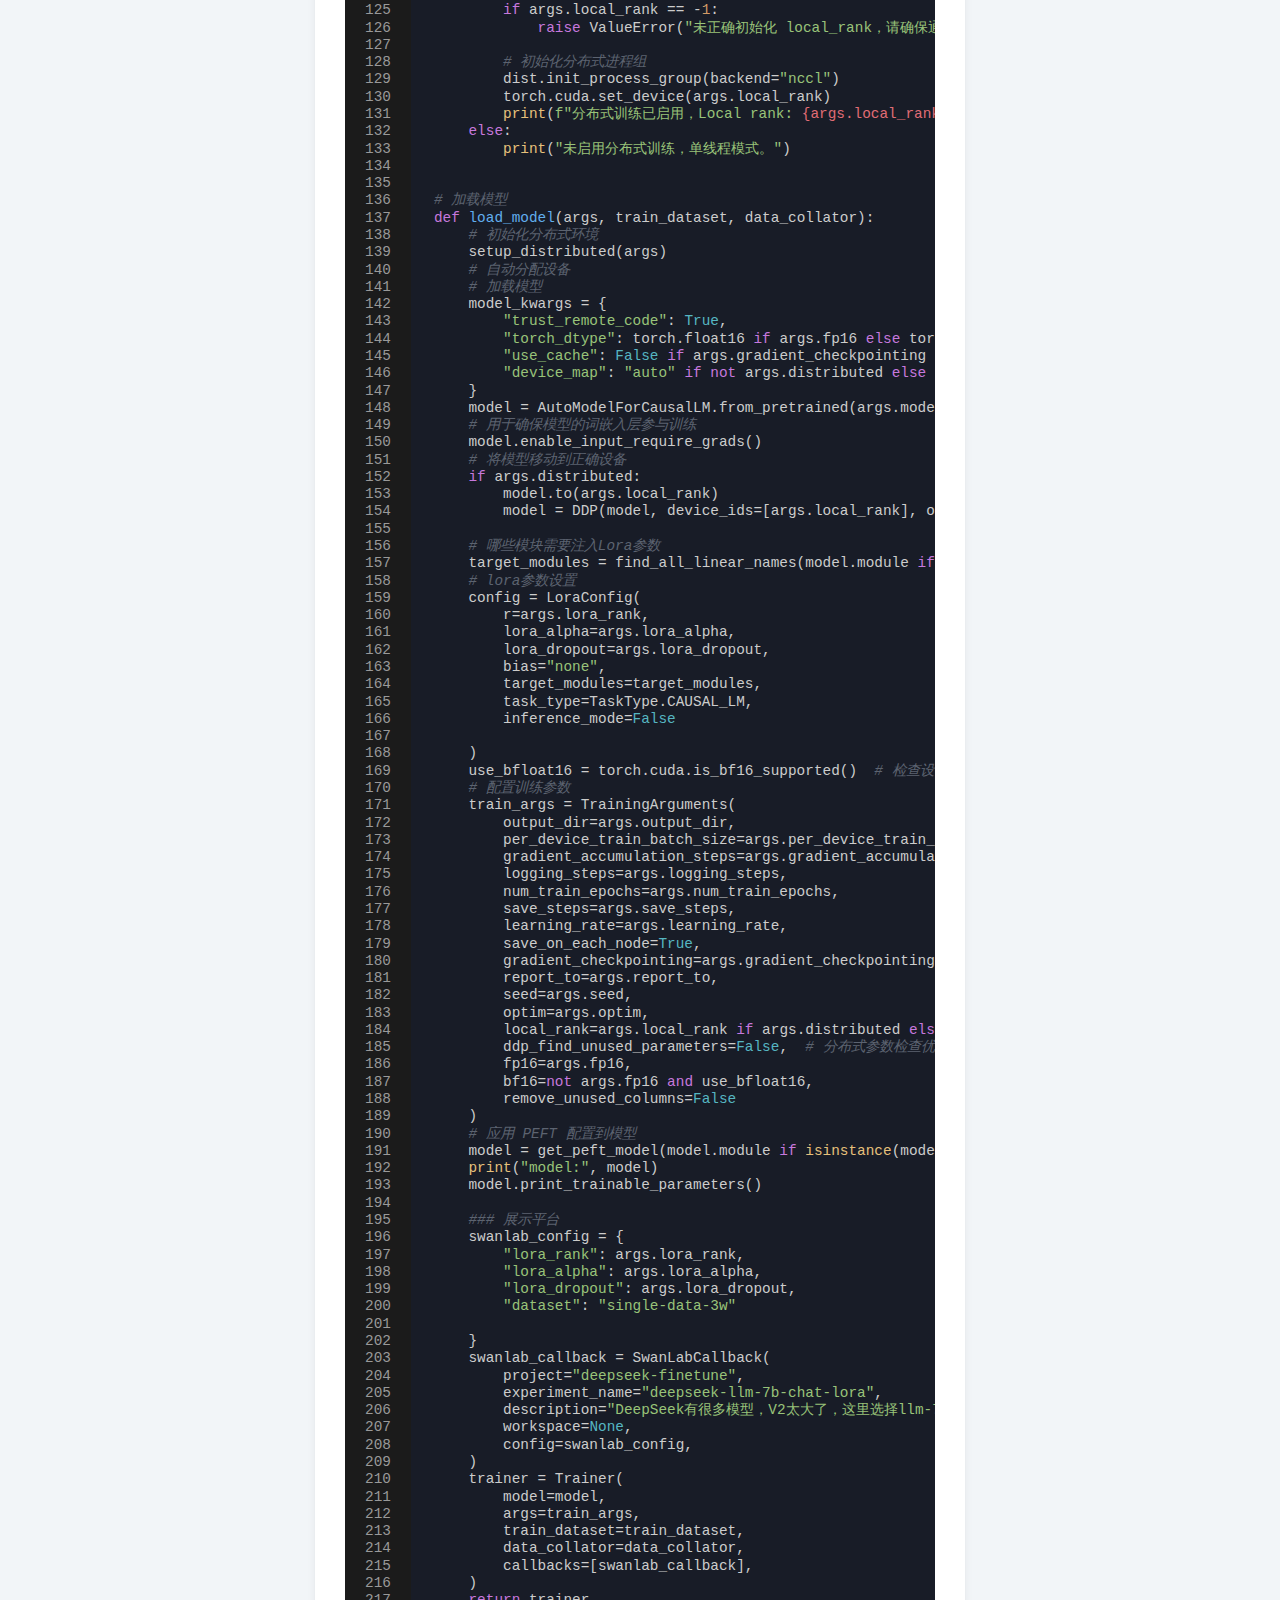
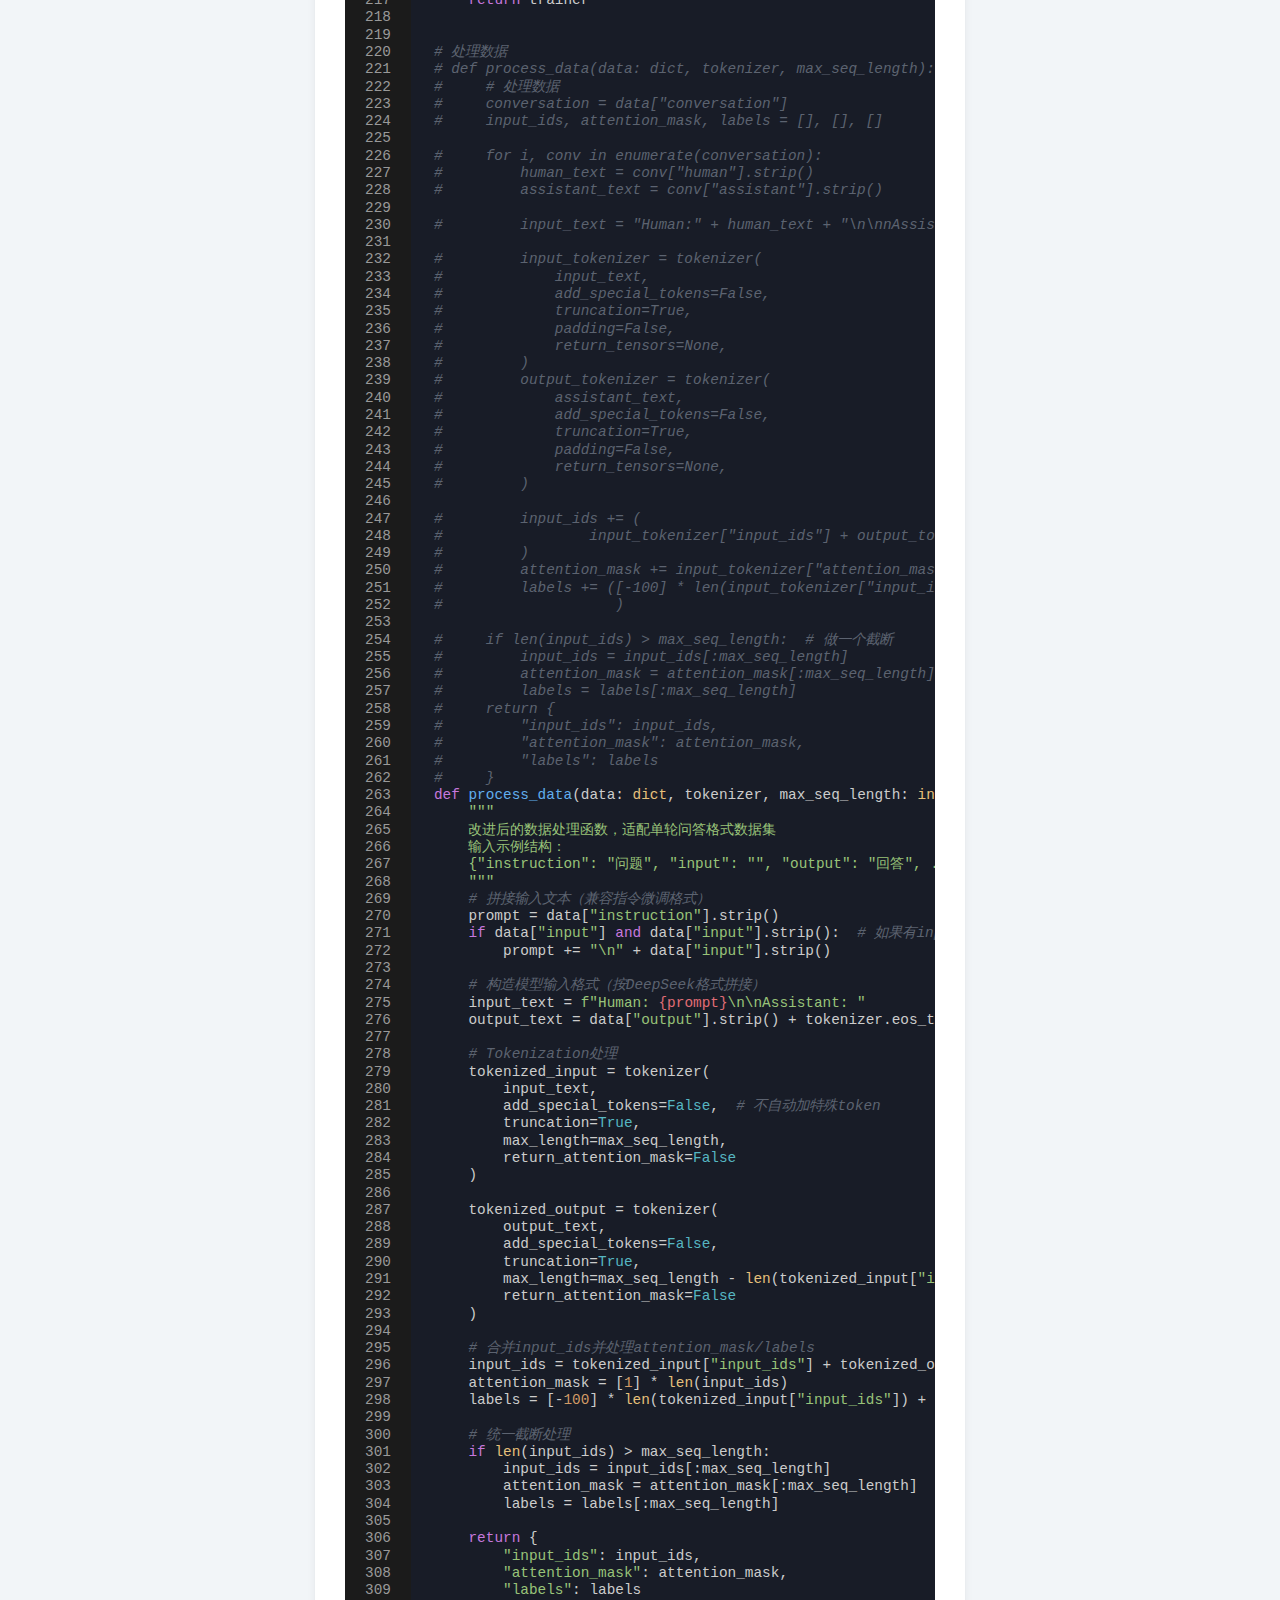
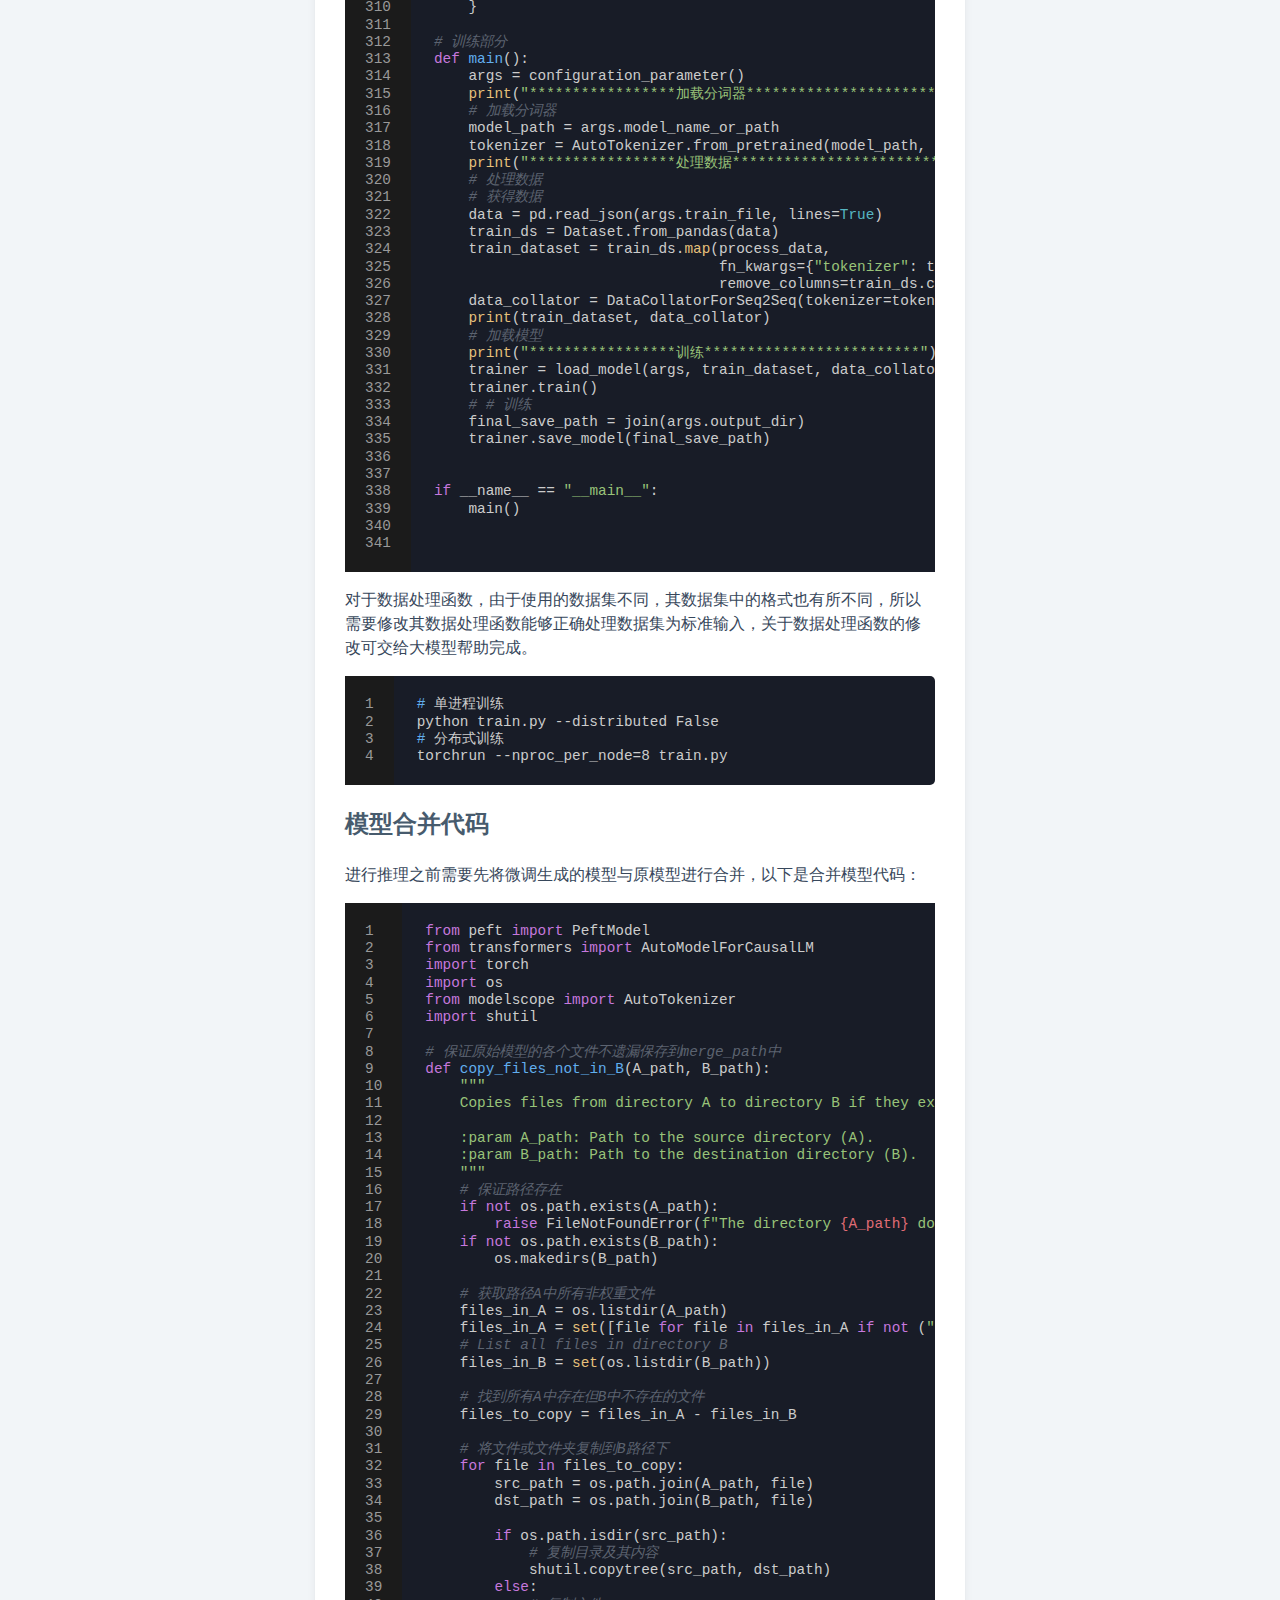
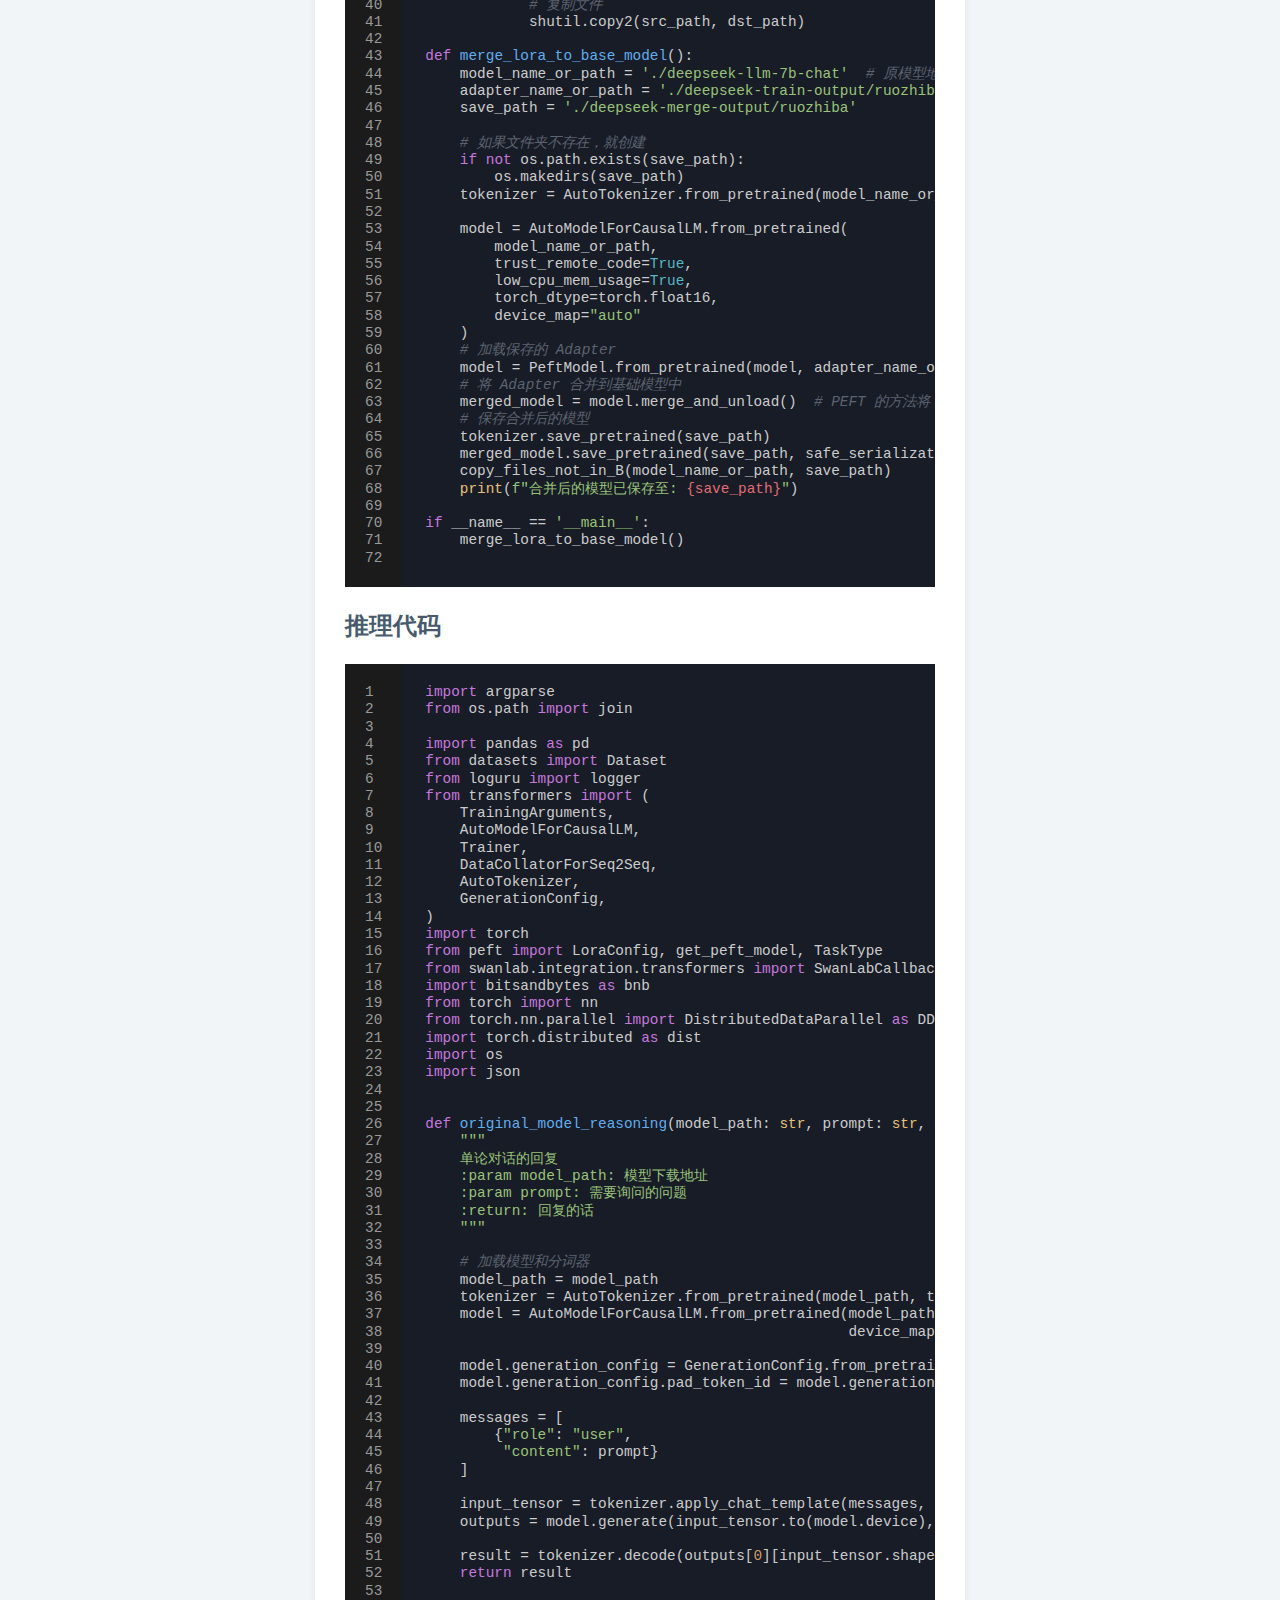
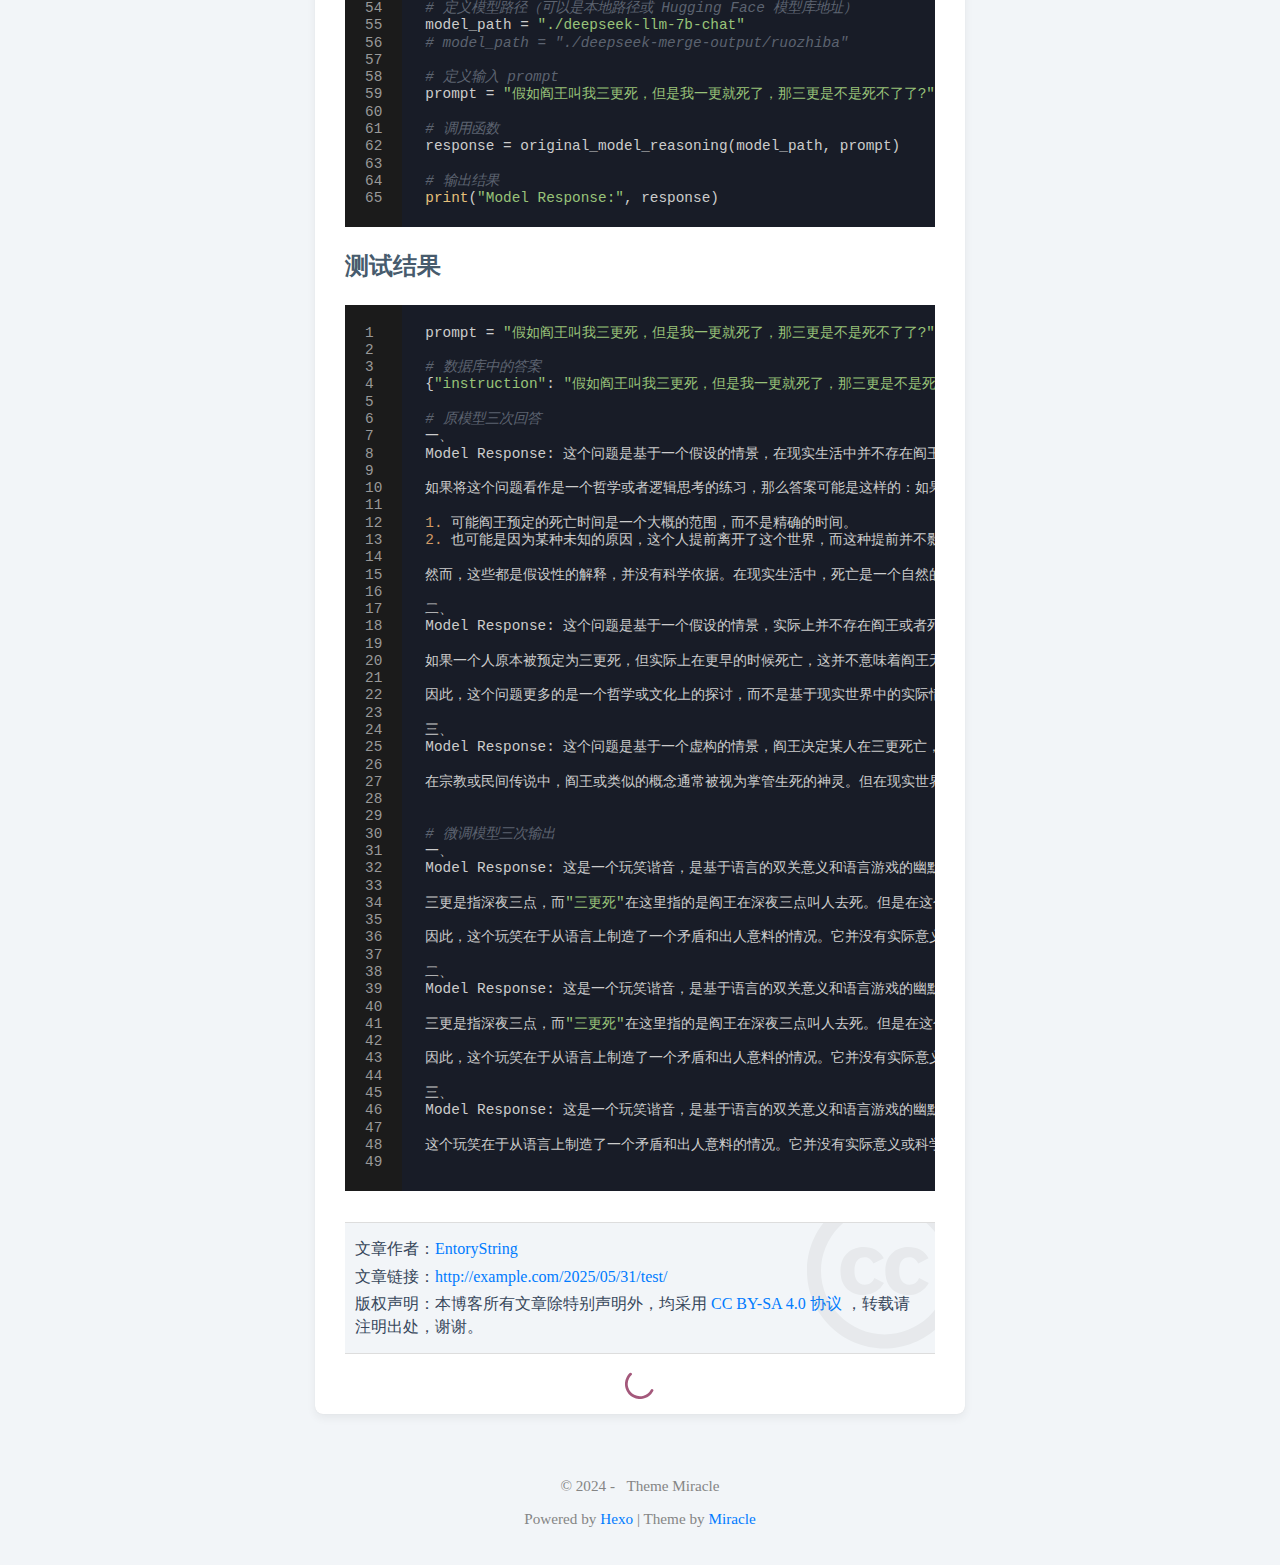
<file: 2025/05/31/test/index.html>
<!DOCTYPE html>
<html lang="en">


<head>
    <meta charset="UTF-8">
    
    <link rel="apple-touch-icon" sizes="76x76" href="/null">
    <link rel="icon" type="image/png" href="/null">
    <meta name="viewport" content="width=device-width, initial-scale=1, maximum-scale=5">
    <title>大模型+强化学习调研 - EntoryString</title>
    
    <meta http-equiv="Content-Security-Policy" content="upgrade-insecure-requests">
    
    
    <meta name="description" content="">
    <meta name="author" content="EntoryString">
    <meta name="keywords" content="">
    <meta property="og:title" content="大模型+强化学习调研"/>
    <style>


    
    :root{
        --shadow-color: rgba(0,0,0,0.2);
        --sec-shadow: rgba(0,0,0,0.03);
        --shadow-hover-color: rgba(0,0,0,0.28);
        --first-text-color: #475b6d;
        --second-text-color: #37475b;
        --third-text-color: #858585;
        --default-text-color: #505050;
        --default-link-color: #007bff;
        --link-color: #000000;
        --second-link-color: #4F9BFA;
        --code-color:rgba(27,31,35,.05);
        --post-bkg-color: #fff;
        --page-bkg-color: #f2f5f8;
        --nav-a-hover-color: #3498db;
        --post-sec-text-color: #718096;
        --sec-bkg: #f2f5f8;
        --color-mode: 'light';
        --bkg-h: rgba(255,255,255,0.6);
        --bkg-m: #e1e4e8;
        --home-title-color: #4169E1;
        --shadow: 0 4px 10px rgba(0,2,4,0.06),0 0 1px rgba(0,2,4,0.11);
        --hr-color: #ddd;
        --bg-t: #f4f4f4;
        --nav-bkg: rgba(255,255,255,0.6);
    }

@media (prefers-color-scheme: dark) {
  :root {
    --color-mode: 'dark';
  }

  :root:not([data-theme]) {
    --first-text-color: hsla(0,0%,100%,0.92);
    --second-text-color: hsla(0,0%,100%,0.86);
    --third-text-color: #a7a9ad;
    --default-text-color: #505050;
    --default-link-color: #1589e9;
    --link-color: #000000;
    --second-link-color: #30a9de;
    --post-bkg-color: #252d38;
    --page-bkg-color: #181c27;
    --nav-a-hover-color: #3498db;
    --post-sec-text-color: #a7a9ad;
    --sec-bkg: #364151;
    --bkg-h: rgba(255,255,255,0.2);
    --bkg-m: rgba(255,255,255,0.1);
    --home-title-color: rgb(226, 82, 90);
    --code-color:#3e4b5e;
    --shadow: none;
    --hr-color: #718096;
    --bg-t: #364151;
    --nav-bkg: rgba(13,17,23,0.6);
  }
}

[data-theme='dark'] {
    --shadow-color: rgba(0,0,0,0.2);
    --shadow-hover-color: rgba(0,0,0,0.28);
    --first-text-color: hsla(0,0%,100%,0.92);
    --second-text-color: hsla(0,0%,100%,0.86);
    --third-text-color: #a7a9ad;
    --default-text-color: #505050;
    --default-link-color: #1589e9;
    --link-color: #000000;
    --second-link-color: #30a9de;
    --post-bkg-color: #252d38;
    --page-bkg-color: #181c27;
    --nav-a-hover-color: #3498db;
    --post-sec-text-color: #a7a9ad;
    --sec-bkg: #364151;
    --bkg-h: rgba(255,255,255,0.2);
    --bkg-m: rgba(255,255,255,0.1);
    --home-title-color: rgb(226, 82, 90);
    --code-color:#3e4b5e;
    --shadow: none;
    --hr-color: #718096;
    --bg-t: #364151;
    --nav-bkg: rgba(13,17,23,0.6);
}

</style>



<style>
#page-main,footer,.p-btn{
    display: none;
}
html, body {
    margin: 0;
    padding: 0;
    width: 100%;
    height: 100%;
}
body {
    background-color: var(--page-bkg-color);
    color: var(--second-text-color);
    overflow-y: scroll;
    overflow-x: hidden;
    transition: all .3s;
}
a {
    color: var(--default-link-color);
    text-decoration: none;
    background-color: transparent;
}
a:hover{
    color: var(--second-link-color);
}
.main-content,.post-card-main{
    margin: 30px;
}



@media (max-width: 410px){
    .post-card-main{
        max-width: 350px!important;
    }
}

@media (max-width: 980px){
    .post-card-main{
        max-width: 520px!important;
    }
}


@media (min-width: 780px){ 
    h3{
        font-size: 1.5rem;
        line-height: 1.5em;
    }
}
@media (min-width: 1280px){ 
    h3{
        font-size: 1.7rem;
        line-height: 1.5em;
    }
}
@media (min-width: 2096px){ 
    h3{
        font-size: 1.8rem;
        line-height: 1.5em;
    }
}

.text-center{
    text-align: center!important;
}
.middle-center{
    display: -webkit-box;
    display: -ms-flexbox;
    display: flex;
    -webkit-box-align: center;
    -ms-flex-align: center;
    align-items: center;
    -webkit-box-pack: center;
    -ms-flex-pack: center;
    justify-content: center;
    height: 100%;
}
header {
    display: flex;
    justify-content: space-between;
    align-items: center;
    position: fixed;
    height: 54px;
    padding: 0 1.25rem;
    top: 0;
    left: 0;
    right: 0;
    z-index: 10;
    border-bottom: 1px solid var(--bkg-m);
    background-color: var(--nav-bkg);
    backdrop-filter: blur(4px);
    transition: all .3s;
}
header .header__left, header .header__right {
    display: flex;
    align-items: center;
    font-family: rubik,sans-serif,Varela Round;
}
header .header__left .logo__text {
    font-size: 18px;
    font-weight: 450;
    padding: 14.5px 10px;
    border-radius: 5px;
    color: var(--second-text-color);
}
header .header__right .navbar__menus {
    height: 54px;
    padding: 0 0 0 15px;
}
header .header__right .button {
    color: var(--second-text-color);
}
header .header__right .navbar__menus .navbar-menu {
    display: inline-block;
    align-items: center;
    height: 54px;
    padding: 0 10px;
    font-size: 16px;
    line-height: 54px;
}
header .header__right .dropdown-icon {
    display: none;
    height: 54px;
    padding: 15px 10px;
    border: 0;
    background-color: transparent;
}
header .header__right .dropdown-menus {
    line-height: 2rem;
    animation: slide-in .15s ease 1;
    display: none;
    position: absolute;
    left: 12px;
    right: 12px;
    top: calc(54px + 10px);
    border-radius: 6px;
    padding: 24px;
    background-color: var(--page-bkg-color);
    border: 1px solid var(--bkg-m);
    z-index: 9999;
    justify-items: center;
    justify-content: center;
    flex-direction: column;
}
header .header__right #btn-search, header .header__right #btn-toggle-dark{
    display: inline-block;
    padding:  18px 10px;
    height: 25px;
}
header .header__right #btn-dropdown{
  display: inline-block;
  padding:  13.5px 0;
}
header .header__right .dropdown-menus .dropdown-menu {
    padding: 10px;
    color: var(--second-text-color);
}
@media screen and (max-width: 764px){
.navbar__menus {
    display: none!important;
}
.dropdown-icon {
    display: inline-block!important;
}
}
.p-btn{
    position: fixed;
    bottom: 1.2rem;
    right: 1.2rem;
    contain: layout;
}
.toc-btn,.click-btn{
    cursor: pointer;
    -webkit-appearance: none;
    -moz-appearance: none;
    appearance: none;
    align-items: center;
    margin-top: .5rem;
    font-size: .75rem;
    background-color: var(--sec-bkg);
    display: block;
    padding: 0.9rem;
    box-shadow: 0 0.3rem 0.6rem rgba(48,55,66,.15);
    border: none;
    border-radius: 0.5rem;
    line-height: 1;
    color: var(--first-text-color);
}
.toc-link{
    color: var(--second-text-color);
}

#css-loading h3{
    font-weight: 500;
    font-size: 1.4rem;
    text-align: center;
    position: fixed;
    top: 200px;
    left: 0;
    right: 0;
    opacity: 0;
    animation: cssLoad;
    animation-delay: 0.3s;
    -webkit-animation: cssLoad;
    -webkit-animation-delay: 0.3s;
}
@keyframes cssLoad {
    from {
        opacity: 0;
    }
    to {
        opacity: 0.9;
    }
}


.memorial {
    -webkit-filter: grayscale(100%);
    -moz-filter: grayscale(100%);
    -ms-filter: grayscale(100%);
    -o-filter: grayscale(100%);
    filter: grayscale(100%);
    filter:progid:DXImageTransform.Microsoft.BasicImage(grayscale=1); filter:gray;
}


    .post-copyright:after {
        position: absolute;
        color: #fff;
        background: url("data:image/svg+xml;charset=utf-8,%3Csvg xmlns='http://www.w3.org/2000/svg' viewBox='0 0 496 512'%3E%3Cpath fill='gray' d='M245.8 214.9l-33.2 17.3c-9.4-19.6-25.2-20-27.4-20-22.2 0-33.3 14.6-33.3 43.9 0 23.5 9.2 43.8 33.3 43.8 14.4 0 24.6-7 30.5-21.3l30.6 15.5a73.2 73.2 0 01-65.1 39c-22.6 0-74-10.3-74-77 0-58.7 43-77 72.6-77 30.8-.1 52.7 11.9 66 35.8zm143 0l-32.7 17.3c-9.5-19.8-25.7-20-27.9-20-22.1 0-33.2 14.6-33.2 43.9 0 23.5 9.2 43.8 33.2 43.8 14.5 0 24.7-7 30.5-21.3l31 15.5c-2 3.8-21.3 39-65 39-22.7 0-74-9.9-74-77 0-58.7 43-77 72.6-77C354 179 376 191 389 214.8zM247.7 8C104.7 8 0 123 0 256c0 138.4 113.6 248 247.6 248C377.5 504 496 403 496 256 496 118 389.4 8 247.6 8zm.8 450.8c-112.5 0-203.7-93-203.7-202.8 0-105.5 85.5-203.3 203.8-203.3A201.7 201.7 0 01451.3 256c0 121.7-99.7 202.9-202.9 202.9z'/%3E%3C/svg%3E");
        content: ' ';
        height: 10rem;
        width: 10rem;
        right: -2rem;
        top: -2rem;
        opacity: .1;
    }

</style>

    

    
        <!--
        <link rel="stylesheet" href="/css/page.css" media="print"
            onload="this.media='all';this.onload=null">
        <noscript>-->
            <link rel="stylesheet" href="/css/page.css">
        <!--</noscript>-->
    
    
    <link rel="stylesheet" href="/css/main.css" media="print" onload="this.media='all';this.onload=null">
    <noscript>
        <link rel="stylesheet" href="/css/main.css">
    </noscript>

    
    <script src="/js/main.js"></script>
    
<meta name="generator" content="Hexo 7.3.0"></head>

    <body>
        <header>
            
<div class="header__left">
	<a href="/" class="button"><span class="logo__text">EntoryString</span></a>
</div>
<div class="header__right">
	<div class="navbar__menus">
		
	</div>
	
	<a href="/search/" class="button">
		<div id="btn-search">
			<svg xmlns="http://www.w3.org/2000/svg" viewbox="0 0 1024 1024" width="24" height="24" fill="currentColor"
				stroke="currentColor" stroke-width="32">
				<path
					d="M192 448c0-141.152 114.848-256 256-256s256 114.848 256 256-114.848 256-256 256-256-114.848-256-256z m710.624 409.376l-206.88-206.88A318.784 318.784 0 0 0 768 448c0-176.736-143.264-320-320-320S128 271.264 128 448s143.264 320 320 320a318.784 318.784 0 0 0 202.496-72.256l206.88 206.88 45.248-45.248z">
				</path>
			</svg>
		</div>
	</a>
	
	<a href="javaScript:void(0);" class="button" id="btn-toggle-dark">
		<div>
			<svg xmlns="http://www.w3.org/2000/svg" width="24" height="24" viewbox="0 0 24 24" fill="none"
				stroke="currentColor" stroke-width="2" stroke-linecap="round" stroke-linejoin="round">
				<path d="M21 12.79A9 9 0 1 1 11.21 3 7 7 0 0 0 21 12.79z"></path>
			</svg>
		</div>
	</a>
	<a href="javaScript:void(0);" class="dropdown-icon button">
		<div id="btn-dropdown">
			<svg xmlns="http://www.w3.org/2000/svg" viewbox="0 0 1024 1024" width="24" height="24" fill="currentColor"
				stroke="currentColor" stroke-width="32" stroke-linecap="round">
				<path
					d="M903.43 561.52H148.8c-13.25 0-24-10.75-24-24s10.75-24 24-24h754.63c13.25 0 24 10.75 24 24s-10.75 24-24 24zM903.43 204.31H148.8c-13.25 0-24-10.75-24-24s10.75-24 24-24h754.63c13.25 0 24 10.75 24 24s-10.75 24-24 24zM903.43 918.73H148.8c-13.25 0-24-10.75-24-24s10.75-24 24-24h754.63c13.25 0 24 10.75 24 24s-10.75 24-24 24z"
					fill="currentColor"></path>
			</svg>
		</div>
	</a>
	<div class="dropdown-menus" id="dropdown-menus">
		
	</div>
</div>

        </header>
        <div id="top"></div>
        <div id="page-main" class="main-content">
        <div class="mg-top">
            

<article class="page">
<div id="post-meta-m">
    <div class="post-meta" id="post-meta">
  <h3>大模型+强化学习调研</h3>
    
      <span class="post-meta-label">
        EntoryString
      </span>
    
    
      <span class="post-meta-label">
        <span class="p-dot"></span>
        <time datetime="2025-05-31 22:56" pubdate>
          2025-05-31
        </time>
      </span>
    
    
      
      <span class="post-meta">
        <span class="p-dot"></span>
        共 5.5k 字
      </span>
    
    
    
  </div>
  
</div>
<div class="article-m">
  <div class="post-toc">
    
      <ol class="toc"><li class="toc-item toc-level-1"><a class="toc-link" href="#%E5%A4%A7%E6%A8%A1%E5%9E%8B-%E5%BC%BA%E5%8C%96%E5%AD%A6%E4%B9%A0%E8%B0%83%E7%A0%94"><span class="toc-number">1.</span> <span class="toc-text">大模型+强化学习调研</span></a><ol class="toc-child"><li class="toc-item toc-level-2"><a class="toc-link" href="#RLHF"><span class="toc-number">1.1.</span> <span class="toc-text">RLHF</span></a></li><li class="toc-item toc-level-2"><a class="toc-link" href="#RLAIF"><span class="toc-number">1.2.</span> <span class="toc-text">RLAIF</span></a></li><li class="toc-item toc-level-2"><a class="toc-link" href="#SPO"><span class="toc-number">1.3.</span> <span class="toc-text">SPO</span></a></li></ol></li><li class="toc-item toc-level-1"><a class="toc-link" href="#LLM-enhanced-RL"><span class="toc-number">2.</span> <span class="toc-text">LLM-enhanced RL</span></a><ol class="toc-child"><li class="toc-item toc-level-3"><a class="toc-link" href="#LLM%E4%BD%9C%E4%B8%BA%E4%BF%A1%E6%81%AF%E5%A4%84%E7%90%86%E8%80%85"><span class="toc-number">2.0.1.</span> <span class="toc-text">LLM作为信息处理者</span></a></li><li class="toc-item toc-level-3"><a class="toc-link" href="#LLM%E4%BD%9C%E4%B8%BA%E5%A5%96%E5%8A%B1%E8%AE%BE%E8%AE%A1%E8%80%85"><span class="toc-number">2.0.2.</span> <span class="toc-text">LLM作为奖励设计者</span></a></li><li class="toc-item toc-level-3"><a class="toc-link" href="#LLM%E4%BD%9C%E4%B8%BA%E5%86%B3%E7%AD%96%E8%80%85"><span class="toc-number">2.0.3.</span> <span class="toc-text">LLM作为决策者</span></a></li><li class="toc-item toc-level-3"><a class="toc-link" href="#LLM%E4%BD%9C%E4%B8%BA%E7%94%9F%E6%88%90%E8%80%85"><span class="toc-number">2.0.4.</span> <span class="toc-text">LLM作为生成者</span></a></li></ol></li></ol></li><li class="toc-item toc-level-1"><a class="toc-link" href="#%E5%BC%BA%E5%8C%96%E5%AD%A6%E4%B9%A0"><span class="toc-number">3.</span> <span class="toc-text">强化学习</span></a></li><li class="toc-item toc-level-1"><a class="toc-link" href="#Deepseek%E5%BE%AE%E8%B0%83-SFT"><span class="toc-number">4.</span> <span class="toc-text">Deepseek微调(SFT)</span></a><ol class="toc-child"><li class="toc-item toc-level-2"><a class="toc-link" href="#conda%E7%8E%AF%E5%A2%83%E9%85%8D%E7%BD%AE"><span class="toc-number">4.1.</span> <span class="toc-text">conda环境配置</span></a><ol class="toc-child"><li class="toc-item toc-level-3"><a class="toc-link" href="#%E6%8A%A5%E9%94%99%E4%B8%8E%E8%A7%A3%E5%86%B3"><span class="toc-number">4.1.1.</span> <span class="toc-text">报错与解决</span></a></li></ol></li><li class="toc-item toc-level-2"><a class="toc-link" href="#deepseek%E9%A2%84%E8%AE%AD%E7%BB%83%E6%A8%A1%E5%9E%8B%E4%B8%8B%E8%BD%BD"><span class="toc-number">4.2.</span> <span class="toc-text">deepseek预训练模型下载</span></a></li><li class="toc-item toc-level-2"><a class="toc-link" href="#%E6%95%B0%E6%8D%AE%E9%9B%86%E4%B8%8B%E8%BD%BD"><span class="toc-number">4.3.</span> <span class="toc-text">数据集下载</span></a></li><li class="toc-item toc-level-2"><a class="toc-link" href="#%E5%BE%AE%E8%B0%83%E8%AE%AD%E7%BB%83%E4%BB%A3%E7%A0%81"><span class="toc-number">4.4.</span> <span class="toc-text">微调训练代码</span></a></li><li class="toc-item toc-level-2"><a class="toc-link" href="#%E6%A8%A1%E5%9E%8B%E5%90%88%E5%B9%B6%E4%BB%A3%E7%A0%81"><span class="toc-number">4.5.</span> <span class="toc-text">模型合并代码</span></a></li><li class="toc-item toc-level-2"><a class="toc-link" href="#%E6%8E%A8%E7%90%86%E4%BB%A3%E7%A0%81"><span class="toc-number">4.6.</span> <span class="toc-text">推理代码</span></a></li><li class="toc-item toc-level-2"><a class="toc-link" href="#%E6%B5%8B%E8%AF%95%E7%BB%93%E6%9E%9C"><span class="toc-number">4.7.</span> <span class="toc-text">测试结果</span></a></li></ol></li></ol>
    
  </div>
    <div id="article">
      <div id="post-content" class="markdown-body textretty">
        <h1 id="大模型-强化学习调研"><a href="#大模型-强化学习调研" class="headerlink" title="大模型+强化学习调研"></a>大模型+强化学习调研</h1><p>目前来看，大模型更擅长解决生成式的问题，但是对于决策性的问题，大模型的处理比较差，比如机器人导航转向就是一个决策性的问题。生成问题通常使用掩码来隐藏上下文信息，让模型通过上文生成下文，这是一种自监督方法；而决策问题通常需要一个明确的答案，如是或否、A&#x2F;B&#x2F;C 选项，因此需要使用有监督数据进行训练或微调模型。</p>
<p>强化学习通过奖励函数直接或间接地为模型提供有监督的判定标准。因此，在大模型中引入强化学习可以提升其判断能力。</p>
<h2 id="RLHF"><a href="#RLHF" class="headerlink" title="RLHF"></a>RLHF</h2><p>EN：Deep Reinforcement Learning from Human Preferences</p>
<p>CH：从人类偏好中进行深度强化学习</p>
<p><a target="_blank" rel="noopener" href="https://arxiv.org/abs/1706.03741">论文链接</a></p>
<p>机构：openai</p>
<p>这种方法主要依赖于人类标注的偏好，即确定人类更倾向于接受机器人的 A 回答还是 B 回答。当时，大模型还未出现，这种方法被用于游戏和机器人环境中，旨在改进强化学习的算法。该算法的训练数据来自人类的标注，提供问题和两个选项，让人类选择更倾向于 A 或 B，或者两者都同样喜欢，或者无法做出判断，从而构建有监督的数据。</p>
<p>后来出现了大模型，人们使用 RLHF 来训练这些大模型，以提升它们学习人类偏好的能力。</p>
<h2 id="RLAIF"><a href="#RLAIF" class="headerlink" title="RLAIF"></a>RLAIF</h2><p>EN: RLAIF: Scaling Reinforcement Learning from Human Feedback with AI Feedback<br>CH: RLAIF：利用AI反馈扩展强化学习</p>
<p><a target="_blank" rel="noopener" href="http://arxiv.org/abs/2309.00267v2">论文链接</a></p>
<p>机构：Google Research</p>
<p>通过机器自动标注偏好数据来减少人力成本，研究者使用 PaLM2 对偏好进行标注，并将训练奖励模型的标注学习与直接让模型给出 0-10 分进行了比较。</p>
<p>传统的标注只是选择两个答案中哪个更好，并没有体现出好坏程度是 9:1 还是 6:4；而大模型有能力可以给出一定的分值。</p>
<p>PaLM2：是谷歌开发的一种先进的大规模语言模型，PaLM 2的设计旨在提升多语言处理能力、逻辑推理能力和代码理解能力。</p>
<h2 id="SPO"><a href="#SPO" class="headerlink" title="SPO"></a>SPO</h2><p>EN: A Minimaximalist Approach to Reinforcement Learning from Human Feedback<br>CH:  一种极简极大化的强化学习方法：来自人类反馈的学习</p>
<p><a target="_blank" rel="noopener" href="http://arxiv.org/abs/2401.04056v1">论文链接</a></p>
<p>机构：Google Research</p>
<p>上述方法可能隐含着 A&gt;B、B&gt;C，可推出 A&gt;C 的逻辑，而实际上在石头剪刀布这类游戏中，A&gt;C 可能并不成立。</p>
<p>该方法不再将选择 A 与 B 相比较，而是同时考虑选项 A 和其他多个方法（BCDE…），计算 A 在这些方法中的位置作为其相对客观分值，以更准确地学习选项的好坏，并做出更好的决策。</p>
<h1 id="LLM-enhanced-RL"><a href="#LLM-enhanced-RL" class="headerlink" title="LLM-enhanced RL"></a>LLM-enhanced RL</h1><p>EN：Survey on Large Language Model-Enhanced Reinforcement Learning: Concept, Taxonomy, and Methods</p>
<p>CH：大语言模型增强强化学习综述：概念、分类和方法</p>
<p>论文链接：<a target="_blank" rel="noopener" href="https://arxiv.org/abs/2404.00282">https://arxiv.org/abs/2404.00282</a></p>
<h3 id="LLM作为信息处理者"><a href="#LLM作为信息处理者" class="headerlink" title="LLM作为信息处理者"></a>LLM作为信息处理者</h3><p>大模型为强化学习代理提取观测表征和规范语言，提高样本利用效率。</p>
<h3 id="LLM作为奖励设计者"><a href="#LLM作为奖励设计者" class="headerlink" title="LLM作为奖励设计者"></a>LLM作为奖励设计者</h3><p>在复杂或无法量化的任务中，大模型利用知识和推理能力设计复杂奖励函数和生成奖励信号。</p>
<h3 id="LLM作为决策者"><a href="#LLM作为决策者" class="headerlink" title="LLM作为决策者"></a>LLM作为决策者</h3><p>大模型直接生成动作或间接生成动作建议，提高强化学习探索效率。</p>
<h3 id="LLM作为生成者"><a href="#LLM作为生成者" class="headerlink" title="LLM作为生成者"></a>LLM作为生成者</h3><p>大模型被用于：（1）作为高保真多模态世界模型减少现实世界学习成本及（2）生成代理行为的自然语言解释。</p>
<h1 id="强化学习"><a href="#强化学习" class="headerlink" title="强化学习"></a>强化学习</h1><p><img src="/2025/05/31/test/image-20250106161452148.png" alt="image-20250106161452148"></p>
<p><img src="/2025/05/31/test/image-20250106161305016.png" alt="image-20250106161305016"></p>
<p>DQN流程：</p>
<p><img src="/2025/05/31/test/image-20250106230821747.png" alt="image-20250106230821747"></p>
<h1 id="Deepseek微调-SFT"><a href="#Deepseek微调-SFT" class="headerlink" title="Deepseek微调(SFT)"></a>Deepseek微调(SFT)</h1><p>参考网站：<a target="_blank" rel="noopener" href="https://www.cnblogs.com/shanren/p/18719435">https://www.cnblogs.com/shanren/p/18719435</a></p>
<h2 id="conda环境配置"><a href="#conda环境配置" class="headerlink" title="conda环境配置"></a>conda环境配置</h2><figure class="highlight shell"><table><tr><td class="gutter"><pre><span class="line">1</span><br><span class="line">2</span><br><span class="line">3</span><br><span class="line">4</span><br><span class="line">5</span><br></pre></td><td class="code"><pre><span class="line">conda create -n deepseek python=3.10</span><br><span class="line">conda activate deepseek</span><br><span class="line"><span class="meta prompt_"># </span><span class="language-bash">pip install torch==2.1.2 torchvision==0.16.2 torchaudio==2.1.2 --index-url https://download.pytorch.org/whl/cu118</span></span><br><span class="line">conda install pytorch==2.1.2 torchvision==0.16.2 torchaudio==2.1.2 pytorch-cuda=11.8 -c pytorch -c nvidia</span><br><span class="line">pip install transformers==4.38.2 accelerate peft bitsandbytes swanlab pandas loguru datasets</span><br></pre></td></tr></table></figure>

<h3 id="报错与解决"><a href="#报错与解决" class="headerlink" title="报错与解决"></a>报错与解决</h3><p><img src="/2025/05/31/test/image-20250319184255358.png" alt="image-20250319184255358"></p>
<figure class="highlight python"><table><tr><td class="gutter"><pre><span class="line">1</span><br></pre></td><td class="code"><pre><span class="line">pip install numpy==<span class="number">1.26</span><span class="number">.4</span></span><br></pre></td></tr></table></figure>

<p><img src="/2025/05/31/test/image-20250319184638435.png" alt="image-20250319184638435"></p>
<figure class="highlight python"><table><tr><td class="gutter"><pre><span class="line">1</span><br></pre></td><td class="code"><pre><span class="line">pip install peft==<span class="number">0.10</span><span class="number">.0</span> transformers==<span class="number">4.37</span><span class="number">.2</span></span><br></pre></td></tr></table></figure>

<p><img src="/2025/05/31/test/image-20250319192108812.png" alt="image-20250319192108812"></p>
<figure class="highlight python"><table><tr><td class="gutter"><pre><span class="line">1</span><br></pre></td><td class="code"><pre><span class="line">pip uninstall Pillow</span><br></pre></td></tr></table></figure>

<p><img src="/2025/05/31/test/image-20250319192139847.png" alt="image-20250319192139847"></p>
<figure class="highlight python"><table><tr><td class="gutter"><pre><span class="line">1</span><br></pre></td><td class="code"><pre><span class="line">pip install accelerate==<span class="number">0.28</span><span class="number">.0</span></span><br></pre></td></tr></table></figure>

<p><img src="/2025/05/31/test/image-20250319192307670.png" alt="image-20250319192307670"></p>
<p>在运行之前可以先进行swanlab的安装，详细见<a target="_blank" rel="noopener" href="https://blog.csdn.net/qq_45258632/article/details/144971398">blog</a></p>
<h2 id="deepseek预训练模型下载"><a href="#deepseek预训练模型下载" class="headerlink" title="deepseek预训练模型下载"></a>deepseek预训练模型下载</h2><p>预训练采用deepseek-llm-7b-chat，huggingface<a target="_blank" rel="noopener" href="https://huggingface.co/deepseek-ai/deepseek-llm-7b-chat/tree/main">地址</a></p>
<p>其中，需要用到git lfs，在centos 8服务器上的安装方式无法采用命令行安装，可以下载源代码安装，首先从git lfs的github仓库中选择下载</p>
<p><img src="/2025/05/31/test/image-20250319171519268.png" alt="image-20250319171519268"></p>
<p>通过在服务器命令行中输入<code>uname -m</code>查询系统架构<code>x86_64</code>，选择Linux AMD64版本进行下载，解压完成后进入文件夹，执行<code>sudo ./install.sh</code>即可，验证是否成功安装可以使用</p>
<figure class="highlight shell"><table><tr><td class="gutter"><pre><span class="line">1</span><br><span class="line">2</span><br></pre></td><td class="code"><pre><span class="line">[pengyi@localhost ~]$ git lfs install</span><br><span class="line">Git LFS initialized.</span><br></pre></td></tr></table></figure>

<p>由于服务器无法连接外网问题，这里不使用命令行克隆，使用程序进行下载，下载代码如下：</p>
<figure class="highlight python"><table><tr><td class="gutter"><pre><span class="line">1</span><br><span class="line">2</span><br><span class="line">3</span><br><span class="line">4</span><br><span class="line">5</span><br><span class="line">6</span><br><span class="line">7</span><br><span class="line">8</span><br><span class="line">9</span><br><span class="line">10</span><br><span class="line">11</span><br><span class="line">12</span><br><span class="line">13</span><br><span class="line">14</span><br><span class="line">15</span><br><span class="line">16</span><br><span class="line">17</span><br></pre></td><td class="code"><pre><span class="line"><span class="keyword">from</span> huggingface_hub <span class="keyword">import</span> snapshot_download</span><br><span class="line"></span><br><span class="line">model_id = <span class="string">&quot;deepseek-ai/deepseek-llm-7b-chat&quot;</span>  <span class="comment"># 模型 ID</span></span><br><span class="line">local_dir = <span class="string">&quot;./deepseek-llm-7b-chat&quot;</span>  <span class="comment"># 本地保存目录 (可选)</span></span><br><span class="line"></span><br><span class="line"><span class="keyword">try</span>:</span><br><span class="line">    snapshot_download(</span><br><span class="line">        repo_id=model_id,</span><br><span class="line">        local_dir=local_dir,</span><br><span class="line">        cache_dir=<span class="string">&quot;./.cache&quot;</span> <span class="comment"># 设置缓存目录 (可选)</span></span><br><span class="line">    )</span><br><span class="line">    <span class="built_in">print</span>(<span class="string">f&quot;模型 <span class="subst">&#123;model_id&#125;</span> 成功下载到 <span class="subst">&#123;local_dir&#125;</span>&quot;</span>)</span><br><span class="line"><span class="keyword">except</span> Exception <span class="keyword">as</span> e:</span><br><span class="line">    <span class="built_in">print</span>(<span class="string">f&quot;下载模型时出错: <span class="subst">&#123;e&#125;</span>&quot;</span>)</span><br><span class="line">    <span class="built_in">print</span>(<span class="string">&quot;请检查你的网络连接和 HF_ENDPOINT 环境变量。&quot;</span>)</span><br><span class="line">    <span class="built_in">print</span>(<span class="string">&quot;如果问题仍然存在，请尝试使用其他镜像站点或代理服务器。&quot;</span>)</span><br><span class="line"></span><br></pre></td></tr></table></figure>

<h2 id="数据集下载"><a href="#数据集下载" class="headerlink" title="数据集下载"></a>数据集下载</h2><p>github链接：<a target="_blank" rel="noopener" href="https://github.com/SmartFlowAI/EmoLLM.git">https://github.com/SmartFlowAI/EmoLLM.git</a></p>
<p>下载其<code>datasets</code>文件夹即可。</p>
<h2 id="微调训练代码"><a href="#微调训练代码" class="headerlink" title="微调训练代码"></a>微调训练代码</h2><figure class="highlight python"><table><tr><td class="gutter"><pre><span class="line">1</span><br><span class="line">2</span><br><span class="line">3</span><br><span class="line">4</span><br><span class="line">5</span><br><span class="line">6</span><br><span class="line">7</span><br><span class="line">8</span><br><span class="line">9</span><br><span class="line">10</span><br><span class="line">11</span><br><span class="line">12</span><br><span class="line">13</span><br><span class="line">14</span><br><span class="line">15</span><br><span class="line">16</span><br><span class="line">17</span><br><span class="line">18</span><br><span class="line">19</span><br><span class="line">20</span><br><span class="line">21</span><br><span class="line">22</span><br><span class="line">23</span><br><span class="line">24</span><br><span class="line">25</span><br><span class="line">26</span><br><span class="line">27</span><br><span class="line">28</span><br><span class="line">29</span><br><span class="line">30</span><br><span class="line">31</span><br><span class="line">32</span><br><span class="line">33</span><br><span class="line">34</span><br><span class="line">35</span><br><span class="line">36</span><br><span class="line">37</span><br><span class="line">38</span><br><span class="line">39</span><br><span class="line">40</span><br><span class="line">41</span><br><span class="line">42</span><br><span class="line">43</span><br><span class="line">44</span><br><span class="line">45</span><br><span class="line">46</span><br><span class="line">47</span><br><span class="line">48</span><br><span class="line">49</span><br><span class="line">50</span><br><span class="line">51</span><br><span class="line">52</span><br><span class="line">53</span><br><span class="line">54</span><br><span class="line">55</span><br><span class="line">56</span><br><span class="line">57</span><br><span class="line">58</span><br><span class="line">59</span><br><span class="line">60</span><br><span class="line">61</span><br><span class="line">62</span><br><span class="line">63</span><br><span class="line">64</span><br><span class="line">65</span><br><span class="line">66</span><br><span class="line">67</span><br><span class="line">68</span><br><span class="line">69</span><br><span class="line">70</span><br><span class="line">71</span><br><span class="line">72</span><br><span class="line">73</span><br><span class="line">74</span><br><span class="line">75</span><br><span class="line">76</span><br><span class="line">77</span><br><span class="line">78</span><br><span class="line">79</span><br><span class="line">80</span><br><span class="line">81</span><br><span class="line">82</span><br><span class="line">83</span><br><span class="line">84</span><br><span class="line">85</span><br><span class="line">86</span><br><span class="line">87</span><br><span class="line">88</span><br><span class="line">89</span><br><span class="line">90</span><br><span class="line">91</span><br><span class="line">92</span><br><span class="line">93</span><br><span class="line">94</span><br><span class="line">95</span><br><span class="line">96</span><br><span class="line">97</span><br><span class="line">98</span><br><span class="line">99</span><br><span class="line">100</span><br><span class="line">101</span><br><span class="line">102</span><br><span class="line">103</span><br><span class="line">104</span><br><span class="line">105</span><br><span class="line">106</span><br><span class="line">107</span><br><span class="line">108</span><br><span class="line">109</span><br><span class="line">110</span><br><span class="line">111</span><br><span class="line">112</span><br><span class="line">113</span><br><span class="line">114</span><br><span class="line">115</span><br><span class="line">116</span><br><span class="line">117</span><br><span class="line">118</span><br><span class="line">119</span><br><span class="line">120</span><br><span class="line">121</span><br><span class="line">122</span><br><span class="line">123</span><br><span class="line">124</span><br><span class="line">125</span><br><span class="line">126</span><br><span class="line">127</span><br><span class="line">128</span><br><span class="line">129</span><br><span class="line">130</span><br><span class="line">131</span><br><span class="line">132</span><br><span class="line">133</span><br><span class="line">134</span><br><span class="line">135</span><br><span class="line">136</span><br><span class="line">137</span><br><span class="line">138</span><br><span class="line">139</span><br><span class="line">140</span><br><span class="line">141</span><br><span class="line">142</span><br><span class="line">143</span><br><span class="line">144</span><br><span class="line">145</span><br><span class="line">146</span><br><span class="line">147</span><br><span class="line">148</span><br><span class="line">149</span><br><span class="line">150</span><br><span class="line">151</span><br><span class="line">152</span><br><span class="line">153</span><br><span class="line">154</span><br><span class="line">155</span><br><span class="line">156</span><br><span class="line">157</span><br><span class="line">158</span><br><span class="line">159</span><br><span class="line">160</span><br><span class="line">161</span><br><span class="line">162</span><br><span class="line">163</span><br><span class="line">164</span><br><span class="line">165</span><br><span class="line">166</span><br><span class="line">167</span><br><span class="line">168</span><br><span class="line">169</span><br><span class="line">170</span><br><span class="line">171</span><br><span class="line">172</span><br><span class="line">173</span><br><span class="line">174</span><br><span class="line">175</span><br><span class="line">176</span><br><span class="line">177</span><br><span class="line">178</span><br><span class="line">179</span><br><span class="line">180</span><br><span class="line">181</span><br><span class="line">182</span><br><span class="line">183</span><br><span class="line">184</span><br><span class="line">185</span><br><span class="line">186</span><br><span class="line">187</span><br><span class="line">188</span><br><span class="line">189</span><br><span class="line">190</span><br><span class="line">191</span><br><span class="line">192</span><br><span class="line">193</span><br><span class="line">194</span><br><span class="line">195</span><br><span class="line">196</span><br><span class="line">197</span><br><span class="line">198</span><br><span class="line">199</span><br><span class="line">200</span><br><span class="line">201</span><br><span class="line">202</span><br><span class="line">203</span><br><span class="line">204</span><br><span class="line">205</span><br><span class="line">206</span><br><span class="line">207</span><br><span class="line">208</span><br><span class="line">209</span><br><span class="line">210</span><br><span class="line">211</span><br><span class="line">212</span><br><span class="line">213</span><br><span class="line">214</span><br><span class="line">215</span><br><span class="line">216</span><br><span class="line">217</span><br><span class="line">218</span><br><span class="line">219</span><br><span class="line">220</span><br><span class="line">221</span><br><span class="line">222</span><br><span class="line">223</span><br><span class="line">224</span><br><span class="line">225</span><br><span class="line">226</span><br><span class="line">227</span><br><span class="line">228</span><br><span class="line">229</span><br><span class="line">230</span><br><span class="line">231</span><br><span class="line">232</span><br><span class="line">233</span><br><span class="line">234</span><br><span class="line">235</span><br><span class="line">236</span><br><span class="line">237</span><br><span class="line">238</span><br><span class="line">239</span><br><span class="line">240</span><br><span class="line">241</span><br><span class="line">242</span><br><span class="line">243</span><br><span class="line">244</span><br><span class="line">245</span><br><span class="line">246</span><br><span class="line">247</span><br><span class="line">248</span><br><span class="line">249</span><br><span class="line">250</span><br><span class="line">251</span><br><span class="line">252</span><br><span class="line">253</span><br><span class="line">254</span><br><span class="line">255</span><br><span class="line">256</span><br><span class="line">257</span><br><span class="line">258</span><br><span class="line">259</span><br><span class="line">260</span><br><span class="line">261</span><br><span class="line">262</span><br><span class="line">263</span><br><span class="line">264</span><br><span class="line">265</span><br><span class="line">266</span><br><span class="line">267</span><br><span class="line">268</span><br><span class="line">269</span><br><span class="line">270</span><br><span class="line">271</span><br><span class="line">272</span><br><span class="line">273</span><br><span class="line">274</span><br><span class="line">275</span><br><span class="line">276</span><br><span class="line">277</span><br><span class="line">278</span><br><span class="line">279</span><br><span class="line">280</span><br><span class="line">281</span><br><span class="line">282</span><br><span class="line">283</span><br><span class="line">284</span><br><span class="line">285</span><br><span class="line">286</span><br><span class="line">287</span><br><span class="line">288</span><br><span class="line">289</span><br><span class="line">290</span><br><span class="line">291</span><br><span class="line">292</span><br><span class="line">293</span><br><span class="line">294</span><br><span class="line">295</span><br><span class="line">296</span><br><span class="line">297</span><br><span class="line">298</span><br><span class="line">299</span><br><span class="line">300</span><br><span class="line">301</span><br><span class="line">302</span><br><span class="line">303</span><br><span class="line">304</span><br><span class="line">305</span><br><span class="line">306</span><br><span class="line">307</span><br><span class="line">308</span><br><span class="line">309</span><br><span class="line">310</span><br><span class="line">311</span><br><span class="line">312</span><br><span class="line">313</span><br><span class="line">314</span><br><span class="line">315</span><br><span class="line">316</span><br><span class="line">317</span><br><span class="line">318</span><br><span class="line">319</span><br><span class="line">320</span><br><span class="line">321</span><br><span class="line">322</span><br><span class="line">323</span><br><span class="line">324</span><br><span class="line">325</span><br><span class="line">326</span><br><span class="line">327</span><br><span class="line">328</span><br><span class="line">329</span><br><span class="line">330</span><br><span class="line">331</span><br><span class="line">332</span><br><span class="line">333</span><br><span class="line">334</span><br><span class="line">335</span><br><span class="line">336</span><br><span class="line">337</span><br><span class="line">338</span><br><span class="line">339</span><br><span class="line">340</span><br><span class="line">341</span><br></pre></td><td class="code"><pre><span class="line"><span class="keyword">import</span> argparse</span><br><span class="line"><span class="keyword">from</span> os.path <span class="keyword">import</span> join</span><br><span class="line"></span><br><span class="line"><span class="keyword">import</span> pandas <span class="keyword">as</span> pd</span><br><span class="line"><span class="keyword">from</span> datasets <span class="keyword">import</span> Dataset</span><br><span class="line"><span class="keyword">from</span> loguru <span class="keyword">import</span> logger</span><br><span class="line"><span class="keyword">from</span> transformers <span class="keyword">import</span> (</span><br><span class="line">    TrainingArguments,</span><br><span class="line">    AutoModelForCausalLM,</span><br><span class="line">    Trainer,</span><br><span class="line">    DataCollatorForSeq2Seq,</span><br><span class="line">    AutoTokenizer,</span><br><span class="line">)</span><br><span class="line"><span class="keyword">import</span> torch</span><br><span class="line"><span class="keyword">from</span> peft <span class="keyword">import</span> LoraConfig, get_peft_model, TaskType</span><br><span class="line"><span class="keyword">from</span> swanlab.integration.transformers <span class="keyword">import</span> SwanLabCallback</span><br><span class="line"><span class="keyword">import</span> bitsandbytes <span class="keyword">as</span> bnb</span><br><span class="line"><span class="keyword">from</span> torch <span class="keyword">import</span> nn</span><br><span class="line"><span class="keyword">from</span> torch.nn.parallel <span class="keyword">import</span> DistributedDataParallel <span class="keyword">as</span> DDP</span><br><span class="line"><span class="keyword">import</span> torch.distributed <span class="keyword">as</span> dist</span><br><span class="line"><span class="keyword">import</span> os</span><br><span class="line"><span class="keyword">import</span> json</span><br><span class="line"></span><br><span class="line"></span><br><span class="line"><span class="comment"># 配置参数</span></span><br><span class="line"><span class="keyword">def</span> <span class="title function_">configuration_parameter</span>():</span><br><span class="line">    parser = argparse.ArgumentParser(description=<span class="string">&quot;LoRA fine-tuning for deepseek model&quot;</span>)</span><br><span class="line"></span><br><span class="line">    <span class="comment"># 模型路径相关参数</span></span><br><span class="line">    parser.add_argument(<span class="string">&quot;--model_name_or_path&quot;</span>, <span class="built_in">type</span>=<span class="built_in">str</span>, default=<span class="string">&quot;./deepseek-llm-7b-chat&quot;</span>,</span><br><span class="line">                        <span class="built_in">help</span>=<span class="string">&quot;Path to the model directory downloaded locally&quot;</span>)</span><br><span class="line">    parser.add_argument(<span class="string">&quot;--output_dir&quot;</span>, <span class="built_in">type</span>=<span class="built_in">str</span>,</span><br><span class="line">                        default=<span class="string">&quot;./deepseek-train-output/ruozhiba&quot;</span>,</span><br><span class="line">                        <span class="built_in">help</span>=<span class="string">&quot;Directory to save the fine-tuned model and checkpoints&quot;</span>)</span><br><span class="line"></span><br><span class="line">    <span class="comment"># 数据集路径</span></span><br><span class="line">    parser.add_argument(<span class="string">&quot;--train_file&quot;</span>, <span class="built_in">type</span>=<span class="built_in">str</span>, default=<span class="string">&quot;./datasets/ruozhiba_raw.jsonl&quot;</span>,</span><br><span class="line">                        <span class="built_in">help</span>=<span class="string">&quot;Path to the training data file in JSONL format&quot;</span>)</span><br><span class="line"></span><br><span class="line">    <span class="comment"># 训练超参数</span></span><br><span class="line">    parser.add_argument(<span class="string">&quot;--num_train_epochs&quot;</span>, <span class="built_in">type</span>=<span class="built_in">int</span>, default=<span class="number">2</span>,</span><br><span class="line">                        <span class="built_in">help</span>=<span class="string">&quot;Number of training epochs&quot;</span>)</span><br><span class="line">    parser.add_argument(<span class="string">&quot;--per_device_train_batch_size&quot;</span>, <span class="built_in">type</span>=<span class="built_in">int</span>, default=<span class="number">4</span>,</span><br><span class="line">                        <span class="built_in">help</span>=<span class="string">&quot;Batch size per device during training&quot;</span>)</span><br><span class="line">    parser.add_argument(<span class="string">&quot;--gradient_accumulation_steps&quot;</span>, <span class="built_in">type</span>=<span class="built_in">int</span>, default=<span class="number">16</span>,</span><br><span class="line">                        <span class="built_in">help</span>=<span class="string">&quot;Number of updates steps to accumulate before performing a backward/update pass&quot;</span>)</span><br><span class="line">    parser.add_argument(<span class="string">&quot;--learning_rate&quot;</span>, <span class="built_in">type</span>=<span class="built_in">float</span>, default=<span class="number">2e-4</span>,</span><br><span class="line">                        <span class="built_in">help</span>=<span class="string">&quot;Learning rate for the optimizer&quot;</span>)</span><br><span class="line">    parser.add_argument(<span class="string">&quot;--max_seq_length&quot;</span>, <span class="built_in">type</span>=<span class="built_in">int</span>, default=<span class="number">2048</span>,</span><br><span class="line">                        <span class="built_in">help</span>=<span class="string">&quot;Maximum sequence length for the input&quot;</span>)</span><br><span class="line">    parser.add_argument(<span class="string">&quot;--logging_steps&quot;</span>, <span class="built_in">type</span>=<span class="built_in">int</span>, default=<span class="number">1</span>,</span><br><span class="line">                        <span class="built_in">help</span>=<span class="string">&quot;Number of steps between logging metrics&quot;</span>)</span><br><span class="line">    parser.add_argument(<span class="string">&quot;--save_steps&quot;</span>, <span class="built_in">type</span>=<span class="built_in">int</span>, default=<span class="number">200</span>,</span><br><span class="line">                        <span class="built_in">help</span>=<span class="string">&quot;Number of steps between saving checkpoints&quot;</span>)</span><br><span class="line">    parser.add_argument(<span class="string">&quot;--save_total_limit&quot;</span>, <span class="built_in">type</span>=<span class="built_in">int</span>, default=<span class="number">1</span>,</span><br><span class="line">                        <span class="built_in">help</span>=<span class="string">&quot;Maximum number of checkpoints to keep&quot;</span>)</span><br><span class="line">    parser.add_argument(<span class="string">&quot;--lr_scheduler_type&quot;</span>, <span class="built_in">type</span>=<span class="built_in">str</span>, default=<span class="string">&quot;constant_with_warmup&quot;</span>,</span><br><span class="line">                        <span class="built_in">help</span>=<span class="string">&quot;Type of learning rate scheduler&quot;</span>)</span><br><span class="line">    parser.add_argument(<span class="string">&quot;--warmup_steps&quot;</span>, <span class="built_in">type</span>=<span class="built_in">int</span>, default=<span class="number">100</span>,</span><br><span class="line">                        <span class="built_in">help</span>=<span class="string">&quot;Number of warmup steps for learning rate scheduler&quot;</span>)</span><br><span class="line"></span><br><span class="line">    <span class="comment"># LoRA 特定参数</span></span><br><span class="line">    parser.add_argument(<span class="string">&quot;--lora_rank&quot;</span>, <span class="built_in">type</span>=<span class="built_in">int</span>, default=<span class="number">64</span>,</span><br><span class="line">                        <span class="built_in">help</span>=<span class="string">&quot;Rank of LoRA matrices&quot;</span>)</span><br><span class="line">    parser.add_argument(<span class="string">&quot;--lora_alpha&quot;</span>, <span class="built_in">type</span>=<span class="built_in">int</span>, default=<span class="number">16</span>,</span><br><span class="line">                        <span class="built_in">help</span>=<span class="string">&quot;Alpha parameter for LoRA&quot;</span>)</span><br><span class="line">    parser.add_argument(<span class="string">&quot;--lora_dropout&quot;</span>, <span class="built_in">type</span>=<span class="built_in">float</span>, default=<span class="number">0.05</span>,</span><br><span class="line">                        <span class="built_in">help</span>=<span class="string">&quot;Dropout rate for LoRA&quot;</span>)</span><br><span class="line"></span><br><span class="line">    <span class="comment"># 分布式训练参数</span></span><br><span class="line">    parser.add_argument(<span class="string">&quot;--local_rank&quot;</span>, <span class="built_in">type</span>=<span class="built_in">int</span>, default=<span class="built_in">int</span>(os.environ.get(<span class="string">&quot;LOCAL_RANK&quot;</span>, -<span class="number">1</span>)),</span><br><span class="line">                        <span class="built_in">help</span>=<span class="string">&quot;Local rank for distributed training&quot;</span>)</span><br><span class="line">    parser.add_argument(<span class="string">&quot;--distributed&quot;</span>, <span class="built_in">type</span>=<span class="built_in">bool</span>, default=<span class="literal">False</span>, <span class="built_in">help</span>=<span class="string">&quot;Enable distributed training&quot;</span>)</span><br><span class="line"></span><br><span class="line">    <span class="comment"># 额外优化和硬件相关参数</span></span><br><span class="line">    parser.add_argument(<span class="string">&quot;--gradient_checkpointing&quot;</span>, <span class="built_in">type</span>=<span class="built_in">bool</span>, default=<span class="literal">True</span>,</span><br><span class="line">                        <span class="built_in">help</span>=<span class="string">&quot;Enable gradient checkpointing to save memory&quot;</span>)</span><br><span class="line">    parser.add_argument(<span class="string">&quot;--optim&quot;</span>, <span class="built_in">type</span>=<span class="built_in">str</span>, default=<span class="string">&quot;adamw_torch&quot;</span>,</span><br><span class="line">                        <span class="built_in">help</span>=<span class="string">&quot;Optimizer to use during training&quot;</span>)</span><br><span class="line">    parser.add_argument(<span class="string">&quot;--train_mode&quot;</span>, <span class="built_in">type</span>=<span class="built_in">str</span>, default=<span class="string">&quot;lora&quot;</span>,</span><br><span class="line">                        <span class="built_in">help</span>=<span class="string">&quot;lora or qlora&quot;</span>)</span><br><span class="line">    parser.add_argument(<span class="string">&quot;--seed&quot;</span>, <span class="built_in">type</span>=<span class="built_in">int</span>, default=<span class="number">42</span>,</span><br><span class="line">                        <span class="built_in">help</span>=<span class="string">&quot;Random seed for reproducibility&quot;</span>)</span><br><span class="line">    parser.add_argument(<span class="string">&quot;--fp16&quot;</span>, <span class="built_in">type</span>=<span class="built_in">bool</span>, default=<span class="literal">False</span>,</span><br><span class="line">                        <span class="built_in">help</span>=<span class="string">&quot;Use mixed precision (FP16) training&quot;</span>)</span><br><span class="line">    parser.add_argument(<span class="string">&quot;--report_to&quot;</span>, <span class="built_in">type</span>=<span class="built_in">str</span>, default=<span class="literal">None</span>,</span><br><span class="line">                        <span class="built_in">help</span>=<span class="string">&quot;Reporting tool for logging (e.g., tensorboard)&quot;</span>)</span><br><span class="line">    parser.add_argument(<span class="string">&quot;--dataloader_num_workers&quot;</span>, <span class="built_in">type</span>=<span class="built_in">int</span>, default=<span class="number">0</span>,</span><br><span class="line">                        <span class="built_in">help</span>=<span class="string">&quot;Number of workers for data loading&quot;</span>)</span><br><span class="line">    parser.add_argument(<span class="string">&quot;--save_strategy&quot;</span>, <span class="built_in">type</span>=<span class="built_in">str</span>, default=<span class="string">&quot;steps&quot;</span>,</span><br><span class="line">                        <span class="built_in">help</span>=<span class="string">&quot;Strategy for saving checkpoints (&#x27;steps&#x27;, &#x27;epoch&#x27;)&quot;</span>)</span><br><span class="line">    parser.add_argument(<span class="string">&quot;--weight_decay&quot;</span>, <span class="built_in">type</span>=<span class="built_in">float</span>, default=<span class="number">0</span>,</span><br><span class="line">                        <span class="built_in">help</span>=<span class="string">&quot;Weight decay for the optimizer&quot;</span>)</span><br><span class="line">    parser.add_argument(<span class="string">&quot;--max_grad_norm&quot;</span>, <span class="built_in">type</span>=<span class="built_in">float</span>, default=<span class="number">1</span>,</span><br><span class="line">                        <span class="built_in">help</span>=<span class="string">&quot;Maximum gradient norm for clipping&quot;</span>)</span><br><span class="line">    parser.add_argument(<span class="string">&quot;--remove_unused_columns&quot;</span>, <span class="built_in">type</span>=<span class="built_in">bool</span>, default=<span class="literal">True</span>,</span><br><span class="line">                        <span class="built_in">help</span>=<span class="string">&quot;Remove unused columns from the dataset&quot;</span>)</span><br><span class="line"></span><br><span class="line">    args = parser.parse_args()</span><br><span class="line">    <span class="keyword">return</span> args</span><br><span class="line"></span><br><span class="line"></span><br><span class="line"><span class="keyword">def</span> <span class="title function_">find_all_linear_names</span>(<span class="params">model, train_mode</span>):</span><br><span class="line">    <span class="string">&quot;&quot;&quot;</span></span><br><span class="line"><span class="string">    找出所有全连接层，为所有全连接添加adapter</span></span><br><span class="line"><span class="string">    &quot;&quot;&quot;</span></span><br><span class="line">    <span class="keyword">assert</span> train_mode <span class="keyword">in</span> [<span class="string">&#x27;lora&#x27;</span>, <span class="string">&#x27;qlora&#x27;</span>]</span><br><span class="line">    cls = bnb.nn.Linear4bit <span class="keyword">if</span> train_mode == <span class="string">&#x27;qlora&#x27;</span> <span class="keyword">else</span> nn.Linear</span><br><span class="line">    lora_module_names = <span class="built_in">set</span>()</span><br><span class="line">    <span class="keyword">for</span> name, module <span class="keyword">in</span> model.named_modules():</span><br><span class="line">        <span class="keyword">if</span> <span class="built_in">isinstance</span>(module, cls):</span><br><span class="line">            names = name.split(<span class="string">&#x27;.&#x27;</span>)</span><br><span class="line">            lora_module_names.add(names[<span class="number">0</span>] <span class="keyword">if</span> <span class="built_in">len</span>(names) == <span class="number">1</span> <span class="keyword">else</span> names[-<span class="number">1</span>])</span><br><span class="line"></span><br><span class="line">    <span class="keyword">if</span> <span class="string">&#x27;lm_head&#x27;</span> <span class="keyword">in</span> lora_module_names:  <span class="comment"># needed for 16-bit</span></span><br><span class="line">        lora_module_names.remove(<span class="string">&#x27;lm_head&#x27;</span>)</span><br><span class="line">    lora_module_names = <span class="built_in">list</span>(lora_module_names)</span><br><span class="line">    logger.info(<span class="string">f&#x27;LoRA target module names: <span class="subst">&#123;lora_module_names&#125;</span>&#x27;</span>)</span><br><span class="line">    <span class="keyword">return</span> lora_module_names</span><br><span class="line"></span><br><span class="line"></span><br><span class="line"><span class="keyword">def</span> <span class="title function_">setup_distributed</span>(<span class="params">args</span>):</span><br><span class="line">    <span class="string">&quot;&quot;&quot;初始化分布式环境&quot;&quot;&quot;</span></span><br><span class="line">    <span class="keyword">if</span> args.distributed:</span><br><span class="line">        <span class="keyword">if</span> args.local_rank == -<span class="number">1</span>:</span><br><span class="line">            <span class="keyword">raise</span> ValueError(<span class="string">&quot;未正确初始化 local_rank，请确保通过分布式启动脚本传递参数，例如 torchrun。&quot;</span>)</span><br><span class="line"></span><br><span class="line">        <span class="comment"># 初始化分布式进程组</span></span><br><span class="line">        dist.init_process_group(backend=<span class="string">&quot;nccl&quot;</span>)</span><br><span class="line">        torch.cuda.set_device(args.local_rank)</span><br><span class="line">        <span class="built_in">print</span>(<span class="string">f&quot;分布式训练已启用，Local rank: <span class="subst">&#123;args.local_rank&#125;</span>&quot;</span>)</span><br><span class="line">    <span class="keyword">else</span>:</span><br><span class="line">        <span class="built_in">print</span>(<span class="string">&quot;未启用分布式训练，单线程模式。&quot;</span>)</span><br><span class="line"></span><br><span class="line"></span><br><span class="line"><span class="comment"># 加载模型</span></span><br><span class="line"><span class="keyword">def</span> <span class="title function_">load_model</span>(<span class="params">args, train_dataset, data_collator</span>):</span><br><span class="line">    <span class="comment"># 初始化分布式环境</span></span><br><span class="line">    setup_distributed(args)</span><br><span class="line">    <span class="comment"># 自动分配设备</span></span><br><span class="line">    <span class="comment"># 加载模型</span></span><br><span class="line">    model_kwargs = &#123;</span><br><span class="line">        <span class="string">&quot;trust_remote_code&quot;</span>: <span class="literal">True</span>,</span><br><span class="line">        <span class="string">&quot;torch_dtype&quot;</span>: torch.float16 <span class="keyword">if</span> args.fp16 <span class="keyword">else</span> torch.bfloat16,</span><br><span class="line">        <span class="string">&quot;use_cache&quot;</span>: <span class="literal">False</span> <span class="keyword">if</span> args.gradient_checkpointing <span class="keyword">else</span> <span class="literal">True</span>,</span><br><span class="line">        <span class="string">&quot;device_map&quot;</span>: <span class="string">&quot;auto&quot;</span> <span class="keyword">if</span> <span class="keyword">not</span> args.distributed <span class="keyword">else</span> <span class="literal">None</span>,</span><br><span class="line">    &#125;</span><br><span class="line">    model = AutoModelForCausalLM.from_pretrained(args.model_name_or_path, **model_kwargs)</span><br><span class="line">    <span class="comment"># 用于确保模型的词嵌入层参与训练</span></span><br><span class="line">    model.enable_input_require_grads()</span><br><span class="line">    <span class="comment"># 将模型移动到正确设备</span></span><br><span class="line">    <span class="keyword">if</span> args.distributed:</span><br><span class="line">        model.to(args.local_rank)</span><br><span class="line">        model = DDP(model, device_ids=[args.local_rank], output_device=args.local_rank)</span><br><span class="line"></span><br><span class="line">    <span class="comment"># 哪些模块需要注入Lora参数</span></span><br><span class="line">    target_modules = find_all_linear_names(model.module <span class="keyword">if</span> <span class="built_in">isinstance</span>(model, DDP) <span class="keyword">else</span> model, args.train_mode)</span><br><span class="line">    <span class="comment"># lora参数设置</span></span><br><span class="line">    config = LoraConfig(</span><br><span class="line">        r=args.lora_rank,</span><br><span class="line">        lora_alpha=args.lora_alpha,</span><br><span class="line">        lora_dropout=args.lora_dropout,</span><br><span class="line">        bias=<span class="string">&quot;none&quot;</span>,</span><br><span class="line">        target_modules=target_modules,</span><br><span class="line">        task_type=TaskType.CAUSAL_LM,</span><br><span class="line">        inference_mode=<span class="literal">False</span></span><br><span class="line"></span><br><span class="line">    )</span><br><span class="line">    use_bfloat16 = torch.cuda.is_bf16_supported()  <span class="comment"># 检查设备是否支持 bf16</span></span><br><span class="line">    <span class="comment"># 配置训练参数</span></span><br><span class="line">    train_args = TrainingArguments(</span><br><span class="line">        output_dir=args.output_dir,</span><br><span class="line">        per_device_train_batch_size=args.per_device_train_batch_size,</span><br><span class="line">        gradient_accumulation_steps=args.gradient_accumulation_steps,</span><br><span class="line">        logging_steps=args.logging_steps,</span><br><span class="line">        num_train_epochs=args.num_train_epochs,</span><br><span class="line">        save_steps=args.save_steps,</span><br><span class="line">        learning_rate=args.learning_rate,</span><br><span class="line">        save_on_each_node=<span class="literal">True</span>,</span><br><span class="line">        gradient_checkpointing=args.gradient_checkpointing,</span><br><span class="line">        report_to=args.report_to,</span><br><span class="line">        seed=args.seed,</span><br><span class="line">        optim=args.optim,</span><br><span class="line">        local_rank=args.local_rank <span class="keyword">if</span> args.distributed <span class="keyword">else</span> -<span class="number">1</span>,</span><br><span class="line">        ddp_find_unused_parameters=<span class="literal">False</span>,  <span class="comment"># 分布式参数检查优化</span></span><br><span class="line">        fp16=args.fp16,</span><br><span class="line">        bf16=<span class="keyword">not</span> args.fp16 <span class="keyword">and</span> use_bfloat16,</span><br><span class="line">        remove_unused_columns=<span class="literal">False</span></span><br><span class="line">    )</span><br><span class="line">    <span class="comment"># 应用 PEFT 配置到模型</span></span><br><span class="line">    model = get_peft_model(model.module <span class="keyword">if</span> <span class="built_in">isinstance</span>(model, DDP) <span class="keyword">else</span> model, config)  <span class="comment"># 确保传递的是原始模型</span></span><br><span class="line">    <span class="built_in">print</span>(<span class="string">&quot;model:&quot;</span>, model)</span><br><span class="line">    model.print_trainable_parameters()</span><br><span class="line"></span><br><span class="line">    <span class="comment">### 展示平台</span></span><br><span class="line">    swanlab_config = &#123;</span><br><span class="line">        <span class="string">&quot;lora_rank&quot;</span>: args.lora_rank,</span><br><span class="line">        <span class="string">&quot;lora_alpha&quot;</span>: args.lora_alpha,</span><br><span class="line">        <span class="string">&quot;lora_dropout&quot;</span>: args.lora_dropout,</span><br><span class="line">        <span class="string">&quot;dataset&quot;</span>: <span class="string">&quot;single-data-3w&quot;</span></span><br><span class="line"></span><br><span class="line">    &#125;</span><br><span class="line">    swanlab_callback = SwanLabCallback(</span><br><span class="line">        project=<span class="string">&quot;deepseek-finetune&quot;</span>,</span><br><span class="line">        experiment_name=<span class="string">&quot;deepseek-llm-7b-chat-lora&quot;</span>,</span><br><span class="line">        description=<span class="string">&quot;DeepSeek有很多模型，V2太大了，这里选择llm-7b-chat的，希望能让回答更加人性化&quot;</span>,</span><br><span class="line">        workspace=<span class="literal">None</span>,</span><br><span class="line">        config=swanlab_config,</span><br><span class="line">    )</span><br><span class="line">    trainer = Trainer(</span><br><span class="line">        model=model,</span><br><span class="line">        args=train_args,</span><br><span class="line">        train_dataset=train_dataset,</span><br><span class="line">        data_collator=data_collator,</span><br><span class="line">        callbacks=[swanlab_callback],</span><br><span class="line">    )</span><br><span class="line">    <span class="keyword">return</span> trainer</span><br><span class="line"></span><br><span class="line"></span><br><span class="line"><span class="comment"># 处理数据</span></span><br><span class="line"><span class="comment"># def process_data(data: dict, tokenizer, max_seq_length):</span></span><br><span class="line"><span class="comment">#     # 处理数据</span></span><br><span class="line"><span class="comment">#     conversation = data[&quot;conversation&quot;]</span></span><br><span class="line"><span class="comment">#     input_ids, attention_mask, labels = [], [], []</span></span><br><span class="line"></span><br><span class="line"><span class="comment">#     for i, conv in enumerate(conversation):</span></span><br><span class="line"><span class="comment">#         human_text = conv[&quot;human&quot;].strip()</span></span><br><span class="line"><span class="comment">#         assistant_text = conv[&quot;assistant&quot;].strip()</span></span><br><span class="line"></span><br><span class="line"><span class="comment">#         input_text = &quot;Human:&quot; + human_text + &quot;\n\nnAssistant:&quot;</span></span><br><span class="line"></span><br><span class="line"><span class="comment">#         input_tokenizer = tokenizer(</span></span><br><span class="line"><span class="comment">#             input_text,</span></span><br><span class="line"><span class="comment">#             add_special_tokens=False,</span></span><br><span class="line"><span class="comment">#             truncation=True,</span></span><br><span class="line"><span class="comment">#             padding=False,</span></span><br><span class="line"><span class="comment">#             return_tensors=None,</span></span><br><span class="line"><span class="comment">#         )</span></span><br><span class="line"><span class="comment">#         output_tokenizer = tokenizer(</span></span><br><span class="line"><span class="comment">#             assistant_text,</span></span><br><span class="line"><span class="comment">#             add_special_tokens=False,</span></span><br><span class="line"><span class="comment">#             truncation=True,</span></span><br><span class="line"><span class="comment">#             padding=False,</span></span><br><span class="line"><span class="comment">#             return_tensors=None,</span></span><br><span class="line"><span class="comment">#         )</span></span><br><span class="line"></span><br><span class="line"><span class="comment">#         input_ids += (</span></span><br><span class="line"><span class="comment">#                 input_tokenizer[&quot;input_ids&quot;] + output_tokenizer[&quot;input_ids&quot;] + [tokenizer.eos_token_id]</span></span><br><span class="line"><span class="comment">#         )</span></span><br><span class="line"><span class="comment">#         attention_mask += input_tokenizer[&quot;attention_mask&quot;] + output_tokenizer[&quot;attention_mask&quot;] + [1]</span></span><br><span class="line"><span class="comment">#         labels += ([-100] * len(input_tokenizer[&quot;input_ids&quot;]) + output_tokenizer[&quot;input_ids&quot;] + [tokenizer.eos_token_id]</span></span><br><span class="line"><span class="comment">#                    )</span></span><br><span class="line"></span><br><span class="line"><span class="comment">#     if len(input_ids) &gt; max_seq_length:  # 做一个截断</span></span><br><span class="line"><span class="comment">#         input_ids = input_ids[:max_seq_length]</span></span><br><span class="line"><span class="comment">#         attention_mask = attention_mask[:max_seq_length]</span></span><br><span class="line"><span class="comment">#         labels = labels[:max_seq_length]</span></span><br><span class="line"><span class="comment">#     return &#123;</span></span><br><span class="line"><span class="comment">#         &quot;input_ids&quot;: input_ids,</span></span><br><span class="line"><span class="comment">#         &quot;attention_mask&quot;: attention_mask,</span></span><br><span class="line"><span class="comment">#         &quot;labels&quot;: labels</span></span><br><span class="line"><span class="comment">#     &#125;</span></span><br><span class="line"><span class="keyword">def</span> <span class="title function_">process_data</span>(<span class="params">data: <span class="built_in">dict</span>, tokenizer, max_seq_length: <span class="built_in">int</span></span>):</span><br><span class="line">    <span class="string">&quot;&quot;&quot;</span></span><br><span class="line"><span class="string">    改进后的数据处理函数，适配单轮问答格式数据集</span></span><br><span class="line"><span class="string">    输入示例结构：</span></span><br><span class="line"><span class="string">    &#123;&quot;instruction&quot;: &quot;问题&quot;, &quot;input&quot;: &quot;&quot;, &quot;output&quot;: &quot;回答&quot;, ...&#125;</span></span><br><span class="line"><span class="string">    &quot;&quot;&quot;</span></span><br><span class="line">    <span class="comment"># 拼接输入文本（兼容指令微调格式）</span></span><br><span class="line">    prompt = data[<span class="string">&quot;instruction&quot;</span>].strip()</span><br><span class="line">    <span class="keyword">if</span> data[<span class="string">&quot;input&quot;</span>] <span class="keyword">and</span> data[<span class="string">&quot;input&quot;</span>].strip():  <span class="comment"># 如果有input字段</span></span><br><span class="line">        prompt += <span class="string">&quot;\n&quot;</span> + data[<span class="string">&quot;input&quot;</span>].strip()</span><br><span class="line">    </span><br><span class="line">    <span class="comment"># 构造模型输入格式（按DeepSeek格式拼接）</span></span><br><span class="line">    input_text = <span class="string">f&quot;Human: <span class="subst">&#123;prompt&#125;</span>\n\nAssistant: &quot;</span></span><br><span class="line">    output_text = data[<span class="string">&quot;output&quot;</span>].strip() + tokenizer.eos_token  <span class="comment"># 添加结束符</span></span><br><span class="line">    </span><br><span class="line">    <span class="comment"># Tokenization处理</span></span><br><span class="line">    tokenized_input = tokenizer(</span><br><span class="line">        input_text,</span><br><span class="line">        add_special_tokens=<span class="literal">False</span>,  <span class="comment"># 不自动加特殊token</span></span><br><span class="line">        truncation=<span class="literal">True</span>,</span><br><span class="line">        max_length=max_seq_length,</span><br><span class="line">        return_attention_mask=<span class="literal">False</span></span><br><span class="line">    )</span><br><span class="line">    </span><br><span class="line">    tokenized_output = tokenizer(</span><br><span class="line">        output_text,</span><br><span class="line">        add_special_tokens=<span class="literal">False</span>,</span><br><span class="line">        truncation=<span class="literal">True</span>,</span><br><span class="line">        max_length=max_seq_length - <span class="built_in">len</span>(tokenized_input[<span class="string">&quot;input_ids&quot;</span>]),</span><br><span class="line">        return_attention_mask=<span class="literal">False</span></span><br><span class="line">    )</span><br><span class="line">    </span><br><span class="line">    <span class="comment"># 合并input_ids并处理attention_mask/labels</span></span><br><span class="line">    input_ids = tokenized_input[<span class="string">&quot;input_ids&quot;</span>] + tokenized_output[<span class="string">&quot;input_ids&quot;</span>]</span><br><span class="line">    attention_mask = [<span class="number">1</span>] * <span class="built_in">len</span>(input_ids)</span><br><span class="line">    labels = [-<span class="number">100</span>] * <span class="built_in">len</span>(tokenized_input[<span class="string">&quot;input_ids&quot;</span>]) + tokenized_output[<span class="string">&quot;input_ids&quot;</span>]  <span class="comment"># 只计算回答部分的loss</span></span><br><span class="line">    </span><br><span class="line">    <span class="comment"># 统一截断处理</span></span><br><span class="line">    <span class="keyword">if</span> <span class="built_in">len</span>(input_ids) &gt; max_seq_length:</span><br><span class="line">        input_ids = input_ids[:max_seq_length]</span><br><span class="line">        attention_mask = attention_mask[:max_seq_length]</span><br><span class="line">        labels = labels[:max_seq_length]</span><br><span class="line">    </span><br><span class="line">    <span class="keyword">return</span> &#123;</span><br><span class="line">        <span class="string">&quot;input_ids&quot;</span>: input_ids,</span><br><span class="line">        <span class="string">&quot;attention_mask&quot;</span>: attention_mask,</span><br><span class="line">        <span class="string">&quot;labels&quot;</span>: labels</span><br><span class="line">    &#125;</span><br><span class="line"></span><br><span class="line"><span class="comment"># 训练部分</span></span><br><span class="line"><span class="keyword">def</span> <span class="title function_">main</span>():</span><br><span class="line">    args = configuration_parameter()</span><br><span class="line">    <span class="built_in">print</span>(<span class="string">&quot;*****************加载分词器*************************&quot;</span>)</span><br><span class="line">    <span class="comment"># 加载分词器</span></span><br><span class="line">    model_path = args.model_name_or_path</span><br><span class="line">    tokenizer = AutoTokenizer.from_pretrained(model_path, trust_remote_code=<span class="literal">True</span>, use_fast=<span class="literal">False</span>)</span><br><span class="line">    <span class="built_in">print</span>(<span class="string">&quot;*****************处理数据*************************&quot;</span>)</span><br><span class="line">    <span class="comment"># 处理数据</span></span><br><span class="line">    <span class="comment"># 获得数据</span></span><br><span class="line">    data = pd.read_json(args.train_file, lines=<span class="literal">True</span>)</span><br><span class="line">    train_ds = Dataset.from_pandas(data)</span><br><span class="line">    train_dataset = train_ds.<span class="built_in">map</span>(process_data,</span><br><span class="line">                                 fn_kwargs=&#123;<span class="string">&quot;tokenizer&quot;</span>: tokenizer, <span class="string">&quot;max_seq_length&quot;</span>: args.max_seq_length&#125;,</span><br><span class="line">                                 remove_columns=train_ds.column_names)</span><br><span class="line">    data_collator = DataCollatorForSeq2Seq(tokenizer=tokenizer, padding=<span class="literal">True</span>, return_tensors=<span class="string">&quot;pt&quot;</span>)</span><br><span class="line">    <span class="built_in">print</span>(train_dataset, data_collator)</span><br><span class="line">    <span class="comment"># 加载模型</span></span><br><span class="line">    <span class="built_in">print</span>(<span class="string">&quot;*****************训练*************************&quot;</span>)</span><br><span class="line">    trainer = load_model(args, train_dataset, data_collator)</span><br><span class="line">    trainer.train()</span><br><span class="line">    <span class="comment"># # 训练</span></span><br><span class="line">    final_save_path = join(args.output_dir)</span><br><span class="line">    trainer.save_model(final_save_path)</span><br><span class="line"></span><br><span class="line"></span><br><span class="line"><span class="keyword">if</span> __name__ == <span class="string">&quot;__main__&quot;</span>:</span><br><span class="line">    main()</span><br><span class="line"></span><br><span class="line"></span><br></pre></td></tr></table></figure>

<p>对于数据处理函数，由于使用的数据集不同，其数据集中的格式也有所不同，所以需要修改其数据处理函数能够正确处理数据集为标准输入，关于数据处理函数的修改可交给大模型帮助完成。</p>
<figure class="highlight shell"><table><tr><td class="gutter"><pre><span class="line">1</span><br><span class="line">2</span><br><span class="line">3</span><br><span class="line">4</span><br></pre></td><td class="code"><pre><span class="line"><span class="meta prompt_"># </span><span class="language-bash">单进程训练</span></span><br><span class="line">python train.py --distributed False</span><br><span class="line"><span class="meta prompt_"># </span><span class="language-bash">分布式训练</span></span><br><span class="line">torchrun --nproc_per_node=8 train.py</span><br></pre></td></tr></table></figure>





<h2 id="模型合并代码"><a href="#模型合并代码" class="headerlink" title="模型合并代码"></a>模型合并代码</h2><p>进行推理之前需要先将微调生成的模型与原模型进行合并，以下是合并模型代码：</p>
<figure class="highlight python"><table><tr><td class="gutter"><pre><span class="line">1</span><br><span class="line">2</span><br><span class="line">3</span><br><span class="line">4</span><br><span class="line">5</span><br><span class="line">6</span><br><span class="line">7</span><br><span class="line">8</span><br><span class="line">9</span><br><span class="line">10</span><br><span class="line">11</span><br><span class="line">12</span><br><span class="line">13</span><br><span class="line">14</span><br><span class="line">15</span><br><span class="line">16</span><br><span class="line">17</span><br><span class="line">18</span><br><span class="line">19</span><br><span class="line">20</span><br><span class="line">21</span><br><span class="line">22</span><br><span class="line">23</span><br><span class="line">24</span><br><span class="line">25</span><br><span class="line">26</span><br><span class="line">27</span><br><span class="line">28</span><br><span class="line">29</span><br><span class="line">30</span><br><span class="line">31</span><br><span class="line">32</span><br><span class="line">33</span><br><span class="line">34</span><br><span class="line">35</span><br><span class="line">36</span><br><span class="line">37</span><br><span class="line">38</span><br><span class="line">39</span><br><span class="line">40</span><br><span class="line">41</span><br><span class="line">42</span><br><span class="line">43</span><br><span class="line">44</span><br><span class="line">45</span><br><span class="line">46</span><br><span class="line">47</span><br><span class="line">48</span><br><span class="line">49</span><br><span class="line">50</span><br><span class="line">51</span><br><span class="line">52</span><br><span class="line">53</span><br><span class="line">54</span><br><span class="line">55</span><br><span class="line">56</span><br><span class="line">57</span><br><span class="line">58</span><br><span class="line">59</span><br><span class="line">60</span><br><span class="line">61</span><br><span class="line">62</span><br><span class="line">63</span><br><span class="line">64</span><br><span class="line">65</span><br><span class="line">66</span><br><span class="line">67</span><br><span class="line">68</span><br><span class="line">69</span><br><span class="line">70</span><br><span class="line">71</span><br><span class="line">72</span><br></pre></td><td class="code"><pre><span class="line"><span class="keyword">from</span> peft <span class="keyword">import</span> PeftModel</span><br><span class="line"><span class="keyword">from</span> transformers <span class="keyword">import</span> AutoModelForCausalLM</span><br><span class="line"><span class="keyword">import</span> torch</span><br><span class="line"><span class="keyword">import</span> os</span><br><span class="line"><span class="keyword">from</span> modelscope <span class="keyword">import</span> AutoTokenizer</span><br><span class="line"><span class="keyword">import</span> shutil</span><br><span class="line"></span><br><span class="line"><span class="comment"># 保证原始模型的各个文件不遗漏保存到merge_path中</span></span><br><span class="line"><span class="keyword">def</span> <span class="title function_">copy_files_not_in_B</span>(<span class="params">A_path, B_path</span>):</span><br><span class="line">    <span class="string">&quot;&quot;&quot;</span></span><br><span class="line"><span class="string">    Copies files from directory A to directory B if they exist in A but not in B.</span></span><br><span class="line"><span class="string"></span></span><br><span class="line"><span class="string">    :param A_path: Path to the source directory (A).</span></span><br><span class="line"><span class="string">    :param B_path: Path to the destination directory (B).</span></span><br><span class="line"><span class="string">    &quot;&quot;&quot;</span></span><br><span class="line">    <span class="comment"># 保证路径存在</span></span><br><span class="line">    <span class="keyword">if</span> <span class="keyword">not</span> os.path.exists(A_path):</span><br><span class="line">        <span class="keyword">raise</span> FileNotFoundError(<span class="string">f&quot;The directory <span class="subst">&#123;A_path&#125;</span> does not exist.&quot;</span>)</span><br><span class="line">    <span class="keyword">if</span> <span class="keyword">not</span> os.path.exists(B_path):</span><br><span class="line">        os.makedirs(B_path)</span><br><span class="line"></span><br><span class="line">    <span class="comment"># 获取路径A中所有非权重文件</span></span><br><span class="line">    files_in_A = os.listdir(A_path)</span><br><span class="line">    files_in_A = <span class="built_in">set</span>([file <span class="keyword">for</span> file <span class="keyword">in</span> files_in_A <span class="keyword">if</span> <span class="keyword">not</span> (<span class="string">&quot;.bin&quot;</span> <span class="keyword">in</span> file <span class="keyword">or</span> <span class="string">&quot;safetensors&quot;</span> <span class="keyword">in</span> file)])</span><br><span class="line">    <span class="comment"># List all files in directory B</span></span><br><span class="line">    files_in_B = <span class="built_in">set</span>(os.listdir(B_path))</span><br><span class="line"></span><br><span class="line">    <span class="comment"># 找到所有A中存在但B中不存在的文件</span></span><br><span class="line">    files_to_copy = files_in_A - files_in_B</span><br><span class="line"></span><br><span class="line">    <span class="comment"># 将文件或文件夹复制到B路径下</span></span><br><span class="line">    <span class="keyword">for</span> file <span class="keyword">in</span> files_to_copy:</span><br><span class="line">        src_path = os.path.join(A_path, file)</span><br><span class="line">        dst_path = os.path.join(B_path, file)</span><br><span class="line"></span><br><span class="line">        <span class="keyword">if</span> os.path.isdir(src_path):</span><br><span class="line">            <span class="comment"># 复制目录及其内容</span></span><br><span class="line">            shutil.copytree(src_path, dst_path)</span><br><span class="line">        <span class="keyword">else</span>:</span><br><span class="line">            <span class="comment"># 复制文件</span></span><br><span class="line">            shutil.copy2(src_path, dst_path)</span><br><span class="line"></span><br><span class="line"><span class="keyword">def</span> <span class="title function_">merge_lora_to_base_model</span>():</span><br><span class="line">    model_name_or_path = <span class="string">&#x27;./deepseek-llm-7b-chat&#x27;</span>  <span class="comment"># 原模型地址</span></span><br><span class="line">    adapter_name_or_path = <span class="string">&#x27;./deepseek-train-output/ruozhiba&#x27;</span>  <span class="comment"># 微调后模型的保存地址</span></span><br><span class="line">    save_path = <span class="string">&#x27;./deepseek-merge-output/ruozhiba&#x27;</span></span><br><span class="line"></span><br><span class="line">    <span class="comment"># 如果文件夹不存在，就创建</span></span><br><span class="line">    <span class="keyword">if</span> <span class="keyword">not</span> os.path.exists(save_path):</span><br><span class="line">        os.makedirs(save_path)</span><br><span class="line">    tokenizer = AutoTokenizer.from_pretrained(model_name_or_path,trust_remote_code=<span class="literal">True</span>,)</span><br><span class="line"></span><br><span class="line">    model = AutoModelForCausalLM.from_pretrained(</span><br><span class="line">        model_name_or_path,</span><br><span class="line">        trust_remote_code=<span class="literal">True</span>,</span><br><span class="line">        low_cpu_mem_usage=<span class="literal">True</span>,</span><br><span class="line">        torch_dtype=torch.float16,</span><br><span class="line">        device_map=<span class="string">&quot;auto&quot;</span></span><br><span class="line">    )</span><br><span class="line">    <span class="comment"># 加载保存的 Adapter</span></span><br><span class="line">    model = PeftModel.from_pretrained(model, adapter_name_or_path, device_map=<span class="string">&quot;auto&quot;</span>,trust_remote_code=<span class="literal">True</span>)</span><br><span class="line">    <span class="comment"># 将 Adapter 合并到基础模型中</span></span><br><span class="line">    merged_model = model.merge_and_unload()  <span class="comment"># PEFT 的方法将 Adapter 权重合并到基础模型</span></span><br><span class="line">    <span class="comment"># 保存合并后的模型</span></span><br><span class="line">    tokenizer.save_pretrained(save_path)</span><br><span class="line">    merged_model.save_pretrained(save_path, safe_serialization=<span class="literal">False</span>)</span><br><span class="line">    copy_files_not_in_B(model_name_or_path, save_path)</span><br><span class="line">    <span class="built_in">print</span>(<span class="string">f&quot;合并后的模型已保存至: <span class="subst">&#123;save_path&#125;</span>&quot;</span>)</span><br><span class="line"></span><br><span class="line"><span class="keyword">if</span> __name__ == <span class="string">&#x27;__main__&#x27;</span>:</span><br><span class="line">    merge_lora_to_base_model()</span><br><span class="line"></span><br></pre></td></tr></table></figure>



<h2 id="推理代码"><a href="#推理代码" class="headerlink" title="推理代码"></a>推理代码</h2><figure class="highlight python"><table><tr><td class="gutter"><pre><span class="line">1</span><br><span class="line">2</span><br><span class="line">3</span><br><span class="line">4</span><br><span class="line">5</span><br><span class="line">6</span><br><span class="line">7</span><br><span class="line">8</span><br><span class="line">9</span><br><span class="line">10</span><br><span class="line">11</span><br><span class="line">12</span><br><span class="line">13</span><br><span class="line">14</span><br><span class="line">15</span><br><span class="line">16</span><br><span class="line">17</span><br><span class="line">18</span><br><span class="line">19</span><br><span class="line">20</span><br><span class="line">21</span><br><span class="line">22</span><br><span class="line">23</span><br><span class="line">24</span><br><span class="line">25</span><br><span class="line">26</span><br><span class="line">27</span><br><span class="line">28</span><br><span class="line">29</span><br><span class="line">30</span><br><span class="line">31</span><br><span class="line">32</span><br><span class="line">33</span><br><span class="line">34</span><br><span class="line">35</span><br><span class="line">36</span><br><span class="line">37</span><br><span class="line">38</span><br><span class="line">39</span><br><span class="line">40</span><br><span class="line">41</span><br><span class="line">42</span><br><span class="line">43</span><br><span class="line">44</span><br><span class="line">45</span><br><span class="line">46</span><br><span class="line">47</span><br><span class="line">48</span><br><span class="line">49</span><br><span class="line">50</span><br><span class="line">51</span><br><span class="line">52</span><br><span class="line">53</span><br><span class="line">54</span><br><span class="line">55</span><br><span class="line">56</span><br><span class="line">57</span><br><span class="line">58</span><br><span class="line">59</span><br><span class="line">60</span><br><span class="line">61</span><br><span class="line">62</span><br><span class="line">63</span><br><span class="line">64</span><br><span class="line">65</span><br></pre></td><td class="code"><pre><span class="line"><span class="keyword">import</span> argparse</span><br><span class="line"><span class="keyword">from</span> os.path <span class="keyword">import</span> join</span><br><span class="line"></span><br><span class="line"><span class="keyword">import</span> pandas <span class="keyword">as</span> pd</span><br><span class="line"><span class="keyword">from</span> datasets <span class="keyword">import</span> Dataset</span><br><span class="line"><span class="keyword">from</span> loguru <span class="keyword">import</span> logger</span><br><span class="line"><span class="keyword">from</span> transformers <span class="keyword">import</span> (</span><br><span class="line">    TrainingArguments,</span><br><span class="line">    AutoModelForCausalLM,</span><br><span class="line">    Trainer,</span><br><span class="line">    DataCollatorForSeq2Seq,</span><br><span class="line">    AutoTokenizer,</span><br><span class="line">    GenerationConfig,</span><br><span class="line">)</span><br><span class="line"><span class="keyword">import</span> torch</span><br><span class="line"><span class="keyword">from</span> peft <span class="keyword">import</span> LoraConfig, get_peft_model, TaskType</span><br><span class="line"><span class="keyword">from</span> swanlab.integration.transformers <span class="keyword">import</span> SwanLabCallback</span><br><span class="line"><span class="keyword">import</span> bitsandbytes <span class="keyword">as</span> bnb</span><br><span class="line"><span class="keyword">from</span> torch <span class="keyword">import</span> nn</span><br><span class="line"><span class="keyword">from</span> torch.nn.parallel <span class="keyword">import</span> DistributedDataParallel <span class="keyword">as</span> DDP</span><br><span class="line"><span class="keyword">import</span> torch.distributed <span class="keyword">as</span> dist</span><br><span class="line"><span class="keyword">import</span> os</span><br><span class="line"><span class="keyword">import</span> json</span><br><span class="line"></span><br><span class="line"></span><br><span class="line"><span class="keyword">def</span> <span class="title function_">original_model_reasoning</span>(<span class="params">model_path: <span class="built_in">str</span>, prompt: <span class="built_in">str</span>, max_new_tokens=<span class="number">2048</span></span>):</span><br><span class="line">    <span class="string">&quot;&quot;&quot;</span></span><br><span class="line"><span class="string">    单论对话的回复</span></span><br><span class="line"><span class="string">    :param model_path: 模型下载地址</span></span><br><span class="line"><span class="string">    :param prompt: 需要询问的问题</span></span><br><span class="line"><span class="string">    :return: 回复的话</span></span><br><span class="line"><span class="string">    &quot;&quot;&quot;</span></span><br><span class="line"></span><br><span class="line">    <span class="comment"># 加载模型和分词器</span></span><br><span class="line">    model_path = model_path</span><br><span class="line">    tokenizer = AutoTokenizer.from_pretrained(model_path, trust_remote_code=<span class="literal">True</span>)</span><br><span class="line">    model = AutoModelForCausalLM.from_pretrained(model_path, torch_dtype=torch.bfloat16, trust_remote_code=<span class="literal">True</span>,</span><br><span class="line">                                                 device_map=<span class="string">&quot;auto&quot;</span>)</span><br><span class="line"></span><br><span class="line">    model.generation_config = GenerationConfig.from_pretrained(model_path)</span><br><span class="line">    model.generation_config.pad_token_id = model.generation_config.eos_token_id</span><br><span class="line"></span><br><span class="line">    messages = [</span><br><span class="line">        &#123;<span class="string">&quot;role&quot;</span>: <span class="string">&quot;user&quot;</span>,</span><br><span class="line">         <span class="string">&quot;content&quot;</span>: prompt&#125;</span><br><span class="line">    ]</span><br><span class="line"></span><br><span class="line">    input_tensor = tokenizer.apply_chat_template(messages, add_generation_prompt=<span class="literal">True</span>, return_tensors=<span class="string">&quot;pt&quot;</span>)</span><br><span class="line">    outputs = model.generate(input_tensor.to(model.device), max_new_tokens=max_new_tokens)</span><br><span class="line"></span><br><span class="line">    result = tokenizer.decode(outputs[<span class="number">0</span>][input_tensor.shape[<span class="number">1</span>]:], skip_special_tokens=<span class="literal">True</span>)</span><br><span class="line">    <span class="keyword">return</span> result</span><br><span class="line"></span><br><span class="line"><span class="comment"># 定义模型路径（可以是本地路径或 Hugging Face 模型库地址）</span></span><br><span class="line">model_path = <span class="string">&quot;./deepseek-llm-7b-chat&quot;</span></span><br><span class="line"><span class="comment"># model_path = &quot;./deepseek-merge-output/ruozhiba&quot;</span></span><br><span class="line"></span><br><span class="line"><span class="comment"># 定义输入 prompt</span></span><br><span class="line">prompt = <span class="string">&quot;假如阎王叫我三更死，但是我一更就死了，那三更是不是死不了了?&quot;</span></span><br><span class="line"></span><br><span class="line"><span class="comment"># 调用函数</span></span><br><span class="line">response = original_model_reasoning(model_path, prompt)</span><br><span class="line"></span><br><span class="line"><span class="comment"># 输出结果</span></span><br><span class="line"><span class="built_in">print</span>(<span class="string">&quot;Model Response:&quot;</span>, response)</span><br></pre></td></tr></table></figure>

<h2 id="测试结果"><a href="#测试结果" class="headerlink" title="测试结果"></a>测试结果</h2><figure class="highlight python"><table><tr><td class="gutter"><pre><span class="line">1</span><br><span class="line">2</span><br><span class="line">3</span><br><span class="line">4</span><br><span class="line">5</span><br><span class="line">6</span><br><span class="line">7</span><br><span class="line">8</span><br><span class="line">9</span><br><span class="line">10</span><br><span class="line">11</span><br><span class="line">12</span><br><span class="line">13</span><br><span class="line">14</span><br><span class="line">15</span><br><span class="line">16</span><br><span class="line">17</span><br><span class="line">18</span><br><span class="line">19</span><br><span class="line">20</span><br><span class="line">21</span><br><span class="line">22</span><br><span class="line">23</span><br><span class="line">24</span><br><span class="line">25</span><br><span class="line">26</span><br><span class="line">27</span><br><span class="line">28</span><br><span class="line">29</span><br><span class="line">30</span><br><span class="line">31</span><br><span class="line">32</span><br><span class="line">33</span><br><span class="line">34</span><br><span class="line">35</span><br><span class="line">36</span><br><span class="line">37</span><br><span class="line">38</span><br><span class="line">39</span><br><span class="line">40</span><br><span class="line">41</span><br><span class="line">42</span><br><span class="line">43</span><br><span class="line">44</span><br><span class="line">45</span><br><span class="line">46</span><br><span class="line">47</span><br><span class="line">48</span><br><span class="line">49</span><br></pre></td><td class="code"><pre><span class="line">prompt = <span class="string">&quot;假如阎王叫我三更死，但是我一更就死了，那三更是不是死不了了?&quot;</span></span><br><span class="line"></span><br><span class="line"><span class="comment"># 数据库中的答案</span></span><br><span class="line">&#123;<span class="string">&quot;instruction&quot;</span>: <span class="string">&quot;假如阎王叫我三更死，但是我一更就死了，那三更是不是死不了了&quot;</span>, <span class="string">&quot;input&quot;</span>: <span class="string">&quot;&quot;</span>, <span class="string">&quot;output&quot;</span>: <span class="string">&quot;这是一个玩笑谐音，是基于语言的双关意义和语言游戏的幽默。\n\n三更是指深夜三点，而\&quot;三更死\&quot;在这里指的是阎王在深夜三点叫人去死。但是在这个玩笑中，你根据阎王的命令，在还没到第三个“更”之前就已经死了。\n\n因此，这个玩笑在于从语言上制造了一个矛盾和出人意料的情况。它并没有实际意义或科学解释，只是一种文字游戏和幽默方式。&quot;</span>, <span class="string">&quot;task_type&quot;</span>: &#123;<span class="string">&quot;major&quot;</span>: [<span class="string">&quot;问答&quot;</span>], <span class="string">&quot;minor&quot;</span>: [<span class="string">&quot;逻辑问答&quot;</span>, <span class="string">&quot;隐喻理解&quot;</span>]&#125;, <span class="string">&quot;domain&quot;</span>: [<span class="string">&quot;通用&quot;</span>], <span class="string">&quot;metadata&quot;</span>: <span class="string">&quot;暂无元数据信息&quot;</span>, <span class="string">&quot;answer_from&quot;</span>: <span class="string">&quot;llm&quot;</span>, <span class="string">&quot;human_verified&quot;</span>: true, <span class="string">&quot;copyright&quot;</span>: <span class="string">&quot;暂无版权及作者信息&quot;</span>&#125;</span><br><span class="line"></span><br><span class="line"><span class="comment"># 原模型三次回答</span></span><br><span class="line">一、</span><br><span class="line">Model Response: 这个问题是基于一个假设的情景，在现实生活中并不存在阎王或者死亡时间可以预定的概念。在中国的传统信仰中，阎王是管理阴间生死的神，但这种信仰并不属于科学的范畴。</span><br><span class="line"></span><br><span class="line">如果将这个问题看作是一个哲学或者逻辑思考的练习，那么答案可能是这样的：如果一个人在阎王预定的“三更死”之前就死了，那么可能有两种解释：</span><br><span class="line"></span><br><span class="line"><span class="number">1.</span> 可能阎王预定的死亡时间是一个大概的范围，而不是精确的时间。</span><br><span class="line"><span class="number">2.</span> 也可能是因为某种未知的原因，这个人提前离开了这个世界，而这种提前并不影响阎王预定的死亡时间。</span><br><span class="line"></span><br><span class="line">然而，这些都是假设性的解释，并没有科学依据。在现实生活中，死亡是一个自然的过程，通常是由多种因素决定的，包括健康状况、生活方式、环境因素等。</span><br><span class="line"></span><br><span class="line">二、</span><br><span class="line">Model Response: 这个问题是基于一个假设的情景，实际上并不存在阎王或者死亡的时刻可以被预知。在中国文化中，阎王被认为是掌管地狱的神仙，负责决定人的生死。但是，生死是由多种因素决定的，包括人的行为、健康状况、环境等，不是由阎王或者任何神灵单方面决定的。</span><br><span class="line"></span><br><span class="line">如果一个人原本被预定为三更死，但实际上在更早的时候死亡，这并不意味着阎王无法再让他在三更时死亡。死亡的时间是无法准确预测的，而且每个人的生命都有其自然的周期。</span><br><span class="line"></span><br><span class="line">因此，这个问题更多的是一个哲学或文化上的探讨，而不是基于现实世界中的实际情况。在现实生活中，我们无法控制自己的死亡时间，只能尽量享受每一天并尽可能地做出积极的生活选择。</span><br><span class="line"></span><br><span class="line">三、</span><br><span class="line">Model Response: 这个问题是基于一个虚构的情景，阎王决定某人在三更死亡，但实际在更早的时间就去世了。在现实生活中，我们无法预知或控制死亡的时间，因为死亡是一个自然过程，受到许多因素的影响，如健康状况、外部环境等。因此，无法确定三更是否因为早于阎王所计划的死亡时间而变得不再适用。</span><br><span class="line"></span><br><span class="line">在宗教或民间传说中，阎王或类似的概念通常被视为掌管生死的神灵。但在现实世界中，没有人能控制或改变死亡的时间。所以，如果一个人在预期的时间之前死亡，这并不意味着阎王的能力或决定受到影响。</span><br><span class="line"></span><br><span class="line"></span><br><span class="line"><span class="comment"># 微调模型三次输出</span></span><br><span class="line">一、</span><br><span class="line">Model Response: 这是一个玩笑谐音，是基于语言的双关意义和语言游戏的幽默。</span><br><span class="line"></span><br><span class="line">三更是指深夜三点，而<span class="string">&quot;三更死&quot;</span>在这里指的是阎王在深夜三点叫人去死。但是在这个玩笑中，你根据阎王的命令，在还没到第三个“更”之前就已经死了。</span><br><span class="line"></span><br><span class="line">因此，这个玩笑在于从语言上制造了一个矛盾和出人意料的情况。它并没有实际意义或科学解释，只是一种文字游戏和幽默方式。</span><br><span class="line"></span><br><span class="line">二、</span><br><span class="line">Model Response: 这是一个玩笑谐音，是基于语言的双关意义和语言游戏的幽默。</span><br><span class="line"></span><br><span class="line">三更是指深夜三点，而<span class="string">&quot;三更死&quot;</span>在这里指的是阎王在深夜三点叫人去死。但是在这个玩笑中，你根据阎王的命令，在还没到第三个“更”之前就已经死了。</span><br><span class="line"></span><br><span class="line">因此，这个玩笑在于从语言上制造了一个矛盾和出人意料的情况。它并没有实际意义或科学解释，只是一种文字游戏和幽默方式。</span><br><span class="line"></span><br><span class="line">三、</span><br><span class="line">Model Response: 这是一个玩笑谐音，是基于语言的双关意义和语言游戏的幽默。<span class="string">&quot;三更死&quot;</span>指的是在第三个小时后死亡，而<span class="string">&quot;一更死&quot;</span>则是指在第一个小时就死亡。这种情况下，三更是否能死不了了？从字面上来看，由于你在第一个小时就死了，所以三更死亡显然是不成立的。</span><br><span class="line"></span><br><span class="line">这个玩笑在于从语言上制造了一个矛盾和出人意料的情况。它并没有实际意义或科学解释，只是一种文字游戏和幽默方式。</span><br><span class="line"></span><br></pre></td></tr></table></figure>


      </div>
    </div>
</div>


<div class="post-footer">
  

  <div class="post-copyright">
    <p style="margin: 5px 0;">文章作者：<a href="/">EntoryString</a></p>
    <p style="margin: 5px 0;">文章链接：<a href="http://example.com/2025/05/31/test/">http://example.com/2025/05/31/test/</a></p>
    <p style="margin: 5px 0;">版权声明：本博客所有文章除特别声明外，均采用 <a target="_blank" href="https://creativecommons.org/licenses/by-sa/4.0/deed.zh" rel="nofollow noopener noopener">CC BY-SA 4.0 协议</a> ，转载请注明出处，谢谢。</p>
  </div>
  
</div>

    <!-- Comments -->
    <div class="comments">
        
        <!-- Detalk.js https://detalk.js.org/ -->

    <div id="miracle-comments">
        <div id="detalk">
            <div style="width: 100%; text-align: center; display: flex; justify-content: center; align-items: center;">
                <svg width="30px" height="30px" viewBox="0 0 66 66" xmlns="http://www.w3.org/2000/svg"><g><animateTransform attributeName="transform" type="rotate" values="0 33 33;270 33 33" begin="0s" dur="1.4s" fill="freeze" repeatCount="indefinite"></animateTransform>
                    <circle fill="none" stroke-width="6" stroke-linecap="round" cx="33" cy="33" r="30" stroke-dasharray="187" stroke-dashoffset="610"><animate attributeName="stroke" values="#4285F4;#DE3E35;#F7C223;#1B9A59;#4285F4" begin="0s" dur="5.6s" fill="freeze" repeatCount="indefinite"></animate><animateTransform attributeName="transform" type="rotate" values="0 33 33;135 33 33;450 33 33" begin="0s" dur="1.4s" fill="freeze" repeatCount="indefinite"></animateTransform><animate attributeName="stroke-dashoffset" values="187;46.75;187" begin="0s" dur="1.4s" fill="freeze" repeatCount="indefinite"></animate>
                </circle></g></svg>
            </div>
        </div>
    </div>
    <style>
        .comment-title h3 {
            font-size: 1.25rem;
        }
        .detalk-container .input-label label {
            width: 30% !important;
        }
        .detalk-container .input-data .input-area input {
            width: 70% !important;
        }
    </style>
    <script>
        function loadComment() {
            try {
                loadScriptFile({
                    url: "https://cdn.jsdelivr.net/npm/@detalk/static@1.3.1/dist/detalk.js",
                    loadType: "async",
                    cb: () => {
                        detalk.init({"url":"","el":"#detalk","label":{"admin":{"name":"博主","class":"label-green"}},"recaptchaSiteKey":null,"login":{"github":null},"owo":null});
                    },
                });
            } catch (e) {
                document.getElementById("loadCommentBtn").innerText = "无法加载 Detalk.js 评论";
                console.info(e);
            }
        }
        function loadDetalk() {
            try {
                loadComment();
            } catch (e) {
                console.log(e);
            }
        }
        var runningOnBrowser = typeof window !== "undefined";

        var isBot = runningOnBrowser && !("onscroll" in window) || typeof navigator !== "undefined" && /(gle|ing|ro|msn)bot|crawl|spider|yand|duckgo/i.test(navigator.userAgent);

        var supportsIntersectionObserver = runningOnBrowser && "IntersectionObserver" in window;

        setTimeout(function () {
            if (!isBot && supportsIntersectionObserver) {
                var observer = new IntersectionObserver(function(entries) {
                if (entries[0].isIntersecting) {
                    loadDetalk();
                    observer.disconnect();
                }
                }, { threshold: [0] });
                observer.observe(document.getElementById('miracle-comments'));
            } else {
                loadDetalk();
            }
        }, 1);
    </script>


    </div>

</article>


        </div>
        
<footer class="text-center">
    
    
    
    
    
    <p>&copy;  2024 - &nbsp;&nbsp;Theme Miracle</p>
    
    <p>Powered by <a href="https://hexo.io" target="_blank">Hexo</a> | Theme by <a href="https://github.com/oCoke/hexo-theme-miracle" target="_blank">Miracle</a></p>
    
    
</footer>

<div class="p-btn">
    
        <a class="toc-btn" id="toc-btn"><i id="i-menu"></i></a>
    
    
      <a class="toc-btn" id="share-btn"><i>
        <svg t="1670124379155" class="icon" viewBox="0 0 1024 1024" version="1.1" xmlns="http://www.w3.org/2000/svg" p-id="2683" width="25" height="25"><path d="M395.946667 234.666667v64H256v469.333333h512V522.666667h64V768a64 64 0 0 1-64 64H256a64 64 0 0 1-64-64V298.666667a64 64 0 0 1 64-64h139.946667z m335.850666-87.914667l150.848 150.826667-158.378666 158.4-45.269334-45.248L748.394667 341.333333H672c-121.685333 0-220.714667 97.024-223.914667 217.941334L448 565.333333v85.333334h-64v-85.333334C384 406.272 512.938667 277.333333 672 277.333333h99.861333l-85.312-85.333333 45.248-45.248z" p-id="2684" fill="var(--first-text-color)"></path></svg>
      </i></a>
    
    <a href="javascript:window.scrollTo({top:0,behavior:'smooth'});" class="click-btn">
      <i id="i-up"></i>
    </a>
</div>

<!-- SCRIPTS -->






<script>
    document.getElementById("btn-dropdown").addEventListener('click', () => {
      toggleClass("#dropdown-menus","display-inline");
    });
    console.log('\n' + ' %c Powered by Hexo Theme Miracle ' + ' %c https://github.com/oCoke/hexo-theme-miracle ' + '\n' + '\n', 'color: #fff; background: #4F9BFA; padding:5px 0;', 'background: #FFF; padding:5px 0;');

    

    
  /* 小彩蛋: 饮茶先啦 */
  setTimeout(() => {
    var time = new Date();
    if (time.getHours() == 15) {
      let comment = document.createComment(' 三点几嚟！饮茶先啦！ ');
      document.body.insertBefore(comment, document.getElementsByTagName('header')[0]);
    }
  },1);
    
</script>


<script>
    var postImg = document.querySelectorAll("article[class=page] img");
    for (let imgi = 0; imgi < postImg.length; imgi++) {
        postImg[imgi].onclick = () => {
            let zoomImg = document.createElement("div");
            zoomImg.id = "zoomImg";
            zoomImg.innerHTML = `<div id="zoom-picture"></div>
    <div class="poptrox-overlay"
        style="position: fixed; left: 0px; top: 0px; z-index: 20000; width: 100%; height: 100%; text-align: center; cursor: zoom-out; opacity: 1;">
        <div style="display:inline-block;height:100%;vertical-align:middle;"></div>
        <div
            style="position:absolute;left:0;top:0;width:100%;height:100%;background:#000000;opacity:0;filter:alpha(opacity=0);">
        </div>
        <div class="poptrox-popup"
            style="display: inline-block; vertical-align: middle; position: relative; z-index: 1; cursor: zoom-out; min-width: 10px; min-height: 10px; width: auto; height: auto;">
            <div class="loader" style="display: none;"></div>
            <div class="pic" style="text-indent: 0px;"><img
                    src="${ postImg[imgi].srcset || postImg[imgi].src }" alt="Loading..."
                    style="vertical-align: bottom; max-width: 85vw; max-height: 85vh;"></div>
        </div>
    </div>`;
            document.body.appendChild(zoomImg);
                document.querySelector("#zoomImg").onclick = () => {
                    document.querySelector("#zoomImg").remove();
                }
        }
    }
    
</script>




    <script>
        query("#toc-btn")[0].onclick = () => {
            if (query(".post-toc")[0].innerHTML) {
                toggleClass(".post-toc", "display-inline");
            }
        }

        if (!query(".post-toc")[0].innerHTML) {
            addClass("#toc-btn","display-none");
        }
    </script>



    <script>
        query("#share-btn")[0].onclick = async () => {
            let url = `${location.protocol}//${location.hostname}${location.port ? ":"+location.port:location.port}${location.pathname}#read=${sessionStorage.getItem(location.pathname+"_read_y") || ""}`;
            try {
                await navigator.clipboard.writeText(url);
                prompt_core("分享链接已经复制至剪贴板", 4800, true);
            } catch(e) {
                prompt_core("分享链接复制失败，请手动复制<br/>"+url, 4800, false);
            }
        }
    </script>







    <script>
        const getScrollPosition = (el = window) => ({
            x: el.pageXOffset !== undefined ? el.pageXOffset : el.scrollLeft,
            y: el.pageYOffset !== undefined ? el.pageYOffset : el.scrollTop
        });
        // 此处的 750 是「页面元素的最大宽度」
        var wx = document.getElementsByClassName("article-m")[0].clientWidth;
        var wy = document.getElementsByClassName("article-m")[0].clientHeight;
        function windowScroll() {
            // 反复修改 确保页面尺寸不改变
            wx = document.getElementsByClassName("article-m")[0].clientWidth;
            wy = document.getElementsByClassName("article-m")[0].clientHeight;
            let y = Math.round(getScrollPosition().y);
            // console.log(y);
            // 组合字符串，同时记录页面坐标，页面宽度和高度
            let p = `${y}:${wx}:${wy}`;
            // 写入到 sessionStorage 中
            sessionStorage.setItem(location.pathname + "_read_y", p);
        }
        // URL 中是否包含传递的坐标信息
        setTimeout(() => {
            if (location.hash.split("#read=").length > 1) {
                prompt_core("已有阅读进度，正在跳转", 4800, true);
                // 分离字符串
                let read_y = location.hash.split("#read=")[1];
                read_y = read_y.split(":");
                // 组合乘积，顺滑移动至坐标
                window.scrollTo({top: Math.round(Number(read_y[0]) * Number(read_y[1] * Number(read_y[2] / wx / wy))), behavior: "smooth"});
            } else {
                // 从 sessionStorage 中获取
                let read_y = sessionStorage.getItem(location.pathname + "_read_y") || "0:0:0";
                read_y = read_y.split(":");
                if (read_y[0] != "0") prompt_core("已有阅读进度，正在跳转", 4800, true);
                window.scrollTo({top: Math.round(Number(read_y[0]) * Number(read_y[1] * Number(read_y[2] / wx / wy))), behavior: "smooth"});
            }
        }, 500);
        window.onscroll = windowScroll;
    </script>





        </div>
        <div id="css-loading">
            <h3 class="text-center">加载中...</h3>
        </div>
        
    </body>
</html>
</file>
<file: css/page.css>
/* GitHub Markdown CSS */
/* Textretty.css */
@charset 'utf-8';
.textretty {
  -ms-text-size-adjust: 100%;
  -webkit-text-size-adjust: 100%;
  color: var(--second-text-color);
  line-height: 1.5;
  font-family: -apple-system, BlinkMacSystemFont, Segoe UI, Helvetica, Arial, sans-serif, Apple Color Emoji, Segoe UI Emoji, Segoe UI Symbol;
  font-size: 16px;
  word-wrap: break-word;
  box-sizing: border-box;
}
.textretty * {
  box-sizing: border-box;
}
.textretty a {
  background-color: transparent;
  color: var(--second-text-color);
  text-decoration: none;
  border-bottom: 2px solid #ccc;
  transition: opacity 0.2s;
}
.textretty a:hover {
  opacity: 0.8;
}
.textretty a:active {
  opacity: 0.7;
}
.textretty strong {
  font-weight: bolder;
  font-weight: 600;
}
.textretty h1 {
  font-size: 2em;
  margin: 0.67em 0;
  font-size: 2em;
}
.textretty h1,
.textretty h2,
.textretty h3,
.textretty h4,
.textretty h5,
.textretty h6 {
  margin-bottom: 0;
  margin-top: 0;
}
.textretty h1 {
  font-size: 32px;
}
.textretty h1,
.textretty h2 {
  font-weight: 600;
  padding-bottom: 0.3em;
}
.textretty h2 {
  font-size: 24px;
  font-size: 1.5em;
}
.textretty h3 {
  font-size: 20px;
  font-size: 1.25em;
}
.textretty h3,
.textretty h4 {
  font-weight: 600;
}
.textretty h4 {
  font-size: 16px;
  font-size: 1em;
}
.textretty h5 {
  font-size: 14px;
  font-size: 0.875em;
}
.textretty h5,
.textretty h6 {
  font-weight: 600;
}
.textretty h6 {
  font-size: 12px;
  color: var(--third-text-color);
  font-size: 0.85em;
}
.textretty h1,
.textretty h2,
.textretty h3,
.textretty h4,
.textretty h5,
.textretty h6 {
  font-weight: 600;
  line-height: 1.25;
  margin-bottom: 16px;
  margin-top: 1.5rem;
}
.textretty img {
  box-sizing: initial;
  background-color: transparent;
/* cursor: zoom-in; */
  transition: transform 0.3s cubic-bezier(0.2, 0, 0.2, 1) !important;
  max-width: 90%;
  margin: 1.5rem auto;
  display: block;
}
.textretty code,
.textretty kbd,
.textretty pre {
  font-family: monospace, monospace;
  font-size: 1em;
}
.textretty code,
.textretty pre {
  font-family: SFMono-Regular, Consolas, Liberation Mono, Menlo, Courier, monospace;
  font-size: 12px;
}
.textretty pre {
  margin-bottom: 0;
  margin-top: 0;
  word-wrap: normal;
  background-color: #f6f8fa;
  border-radius: 2px;
  font-size: 85%;
  line-height: 1.45;
  overflow: auto;
  padding: 16px;
}
.textretty code {
  background-color: var(--code-color);
  border-radius: 3px;
  font-size: 85%;
  margin: 0;
  padding: 0.2em 0.4em;
}
.textretty pre>code {
  background: transparent;
  border: 0;
  font-size: 100%;
  margin: 0;
  padding: 0;
  white-space: pre;
  word-break: normal;
  line-height: inherit;
  margin: 0;
  max-width: auto;
  overflow: visible;
  word-wrap: normal;
  max-height: 80vh;
  color: var(--second-text-color);
}
.textretty pre::-webkit-scrollbar {
  height: 3px;
  width: 3px;
  border-radius: 2px;
}
.textretty pre::-webkit-scrollbar-thumb {
  background: #c8c8c8;
  border-radius: 2px;
}
.textretty pre::-webkit-scrollbar-button {
  display: none;
}
.textretty kbd {
  background-color: var(--code-color);
  border-radius: 3px;
  display: inline-block;
  font: 11px SFMono-Regular, Consolas, Liberation Mono, Menlo, Courier, monospace;
  line-height: 10px;
  padding: 3px 5px;
  vertical-align: middle;
  border: 1px solid #c6cbd1;
  border-bottom-color: #959da5;
  box-shadow: inset 0 -1px 0 #959da5;
  vertical-align: middle;
}
.textretty hr {
  box-sizing: content-box;
  border: 0;
  overflow: hidden;
  background-color: #e1e4e8;
  height: 0.2em;
  margin: 40px auto;
  width: 200px;
  padding: 0;
}
.textretty hr:before {
  content: '';
  display: table;
}
.textretty hr:after {
  clear: both;
  content: '';
  display: table;
}
.textretty table {
  border-collapse: collapse;
  border-spacing: 0;
  display: block;
  overflow: auto;
  width: 100%;
  margin: 0;
}
.textretty td,
.textretty th {
  padding: 0;
}
.textretty table th {
  font-weight: 600;
  background: var(--page-bkg-color);
}
.textretty table td,
.textretty table th {
  border: 1px solid var(--sec-bkg);
  padding: 6px 13px;
}
.textretty table tr {
  background-color: var(--page-bkg-color);
  border-top: 1px solid #c6cbd1;
}
.textretty table tr:nth-child(2n+1) {
  background-color: var(--post-bkg-color);
}
.textretty p {
  margin-bottom: 10px;
  margin-top: 0;
}
.textretty blockquote {
  margin: 0;
  border-left: 0.25em solid #dfe2e5;
  color: var(--third-text-color);
  padding: 0 0.8em;
}
.textretty blockquote p {
  margin: 0;
}
.textretty ol,
.textretty ul {
  margin-bottom: 0;
  margin-top: 0;
  padding-left: 0;
}
.textretty ol ol,
.textretty ul ol {
  list-style-type: lower-roman;
}
.textretty ol ol ol,
.textretty ol ul ol,
.textretty ul ol ol,
.textretty ul ul ol {
  list-style-type: lower-alpha;
}
.textretty ol,
.textretty ul {
  padding-left: 2em;
}
.textretty ol ol,
.textretty ol ul,
.textretty ul ol,
.textretty ul ul {
  margin-bottom: 0;
  margin-top: 0;
}
.textretty li {
  word-wrap: break-all;
}
.textretty li>p {
  margin-top: 16px;
}
.textretty li+li {
  margin-top: 0.25em;
}
.textretty header {
  margin-bottom: 30px;
}
.textretty footer {
  margin-top: 30px;
}
.textretty blockquote,
.textretty ol,
.textretty p,
.textretty pre,
.textretty table,
.textretty ul {
  margin-bottom: 16px;
  margin-top: 0;
}
p.tex-para-indent,
.tex-para-indent p {
  text-indent: 1.1em;
}
p.tex-para-indent-full,
.tex-para-indent-full p {
  text-indent: 2em;
}
.textretty pre {
  margin-top: 0;
  margin-bottom: 0;
}
/* Page */
.archive-list time {
  color: var(--third-text-color);
  font-family: Optima-Regular, Optima, -apple-system, system-ui, Segoe UI, Roboto, Ubuntu, Cantarell, Noto Sans, sans-serif, BlinkMacSystemFont, Helvetica Neue, PingFang SC, Hiragino Sans GB, Microsoft YaHei, Arial;
}
.archive-list span {
  color: var(--second-text-color);
}
.list-page-main {
  z-index: 3;
  box-sizing: border-box;
  width: 100%;
  display: flex;
  justify-content: center;
  padding-top: 30px;
}
.list-group-item {
  border: 0;
  position: relative;
  display: block;
  padding: 0.75rem 1.25rem;
  margin-bottom: 8px;
}
.category-list-content ul {
  list-style: none;
}
.all-category-list-count {
  float: right;
  font-family: Optima-Regular, Optima, -apple-system, system-ui, Segoe UI, Roboto, Ubuntu, Cantarell, Noto Sans, sans-serif, BlinkMacSystemFont, Helvetica Neue, PingFang SC, Hiragino Sans GB, Microsoft YaHei, Arial;
}
.all-category-list-count:before {
  content: "[ ";
}
.all-category-list-count:after {
  content: " ]";
}
.all-category-list {
  padding: 0 10px;
  line-height: 1.8rem;
}
@media (max-width: 525px) {
  .links-card {
    width: 80% !important;
    margin: auto;
  }
}
.links-card {
  width: 50%;
  background-color: transparent;
  border: 0;
  position: relative;
  display: -ms-flexbox;
  display: flex;
  -ms-flex-direction: column;
  flex-direction: column;
  background-clip: border-box;
  border-radius: 0.25rem;
}
.links-page {
  display: -ms-flexbox;
  display: flex;
  -ms-flex-wrap: wrap;
  flex-wrap: wrap;
  margin-right: -15px;
  margin-left: -15px;
  box-sizing: border-box;
}
.links-card:hover {
  background-color: var(--sec-shadow);
}
.links-card-body {
  margin: 1rem 0;
  padding: 1rem;
  border-radius: 0.3rem;
  display: block;
  width: 100%;
  height: 100%;
}
.links-card-content {
  display: flex;
  flex-wrap: nowrap;
  width: 100%;
  height: 3.5rem;
}
.link-avatar {
  flex: none;
  width: 3rem;
  height: 3rem;
  margin-right: 0.75rem;
  object-fit: cover;
  transition-duration: 0.2s;
  transition-timing-function: ease-in-out;
}
.link-avatar img {
  width: 100%;
  height: 100%;
  border-radius: 50%;
  -moz-border-radius: 50%;
  -webkit-border-radius: 50%;
  object-fit: cover;
}
.link-text {
  flex: 1;
  display: grid;
  flex-direction: column;
}
.link-title {
  overflow: hidden;
  text-overflow: ellipsis;
  white-space: nowrap;
  color: var(--first-text-color);
  font-weight: bold;
}
.link-intro {
  max-width: 80%;
  max-height: 2rem;
  font-size: 0.85rem;
  line-height: 1.2;
  color: var(--first-text-color);
  display: -webkit-box;
  -webkit-box-orient: vertical;
  -webkit-line-clamp: 2;
  text-overflow: ellipsis;
  overflow: hidden;
}
#zoom-picture {
  position: fixed;
  top: 0;
  left: 0;
  width: 100%;
  height: 100%;
/* -moz-filter: blur(8px);
    -webkit-filter: blur(8px);
    -ms-filter: blur(8px);
    filter: blur(8px); */
  z-index: 3;
  backdrop-filter: blur(8px);
  --webkit-backdrop-filter: blur(8px);
  background-color: var(--page-bkg-color);
}
.poptrox-popup {
/* background: rgba(31, 34, 36, .925); */
  box-shadow: 0 1em 3em 0.5em rgba(0,0,0,0.25);
  cursor: default;
}
/* Post */
@media (max-width: 468px) {
  article[class='page'] {
    width: 95% !important;
    margin: auto;
  }
}
@media (min-width: 768px) {
  article[class='page'] {
    max-width: 650px;
  }
}
article img.lazyload-img {
  transition: all 0.35s ease 0s !important;
}
article img.lazyload-img:not(.loaded) {
  -webkit-filter: blur(5px);
  filter: blur(5px);
}
article img.lazyload-img:not(.loaded):not(.loading) {
  padding-bottom: 52.286%;
}
#share-btn {
  display: flex;
  justify-content: center;
  align-items: center;
  height: 2.6rem;
  color: var(--first-text-color);
  padding: 0;
}
.post-toc {
  max-height: 70vh;
  overflow: scroll;
  border-radius: 0.3rem;
  width: 15vh;
  position: fixed;
  bottom: 12rem;
  right: 0;
  z-index: 9;
  background-color: var(--bg-t);
  box-shadow: var(--shadow);
}
.post-toc ol {
  list-style: none;
  padding-inline-start: 1rem;
  font-family: Optima-Regular, Optima, -apple-system, system-ui, Segoe UI, Roboto, Ubuntu, Cantarell, Noto Sans, sans-serif, BlinkMacSystemFont, Helvetica Neue, PingFang SC, Hiragino Sans GB, Microsoft YaHei, Arial;
}
.post-toc .toc-list-item a {
  color: var(--second-text-color);
}
.post-toc .is-active-li a {
  color: var(--default-link-color);
}
.post-toc .tocbot-is-collapsed li {
  display: none;
}
.post-toc {
  display: none;
}
.post-toc {
  width: 250px;
}
@media (max-width: 300px) {
  .post-toc {
    max-width: 95vw;
  }
}
#post-meta {
  color: var(--third-text-color);
}
#post-meta h3 {
  color: var(--first-text-color);
}
article[class='page'] {
  position: relative;
  width: 80%;
  height: 100%;
  box-shadow: var(--shadow);
  padding: 15px 30px;
  box-sizing: border-box;
  border-radius: 0.5rem;
  background-color: var(--post-bkg-color);
  color: var(--second-text-color);
  display: block;
  margin: 84px auto 30px auto;
  transition: all 0.3s;
}
#post-meta-m {
  padding-bottom: 15px;
  border-bottom: 0.1rem solid var(--hr-color);
}
#article {
  padding-top: 15px;
  padding-bottom: 15px;
  border-bottom: 0.1rem solid var(--hr-color);
}
.post-category {
  padding-top: 15px;
  padding-bottom: 5px;
}
.post-meta span {
  margin-bottom: 10px;
}
.ml-10 {
  margin-left: 10px;
}
.meta-icon {
  font-size: 0.9rem !important;
}
.comments {
  border-top: 0.1rem solid var(--hr-color);
  padding-top: 15px;
}
#p-meta-i .hover-with-bg {
  background-color: var(--bg-t);
  display: inline-block;
  margin: 0.35em;
  font-size: 0.75em;
  text-decoration: none;
  color: currentColor !important;
  padding: 0.25rem 0.6rem 0.25rem 0.6rem;
  border-radius: 5px;
}
.note-success {
  background-color: #eff8f0;
  border-color: #42b983;
  padding: 0.1rem 1.5rem;
  border-left-width: 0.3rem;
  border-left-style: solid;
  margin: 1rem 0;
  padding: 30px;
}
.note-danger {
  background-color: #fcf1f2;
  border-color: #d9534f;
  padding: 0.1rem 1.5rem;
  border-left-width: 0.3rem;
  border-left-style: solid;
  margin: 1rem 0;
  padding: 30px;
}
.note-warning {
  background-color: #fdf8ea;
  border-color: #f0ad4e;
  padding: 0.1rem 1.5rem;
  border-left-width: 0.3rem;
  border-left-style: solid;
  margin: 1rem 0;
  padding: 30px;
}
.note-info {
  background-color: #eef7fa;
  border-color: #428bca;
  padding: 0.1rem 1.5rem;
  border-left-width: 0.3rem;
  border-left-style: solid;
  margin: 1rem 0;
  padding: 30px;
}
.note-default {
  background-color: #f7f7f7;
  border-color: #777;
  padding: 0.1rem 1.5rem;
  border-left-width: 0.3rem;
  border-left-style: solid;
  margin: 1rem 0;
  padding: 30px;
}
.note .title {
  font-size: 1.1rem;
  font-weight: 500;
}
.note {
  padding: 1.1rem 0.7rem;
  line-height: 1.8;
  font-size: 1rem;
  color: #4c4c4c;
  border-radius: 2px;
}
.note a,
.note span {
  color: #4c4c4c;
}
.note pre,
.note code {
  color: var(--second-text-color);
}
.note pre span {
  color: rgba(255,255,255,0.86);
}
.note p {
  margin: 0 !important;
  font-size: 1rem;
  color: #4c4c4c;
}
.mermaid {
  background-color: var(--third-text-color);
  border-radius: 0.6rem;
}
h1,
h2,
h3,
th {
  font-weight: 700;
  color: var(--first-text-color);
}
.highlight {
  margin: 10px 0;
  display: block;
  width: 100%;
  background-color: #181c27;
  border-radius: 5px;
}
.highlight table {
  width: 100%;
  display: block;
  overflow: auto;
}
.highlight tr {
  border: none !important;
  background: #181c27;
}
.highlight td {
  padding: 0;
  border: none !important;
}
.highlight pre {
  border-radius: 0;
  width: 100%;
  background-color: #181c27;
}
.highlight .code {
  background: #181c27;
}
.highlight .code pre {
  width: 100%;
  padding-left: 10px;
  padding-right: 10px;
  background-color: #181c27 !important;
  padding: 10px;
  overflow: auto;
  font-size: 0.9rem;
  line-height: 1.2;
  color: #ccc !important;
}
.highlight .gutter,
.highlight .gutter pre {
  color: #999;
  background: #1b1b1b;
  border-radius: 0;
  padding: 10px;
  overflow: auto;
  font-size: 0.9rem;
  line-height: 1.2;
}
hljs {
  display: block;
  overflow-x: auto;
  padding: 0.5em;
  color: #abb2bf;
  background: #282c34;
}
.highlight .code pre .comment,
.highlight .code pre .quote {
  color: #5c6370;
  font-style: italic;
}
.highlight .code pre .doctag,
.highlight .code pre .formula,
.highlight .code pre .keyword {
  color: #c678dd;
}
.highlight .code pre .deletion,
.highlight .code pre .name,
.highlight .code pre .section,
.highlight .code pre .selector-tag,
.highlight .code pre .subst {
  color: #e06c75;
}
.highlight .code pre .literal {
  color: #56b6c2;
}
.highlight .code pre .addition,
.highlight .code pre .attribute,
.highlight .code pre .meta-string,
.highlight .code pre .regexp,
.highlight .code pre .string {
  color: #98c379;
}
.highlight .code pre .built_in,
.highlight .code pre .class .highlight .code pre .title {
  color: #e6c07b;
}
.highlight .code pre .attr,
.highlight .code pre .number,
.highlight .code pre .selector-attr,
.highlight .code pre .selector-class,
.highlight .code pre .selector-pseudo,
.highlight .code pre .template-variable,
.highlight .code pre .type,
.highlight .code pre .variable {
  color: #d19a66;
}
.highlight .code pre .bullet,
.highlight .code pre .link,
.highlight .code pre .meta,
.highlight .code pre .selector-id,
.highlight .code pre .symbol,
.highlight .code pre .title {
  color: #61aeee;
}
.highlight .code pre .emphasis {
  font-style: italic;
}
.highlight .code pre .strong {
  font-weight: 700;
}
.highlight .code pre .link {
  text-decoration: underline;
}
details.post-details {
  border: 1px solid rgba(0,0,0,0.1);
  border-radius: 5px;
  padding: 0;
  margin-bottom: 16px;
}
details.post-details summary {
  outline: 0;
}
details.post-details summary {
  position: relative;
  cursor: pointer;
  font-size: 1.25rem;
  font-weight: 300;
  list-style: none;
  background: rgba(0,0,0,0.05);
  padding: 0.5em 1.1em !important;
  margin: 0;
  overflow: hidden;
}
details.post-details[open] .details-content {
  opacity: 1;
  height: auto;
}
details.post-details .details-content {
  transition: all 0.3s;
  margin: 1.5ch;
}
.donate-btn {
  border-radius: 4px;
  border: 1px solid transparent;
  box-shadow: none;
  font-size: 1rem;
  padding: 0.5em 0.75em;
  height: 2.5em;
  line-height: 1.5;
  box-sizing: border-box;
  color: var(--second-text-color);
  background-color: var(--sec-bkg);
  margin: 0.7rem;
}
.donate-way {
  display: flex;
  justify-content: center;
  align-items: center;
}
.donate {
  padding-top: 2ch;
}
.post-copyright {
  background-color: var(--sec-bkg);
  padding: 10px;
  line-height: 1.4;
  word-break: break-all;
  position: relative;
  overflow: hidden;
}
#miracle-comments {
  font-family: 'Avenir', Helvetica, Arial, sans-serif;
  -webkit-font-smoothing: antialiased;
}
#waline input,
#waline textarea {
  font-family: 'Avenir', Helvetica, Arial, sans-serif;
  -webkit-font-smoothing: antialiased;
}
.p-btn a:hover {
  color: var(--first-text-color);
}
</file>
<file: css/main.css>
/*
_________________________________________________
|                                               |
| ##   ## # #####    ##    ####  #      ######  |
| # # # # # #    #  #  #  #    # #      #       |
| #  #  # # #    # #    # #      #      #####   |
| #     # # #####  ###### #      #      #       |
| #     # # #   #  #    # #    # #      #       |
| #     # # #    # #    #  ####  ###### ######  |
|                                               |
|       Thank you for using Miracle theme !     |
|              Author: HiFun Team               |
|                 License : MIT                 |
|_______________________________________________|
*/
#page-main {
  display: block !important;
}
#css-loading {
  display: none !important;
}
::-webkit-scrollbar {
  width: 6px;
  height: 5px;
  background: transparent;
}
::-webkit-scrollbar-button {
  display: none;
}
::-webkit-scrollbar-thumb {
  background: #787878;
  border-radius: 2px;
  transition: 0.2s;
}
::selection {
  background: #e6e6e6;
  color: #000;
}
#page-main {
  margin: 0;
  padding: 0;
  margin-top: 54px;
}
.p-dot {
  margin: 0 0.2rem;
}
.p-dot:after {
  content: '·';
}
h1 {
  font-size: 1.9rem;
}
h2 {
  font-size: 1.75rem;
}
h3 {
  font-size: 1.55rem;
}
h4 {
  font-size: 1.4rem;
}
h5 {
  font-size: 1.25rem;
}
h6 {
  font-size: 1.15rem;
}
p {
  font-size: 1rem;
}
.display-inline {
  display: inline !important;
}
.donutSpinner {
  display: inline-block;
  border: 4px solid #e5edff;
  border-left-color: #5851ec;
  border-radius: 50%;
  width: 30px;
  height: 30px;
  animation: donut-spin 1.2s linear infinite;
}
.bouncingLoader > div,
.bouncingLoader:before,
.bouncingLoader:after {
  display: inline-block;
  width: 13px;
  height: 13px;
  background: #5851ec;
  margin-bottom: -5px;
  border-radius: 50%;
  animation: bouncing-loader 0.6s infinite alternate;
}
.bouncingLoader > div,
.bouncingLoader:before,
.bouncingLoader:after {
  content: '';
}
.bouncingLoader > div {
  margin: 0 5px;
}
.bouncingLoader > div {
  animation-delay: 0.2s;
}
.bouncingLoader:after {
  animation-delay: 0.4s;
}
/* Home */
#index-banner {
  z-index: 0;
  top: 0px;
  width: 100%;
  position: relative;
  overflow: hidden;
  cursor: default;
  overflow-wrap: break-word;
}
.index-card {
  border-radius: 0.5rem;
  margin: auto;
  max-width: 700px;
  box-shadow: var(--shadow);
  padding: 28px;
  margin-bottom: 1.8rem;
  padding-top: 5px;
  background-color: var(--post-bkg-color);
}
.index-card a {
  color: var(--first-text-color);
}
.post-card-main {
  max-width: 650px;
  position: relative;
  width: 100%;
}
.post-card-center {
  width: 100%;
  display: flex;
  justify-content: center;
  padding-top: 1.8rem;
}
.index-pin {
  color: var(--third-text-color);
}
.post-metas {
  color: var(--third-text-color);
}
#index-banner {
  top: 30px;
  text-align: center;
}
@media (max-width: 576px) {
  #index-banner {
    padding-bottom: 30px;
  }
}
#banner-name {
  position: relative;
  display: inline-block;
  font-size: 2em;
  margin: 0.5em 0;
  font-weight: 400;
  font-size: 2rem;
  line-height: 1.5em;
  color: var(--first-text-color);
}
#banner-name:before {
  content: "";
  position: absolute;
  height: 12px;
  bottom: 5px;
  width: 105%;
  left: -2.5%;
  z-index: -1;
  background-color: var(--home-title-color);
  opacity: 0.3;
  transition: 0.1s ease background-color;
}
.slogan {
  color: var(--third-text-color);
  margin: 0.3em 0;
  max-width: 95%;
  text-align: center;
  margin: 0 auto;
}
.banner-text {
  width: 100%;
}
/* Footer */
footer {
  margin: 0;
  padding: 0;
  color: var(--third-text-color);
  margin-top: 10px;
  padding: 5px;
}
footer p {
  font-size: 0.95rem;
}
.pagination span {
  color: var(--third-text-color);
}
.pagination a {
  color: var(--second-text-color);
}
.pagination .current:hover,
.pagination a:hover {
  background-color: var(--sec-bkg);
}
.pagination .current,
.pagination a {
  outline: 0;
  border: 0;
  background-color: transparent;
  font-size: 0.9rem;
  padding: 0.5rem 0.75rem;
  line-height: 1.25;
  border-radius: 0.125rem;
  transition: var(--post-bkg-color) 0.2s ease-in-out;
}
.pagination {
  display: -ms-flexbox;
  display: flex;
  padding-left: 0;
  list-style: none;
  border-radius: 0.25rem;
  width: 100%;
  display: flex;
  justify-content: center;
}
/* Rewrite */
@media print {
  header,
  .post-meta-label,
  footer {
    display: none !important;
  }
  article a {
    text-decoration: underline !important;
  }
  article a::after {
    content: "(" attr(href) ")";
  }
  html > body {
    background-color: #fff !important;
  }
  article p {
    color: rgba(0,0,0,0.8) !important;
  }
  #post-meta,
  #article {
    font: 13pt Georgia, "Nimbus Roman No9 L", "Songti SC", "Noto Serif CJK SC", "Source Han Serif SC", "Source Han Serif CN", STSong, "AR PL New Sung", "AR PL SungtiL GB", NSimSun, SimSun, "TW\-Sung", "WenQuanYi Bitmap Song", "AR PL UMing CN", "AR PL UMing HK", "AR PL UMing TW", "AR PL UMing TW MBE", PMingLiU, MingLiU, serif !important;
  }
  #article p {
    page-break-inside: auto;
  }
  #article,
  #post-meta {
    box-shadow: none;
  }
}
.display-none {
  display: none !important;
}
footer,
.p-btn {
  display: inline !important;
}
[data-theme='dark'] * {
  transition: none !important;
}
.display-inline {
  display: inline;
}
#i-up,
#i-menu {
  display: inline-block;
  width: 1em;
  height: 1em;
  font-size: 15px;
  position: relative;
  box-sizing: border-box;
  vertical-align: middle;
  text-indent: -9999px;
}
#i-up:before {
  height: 0.65em;
  width: 0.65em;
  border-style: solid;
  border-width: 2px 0 0 2px;
  transform: translate(-50%, -25%) rotate(45deg);
}
#i-menu:before {
  box-shadow: 0 -0.35em, 0 0.35em;
  border-top: 2px solid;
  width: 100%;
  transform: translate(-50%, -50%);
}
#i-menu:after,
#i-menu:before,
#i-up:after,
#i-up:before {
  content: "";
  box-sizing: border-box;
  position: absolute;
  left: 50%;
  top: 50%;
}
[data-theme='dark'] #waline {
/* 常规颜色 */
  --waline-white: #181c27;
  --waline-light-grey: #666;
  --waline-dark-grey: #999;
/* 布局颜色 */
  --waline-text-color: rgba(255,255,255,0.86);
  --waline-bgcolor: #181c27;
  --waline-bgcolor-light: #272727;
  --waline-border-color: #333;
  --waline-disable-bgcolor: #222;
  --waline-disable-color: #272727;
/* 特殊颜色 */
  --waline-bq-color: #3e4b5e;
/* 其他颜色 */
  --waline-info-bgcolor: #272727;
  --waline-info-color: #666;
}
@-moz-keyframes donut-spin {
  to {
    transform: rotate(1turn);
  }
}
@-webkit-keyframes donut-spin {
  to {
    transform: rotate(1turn);
  }
}
@-o-keyframes donut-spin {
  to {
    transform: rotate(1turn);
  }
}
@keyframes donut-spin {
  to {
    transform: rotate(1turn);
  }
}
@-moz-keyframes bouncing-loader {
  to {
    opacity: 0.1;
    transform: translate3d(0, -16px, 0);
  }
}
@-webkit-keyframes bouncing-loader {
  to {
    opacity: 0.1;
    transform: translate3d(0, -16px, 0);
  }
}
@-o-keyframes bouncing-loader {
  to {
    opacity: 0.1;
    transform: translate3d(0, -16px, 0);
  }
}
@keyframes bouncing-loader {
  to {
    opacity: 0.1;
    transform: translate3d(0, -16px, 0);
  }
}
</file>
